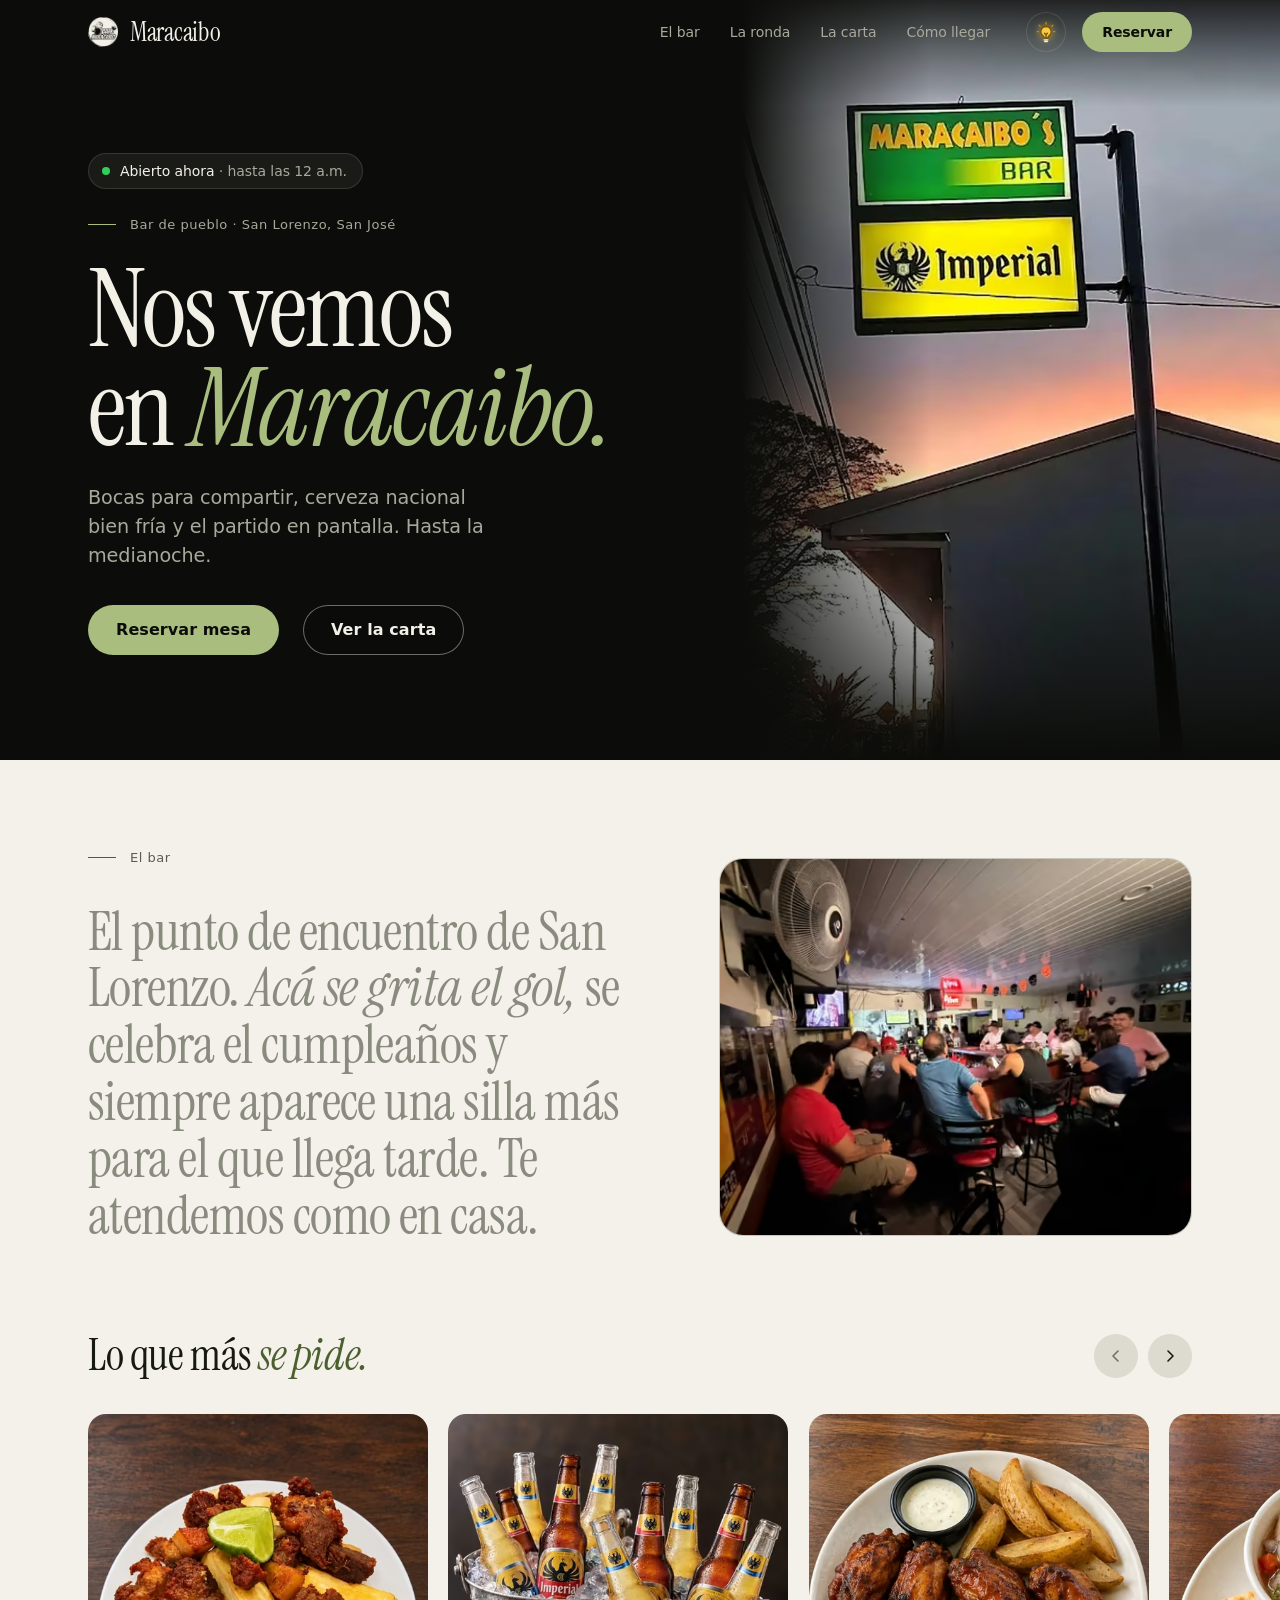
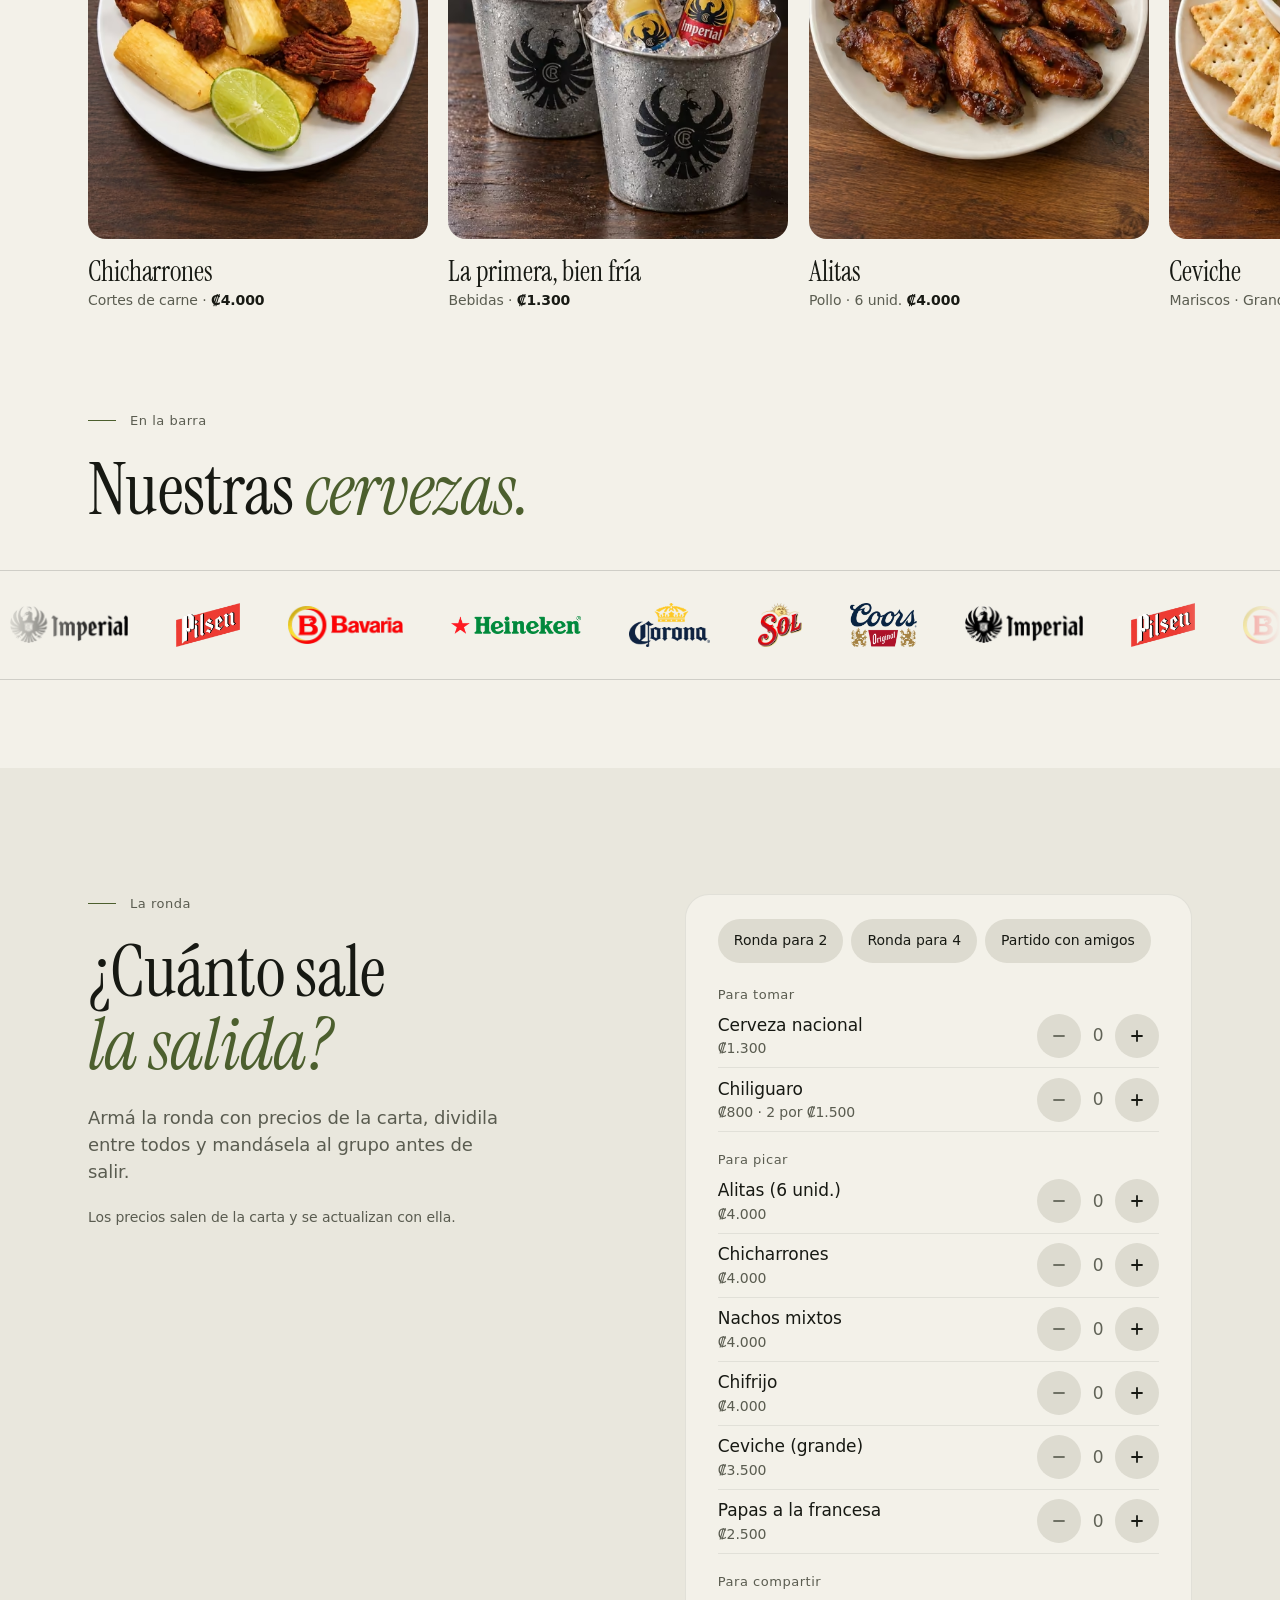
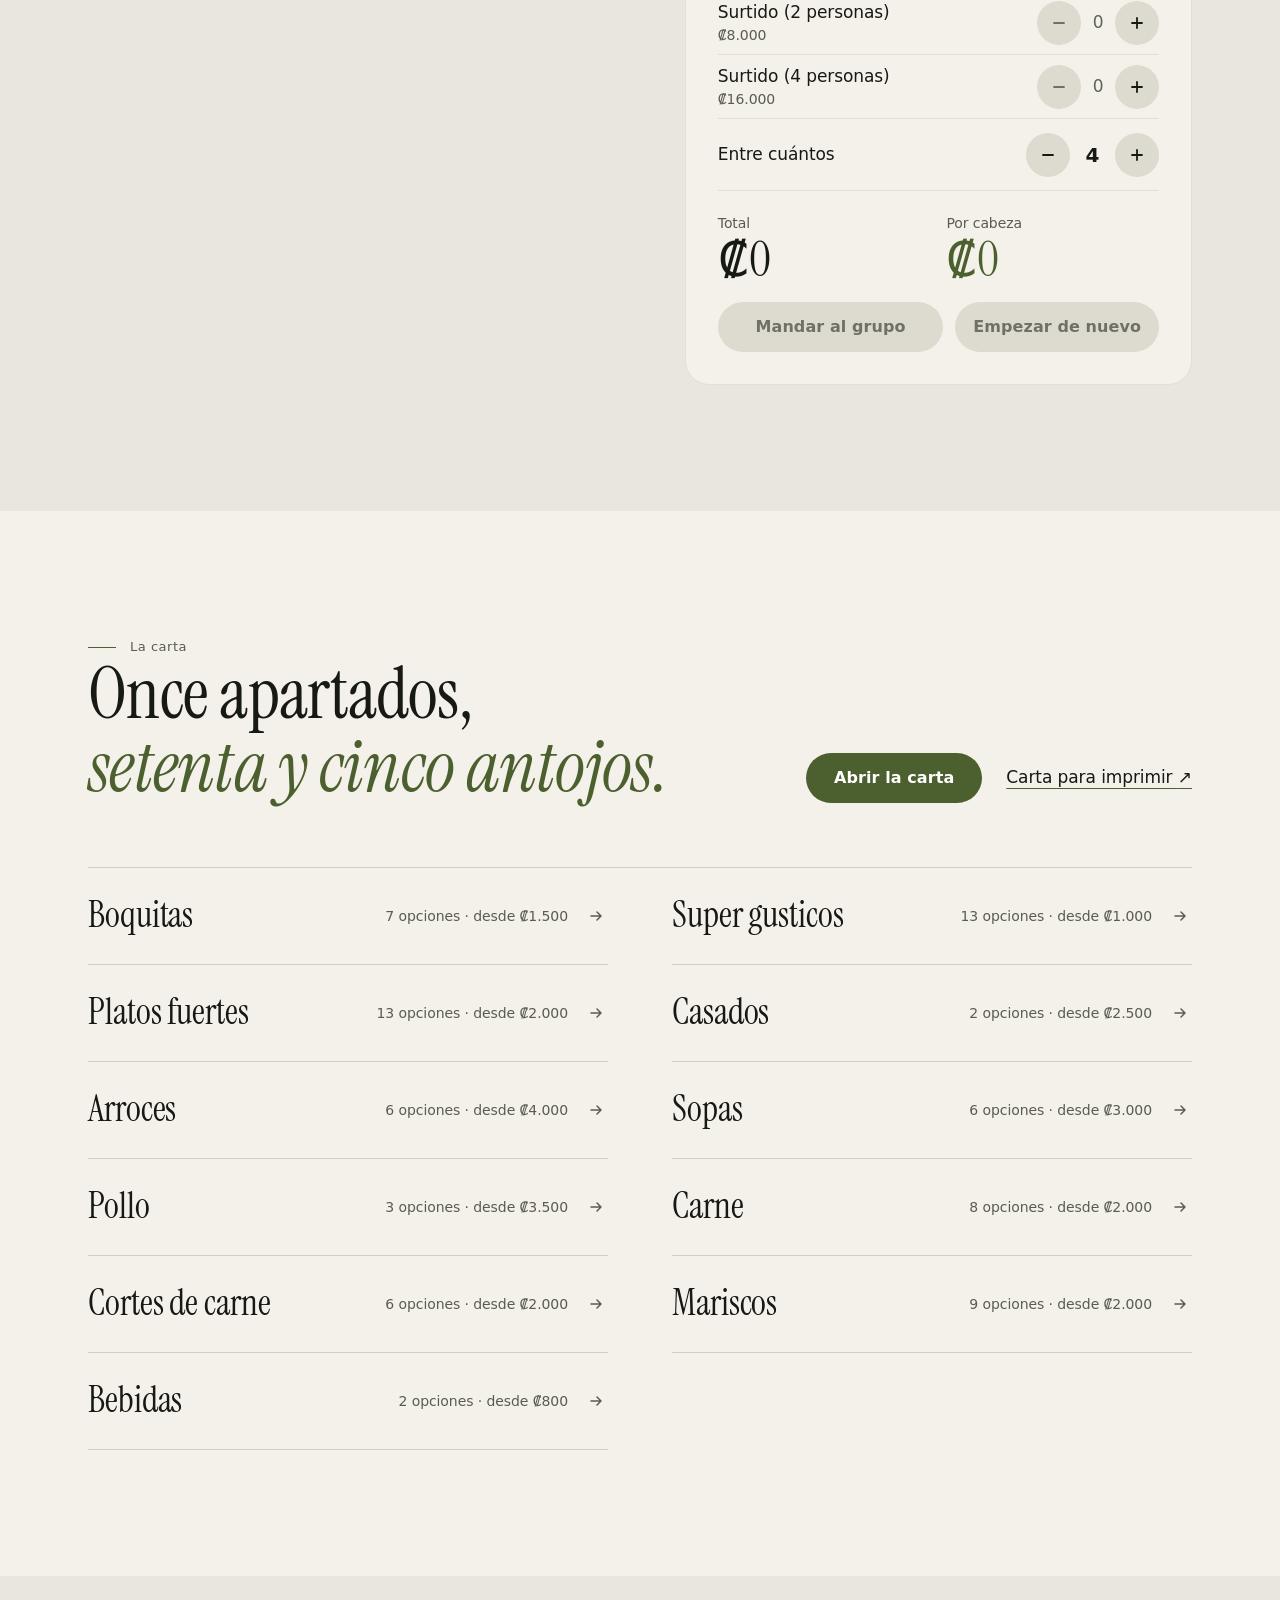
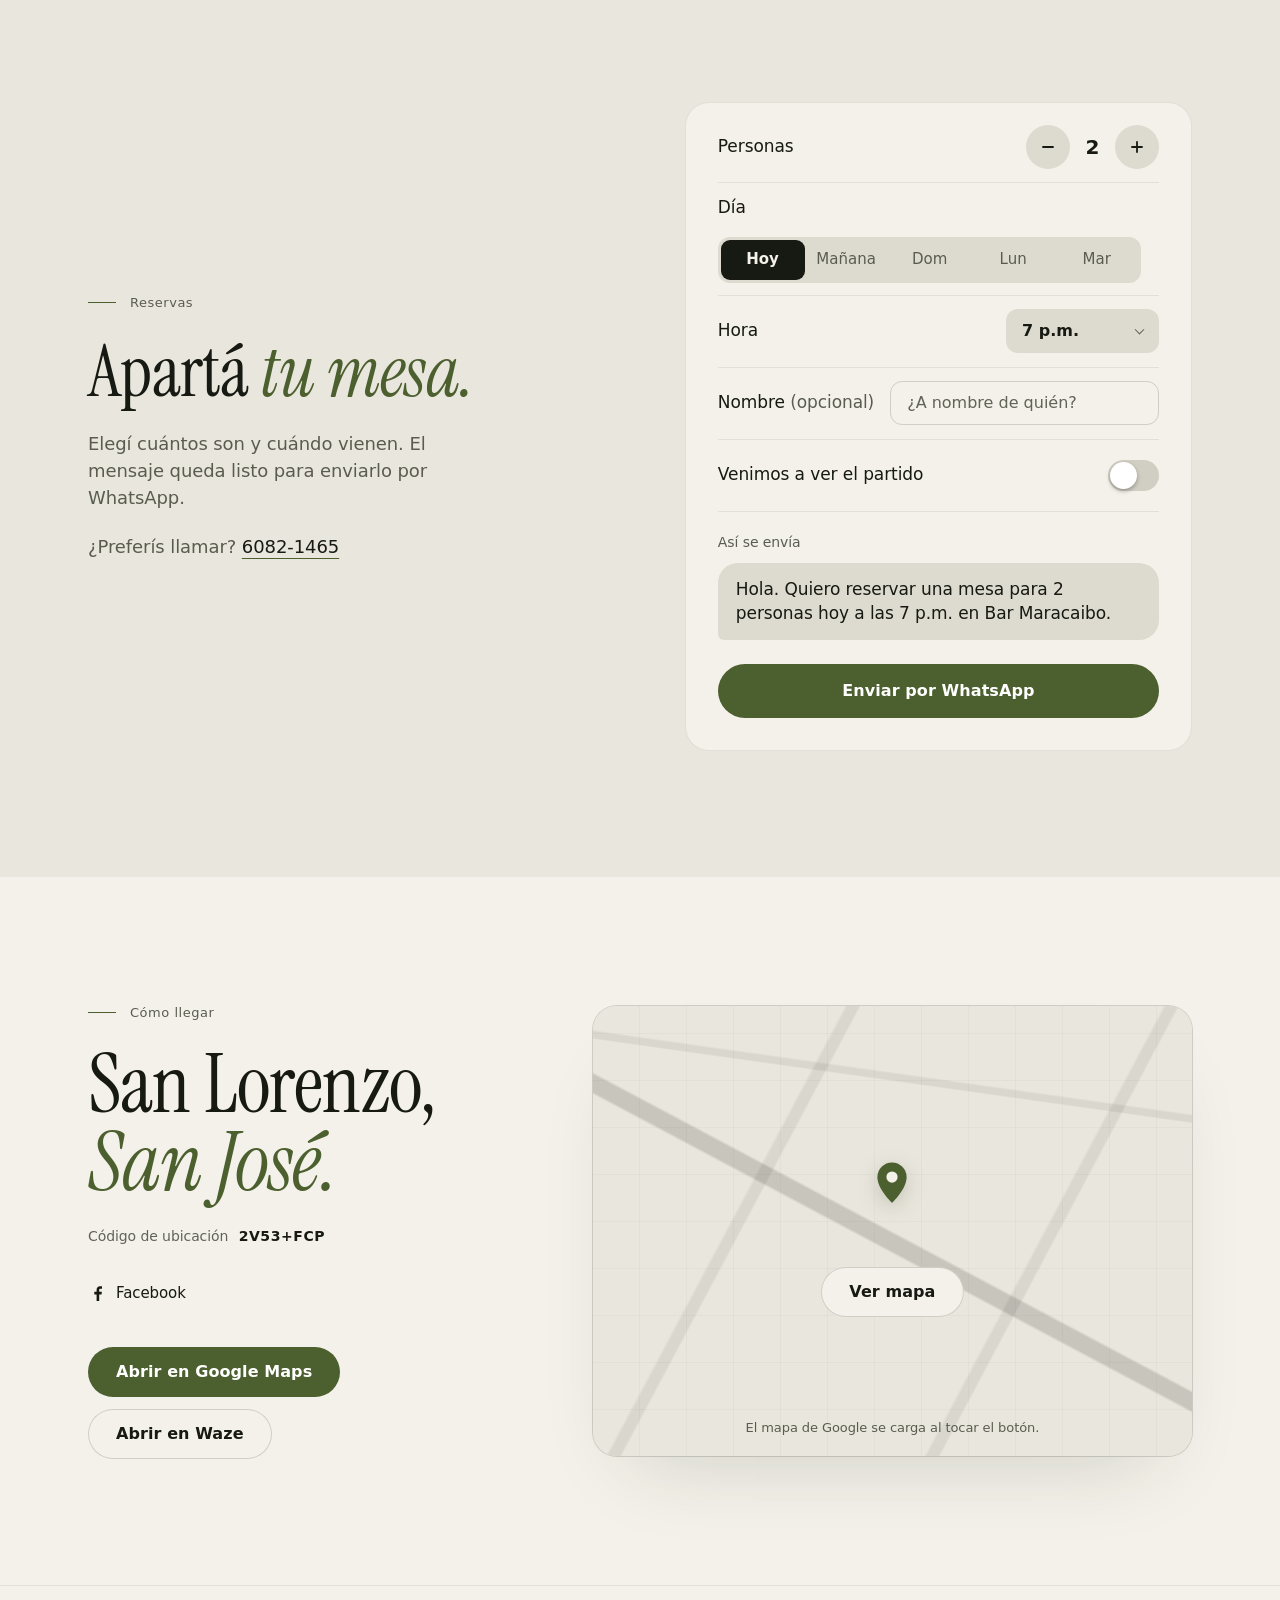
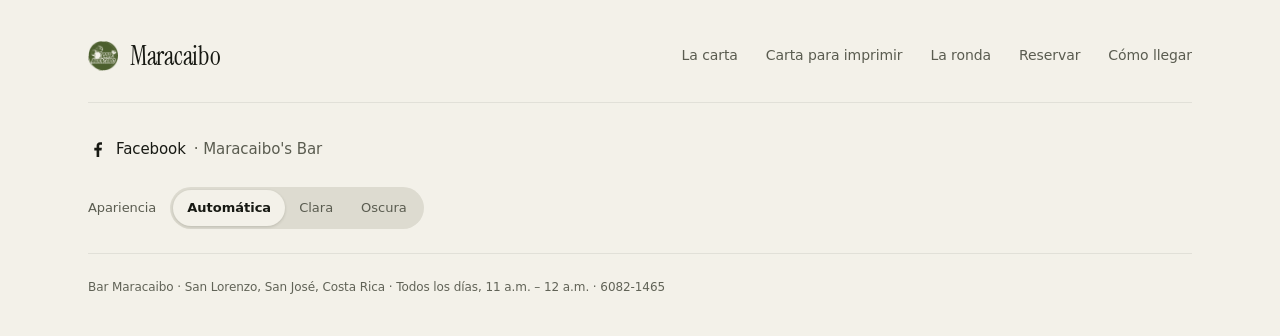
<file: index.html>
<!doctype html>
<html lang="es">
<head>
<meta charset="utf-8">
<meta name="viewport" content="width=device-width,initial-scale=1,viewport-fit=cover">
<title>Bar Maracaibo · San Lorenzo, San José</title>
<meta name="description" content="Bar de pueblo en San Lorenzo, San José. Bocas, cerveza nacional, partidos y buena compañía hasta la medianoche. Mirá la carta, armá la ronda y reservá por WhatsApp.">
<meta name="color-scheme" content="dark light">
<meta name="theme-color" content="#0c0d0a" media="(prefers-color-scheme: dark)">
<meta name="theme-color" content="#f3f1e9" media="(prefers-color-scheme: light)">
<meta property="og:type" content="website">
<meta property="og:locale" content="es_CR">
<meta property="og:url" content="https://bar-maracaibo.github.io/maracaibo/">
<meta property="og:title" content="Bar Maracaibo · San Lorenzo">
<meta property="og:description" content="Bocas, cerveza nacional y buena compañía hasta la medianoche.">
<meta property="og:image" content="https://bar-maracaibo.github.io/maracaibo/og-maracaibo.jpg">
<meta property="og:image:width" content="1200">
<meta property="og:image:height" content="630">
<meta property="og:image:alt" content="Bar Maracaibo: una surtida para compartir sobre una mesa de madera">
<link rel="canonical" href="https://bar-maracaibo.github.io/maracaibo/">
<meta name="twitter:card" content="summary_large_image">
<link rel="icon" type="image/png" sizes="48x48" href="favicon.png">
<link rel="apple-touch-icon" href="logo-maracaibo-web.png">
<link rel="manifest" href="manifest.webmanifest">
<meta name="mobile-web-app-capable" content="yes">
<meta name="apple-mobile-web-app-capable" content="yes">
<meta name="apple-mobile-web-app-title" content="Maracaibo">
<meta name="apple-mobile-web-app-status-bar-style" content="black-translucent">
<link rel="preload" href="fuentes/instrument-serif-latin.woff2" as="font" type="font/woff2" crossorigin>
<link rel="preload" as="image" type="image/avif" imagesrcset="img/portada-rotulo-480.avif 480w, img/portada-rotulo-732.avif 732w" imagesizes="(max-width: 640px) 100vw, min(42vw, 620px)">
<script>/* apariencia elegida antes de pintar, para que no parpadee ; .js también antes de pintar: reserva el lugar de lo que arma JavaScript */document.documentElement.classList.add('js');try{var t=localStorage.getItem('maracaibo-apariencia');if(t==='light'||t==='dark')document.documentElement.dataset.theme=t}catch(e){}</script>
<link rel="stylesheet" href="tokens.css">
<link rel="stylesheet" href="experiencia.css">
<script src="config.js" defer></script>
<script src="menu-datos.js" defer></script>
<script src="img/marcas/marcas.js" defer></script>
<script src="comun.js" defer></script>
<script src="experiencia.js" defer></script>
<!-- JSON-LD:inicio (lo genera herramientas/generar-seo.py; no editar a mano) -->
<script type="application/ld+json">{"@context":"https://schema.org","@type":"BarOrPub","@id":"https://bar-maracaibo.github.io/maracaibo/#bar","name":"Bar Maracaibo","url":"https://bar-maracaibo.github.io/maracaibo/","image":"https://bar-maracaibo.github.io/maracaibo/og-maracaibo.jpg","logo":"https://bar-maracaibo.github.io/maracaibo/icono-512.png","telephone":"+50660821465","address":{"@type":"PostalAddress","addressLocality":"San Lorenzo","addressRegion":"San José","addressCountry":"CR"},"geo":{"@type":"GeoCoordinates","latitude":10.0087064,"longitude":-84.1464181},"hasMap":"https://maps.app.goo.gl/iqMi91LyRhNMNFzu8","openingHoursSpecification":[{"@type":"OpeningHoursSpecification","dayOfWeek":["Monday","Tuesday","Wednesday","Thursday","Friday","Saturday","Sunday"],"opens":"11:00","closes":"23:59"}],"priceRange":"₡","servesCuisine":"Costarricense","acceptsReservations":true,"menu":"https://bar-maracaibo.github.io/maracaibo/menu.html","sameAs":["https://www.facebook.com/barmaracaibocr"],"hasMenu":{"@type":"Menu","name":"La carta","url":"https://bar-maracaibo.github.io/maracaibo/menu.html","inLanguage":"es-CR","hasMenuSection":[{"@type":"MenuSection","name":"Boquitas","hasMenuItem":[{"@type":"MenuItem","name":"Cazuela de frijol","offers":{"@type":"Offer","price":1500,"priceCurrency":"CRC"}},{"@type":"MenuItem","name":"Chorizo colombiano con arepa","offers":{"@type":"Offer","price":1500,"priceCurrency":"CRC"}},{"@type":"MenuItem","name":"Mini nuggets","description":"De pescado o de pollo","offers":{"@type":"Offer","price":1500,"priceCurrency":"CRC"}},{"@type":"MenuItem","name":"Mini nachos","description":"De carne o de pollo","offers":{"@type":"Offer","price":1500,"priceCurrency":"CRC"}},{"@type":"MenuItem","name":"Palitos de queso","description":"3 unidades","offers":{"@type":"Offer","price":1500,"priceCurrency":"CRC"}},{"@type":"MenuItem","name":"Patacones con frijoles molidos","offers":{"@type":"Offer","price":1500,"priceCurrency":"CRC"}},{"@type":"MenuItem","name":"Puntas de lomo","offers":{"@type":"Offer","price":1500,"priceCurrency":"CRC"}}]},{"@type":"MenuSection","name":"Super gusticos","hasMenuItem":[{"@type":"MenuItem","name":"Nachos de carne o pollo","offers":{"@type":"Offer","price":3500,"priceCurrency":"CRC"}},{"@type":"MenuItem","name":"Nachos mixtos","offers":{"@type":"Offer","price":4000,"priceCurrency":"CRC"}},{"@type":"MenuItem","name":"Papa nacho de carne o pollo","offers":{"@type":"Offer","price":4000,"priceCurrency":"CRC"}},{"@type":"MenuItem","name":"Papa nacho mixto","offers":{"@type":"Offer","price":4500,"priceCurrency":"CRC"}},{"@type":"MenuItem","name":"Papas a la francesa","offers":{"@type":"Offer","price":2500,"priceCurrency":"CRC"}},{"@type":"MenuItem","name":"Quesadilla de carne o pollo","offers":{"@type":"Offer","price":3500,"priceCurrency":"CRC"}},{"@type":"MenuItem","name":"Quesadilla mixta","offers":{"@type":"Offer","price":4000,"priceCurrency":"CRC"}},{"@type":"MenuItem","name":"Gallo de chorizo","offers":{"@type":"Offer","price":2000,"priceCurrency":"CRC"}},{"@type":"MenuItem","name":"Dados de queso","description":"6 unidades","offers":{"@type":"Offer","price":2500,"priceCurrency":"CRC"}},{"@type":"MenuItem","name":"Palitos de queso","offers":{"@type":"Offer","price":3000,"priceCurrency":"CRC"}},{"@type":"MenuItem","name":"Ensalada","offers":{"@type":"Offer","price":2000,"priceCurrency":"CRC"}},{"@type":"MenuItem","name":"Taquitos mexicanos","offers":{"@type":"Offer","price":2000,"priceCurrency":"CRC"}},{"@type":"MenuItem","name":"Torta de huevo","offers":{"@type":"Offer","price":1000,"priceCurrency":"CRC"}}]},{"@type":"MenuSection","name":"Platos fuertes","hasMenuItem":[{"@type":"MenuItem","name":"Empanadas colombianas","offers":[{"@type":"Offer","name":"5 unid.","price":5000,"priceCurrency":"CRC"},{"@type":"Offer","name":"10 unid.","price":10000,"priceCurrency":"CRC"}]},{"@type":"MenuItem","name":"Chifrijo","offers":{"@type":"Offer","price":4000,"priceCurrency":"CRC"}},{"@type":"MenuItem","name":"Chifrijolito","offers":{"@type":"Offer","price":2000,"priceCurrency":"CRC"}},{"@type":"MenuItem","name":"Fajitas de carne o pollo","offers":{"@type":"Offer","price":3500,"priceCurrency":"CRC"}},{"@type":"MenuItem","name":"Fajitas mixtas","offers":{"@type":"Offer","price":4000,"priceCurrency":"CRC"}},{"@type":"MenuItem","name":"Frijoles tiernos","offers":{"@type":"Offer","price":3000,"priceCurrency":"CRC"}},{"@type":"MenuItem","name":"Hamburguesa de carne o pollo","offers":{"@type":"Offer","price":3500,"priceCurrency":"CRC"}},{"@type":"MenuItem","name":"Patacones","offers":{"@type":"Offer","price":3000,"priceCurrency":"CRC"}},{"@type":"MenuItem","name":"Patacones con camarones y guacamole","offers":{"@type":"Offer","price":5000,"priceCurrency":"CRC"}},{"@type":"MenuItem","name":"Canasta de patacones pequeña","description":"3 unidades","offers":{"@type":"Offer","price":2000,"priceCurrency":"CRC"}},{"@type":"MenuItem","name":"Ravioles","offers":{"@type":"Offer","price":3000,"priceCurrency":"CRC"}},{"@type":"MenuItem","name":"Tacos","offers":{"@type":"Offer","price":3500,"priceCurrency":"CRC"}},{"@type":"MenuItem","name":"Yuca frita","offers":{"@type":"Offer","price":2500,"priceCurrency":"CRC"}}]},{"@type":"MenuSection","name":"Casados","hasMenuItem":[{"@type":"MenuItem","name":"Casado","offers":[{"@type":"Offer","name":"Pequeño","price":2500,"priceCurrency":"CRC"},{"@type":"Offer","name":"Grande","price":3500,"priceCurrency":"CRC"}]},{"@type":"MenuItem","name":"Bandeja paisa"}]},{"@type":"MenuSection","name":"Arroces","hasMenuItem":[{"@type":"MenuItem","name":"Arroz Maracaibo","offers":{"@type":"Offer","price":4500,"priceCurrency":"CRC"}},{"@type":"MenuItem","name":"Arroz con pollo","offers":{"@type":"Offer","price":4000,"priceCurrency":"CRC"}},{"@type":"MenuItem","name":"Arroz con cerdo","offers":{"@type":"Offer","price":4000,"priceCurrency":"CRC"}},{"@type":"MenuItem","name":"Arroz con carne de res","offers":{"@type":"Offer","price":4000,"priceCurrency":"CRC"}},{"@type":"MenuItem","name":"Arroz a la marinera","offers":{"@type":"Offer","price":4500,"priceCurrency":"CRC"}},{"@type":"MenuItem","name":"Arroz con camarones","offers":{"@type":"Offer","price":4500,"priceCurrency":"CRC"}}]},{"@type":"MenuSection","name":"Sopas","hasMenuItem":[{"@type":"MenuItem","name":"Sopa negra","offers":{"@type":"Offer","price":3000,"priceCurrency":"CRC"}},{"@type":"MenuItem","name":"Sopa de pollo","offers":{"@type":"Offer","price":3000,"priceCurrency":"CRC"}},{"@type":"MenuItem","name":"Sopa de carne","offers":{"@type":"Offer","price":3000,"priceCurrency":"CRC"}},{"@type":"MenuItem","name":"Sopa azteca","offers":{"@type":"Offer","price":3500,"priceCurrency":"CRC"}},{"@type":"MenuItem","name":"Sopa de mariscos en agua","offers":{"@type":"Offer","price":4000,"priceCurrency":"CRC"}},{"@type":"MenuItem","name":"Sopa de mariscos en leche","offers":{"@type":"Offer","price":4500,"priceCurrency":"CRC"}}]},{"@type":"MenuSection","name":"Pollo","hasMenuItem":[{"@type":"MenuItem","name":"Alitas","offers":[{"@type":"Offer","name":"6 unid.","price":4000,"priceCurrency":"CRC"},{"@type":"Offer","name":"12 unid.","price":8000,"priceCurrency":"CRC"}]},{"@type":"MenuItem","name":"Pechuga","offers":{"@type":"Offer","price":3500,"priceCurrency":"CRC"}},{"@type":"MenuItem","name":"Nuggets","offers":{"@type":"Offer","price":3500,"priceCurrency":"CRC"}}]},{"@type":"MenuSection","name":"Carne","hasMenuItem":[{"@type":"MenuItem","name":"Carne mexicana","offers":[{"@type":"Offer","name":"Pequeña","price":2000,"priceCurrency":"CRC"},{"@type":"Offer","name":"Grande","price":3500,"priceCurrency":"CRC"}]},{"@type":"MenuItem","name":"Bistec encebollado","offers":{"@type":"Offer","price":3500,"priceCurrency":"CRC"}},{"@type":"MenuItem","name":"Hígado encebollado","offers":{"@type":"Offer","price":3500,"priceCurrency":"CRC"}},{"@type":"MenuItem","name":"Chalupa de carne o pollo","offers":{"@type":"Offer","price":3500,"priceCurrency":"CRC"}},{"@type":"MenuItem","name":"Chalupa mixta","offers":{"@type":"Offer","price":4000,"priceCurrency":"CRC"}},{"@type":"MenuItem","name":"Burrito de carne o pollo","offers":{"@type":"Offer","price":3500,"priceCurrency":"CRC"}},{"@type":"MenuItem","name":"Burrito mixto","offers":{"@type":"Offer","price":4000,"priceCurrency":"CRC"}},{"@type":"MenuItem","name":"Surtido","description":"Para compartir","offers":[{"@type":"Offer","name":"2 personas","price":8000,"priceCurrency":"CRC"},{"@type":"Offer","name":"4 personas","price":16000,"priceCurrency":"CRC"}]}]},{"@type":"MenuSection","name":"Cortes de carne","hasMenuItem":[{"@type":"MenuItem","name":"Churrasco","offers":{"@type":"Offer","price":8000,"priceCurrency":"CRC"}},{"@type":"MenuItem","name":"Lomito","offers":{"@type":"Offer","price":8000,"priceCurrency":"CRC"}},{"@type":"MenuItem","name":"Cordon bleu","description":"De carne o de pollo","offers":{"@type":"Offer","price":7000,"priceCurrency":"CRC"}},{"@type":"MenuItem","name":"Chicharrones","offers":{"@type":"Offer","price":4000,"priceCurrency":"CRC"}},{"@type":"MenuItem","name":"Mini boca de chicharrón","offers":{"@type":"Offer","price":2000,"priceCurrency":"CRC"}},{"@type":"MenuItem","name":"Costilla de cerdo","offers":{"@type":"Offer","price":4000,"priceCurrency":"CRC"}}]},{"@type":"MenuSection","name":"Mariscos","hasMenuItem":[{"@type":"MenuItem","name":"Mariscada","offers":{"@type":"Offer","price":4500,"priceCurrency":"CRC"}},{"@type":"MenuItem","name":"Ceviche","offers":[{"@type":"Offer","name":"Pequeño","price":2000,"priceCurrency":"CRC"},{"@type":"Offer","name":"Grande","price":3500,"priceCurrency":"CRC"}]},{"@type":"MenuItem","name":"Ceviche mixto","offers":[{"@type":"Offer","name":"Pequeño","price":3000,"priceCurrency":"CRC"},{"@type":"Offer","name":"Grande","price":5000,"priceCurrency":"CRC"}]},{"@type":"MenuItem","name":"Ceviche salpicón","offers":[{"@type":"Offer","name":"Pequeño","price":3500,"priceCurrency":"CRC"},{"@type":"Offer","name":"Grande","price":5000,"priceCurrency":"CRC"}]},{"@type":"MenuItem","name":"Camarones","offers":{"@type":"Offer","price":5000,"priceCurrency":"CRC"}},{"@type":"MenuItem","name":"Filete de pescado","offers":{"@type":"Offer","price":4000,"priceCurrency":"CRC"}},{"@type":"MenuItem","name":"Nuggets de pescado","offers":{"@type":"Offer","price":3500,"priceCurrency":"CRC"}},{"@type":"MenuItem","name":"Torta de huevo con camarones","offers":{"@type":"Offer","price":5000,"priceCurrency":"CRC"}},{"@type":"MenuItem","name":"Espagueti en salsa blanca con camarones","offers":{"@type":"Offer","price":6000,"priceCurrency":"CRC"}}]},{"@type":"MenuSection","name":"Adicionales","hasMenuItem":[{"@type":"MenuItem","name":"Adicional","description":"Para cualquier plato","offers":{"@type":"Offer","price":500,"priceCurrency":"CRC"}},{"@type":"MenuItem","name":"Adicional de guacamole","offers":{"@type":"Offer","price":1000,"priceCurrency":"CRC"}}]},{"@type":"MenuSection","name":"Bebidas","hasMenuItem":[{"@type":"MenuItem","name":"Cerveza nacional","description":"Consultar variedades disponibles","offers":{"@type":"Offer","price":1300,"priceCurrency":"CRC"}},{"@type":"MenuItem","name":"Chiliguaro","description":"Promoción: 2 por ₡1.500","offers":{"@type":"Offer","price":800,"priceCurrency":"CRC"}}]}]}}</script>
<!-- JSON-LD:fin -->
</head>
<body>
<a class="skip" href="#contenido">Ir al contenido</a>

<header class="nav tema-noche" id="nav">
  <div class="nav-inner">
    <a class="brand" href="#inicio" aria-label="Bar Maracaibo, inicio">
      <span class="brand-logo" aria-hidden="true"></span>
      <span>Maracaibo</span>
    </a>
    <nav class="nav-links" aria-label="Secciones">
      <a href="#el-bar">El bar</a>
      <a href="#ronda">La ronda</a>
      <a href="#carta">La carta</a>
      <a href="#llegar">Cómo llegar</a>
    </nav>
    <button class="bulb" id="bulb" type="button" aria-label="Cambiar apariencia">
      <svg viewBox="0 0 24 24" aria-hidden="true">
        <g class="rays"><path d="M12 1.6v1.6M4.4 4.6l1.2 1.2M19.6 4.6l-1.2 1.2M2.2 11.6h1.6M20.2 11.6h1.6"/></g>
        <path class="glass" d="M12 6a5.6 5.6 0 0 0-3.3 10.1c.7.5 1.1 1.2 1.1 2V18.6h4.4v-.5c0-.8.4-1.5 1.1-2A5.6 5.6 0 0 0 12 6Z"/>
        <path class="filament" d="M10.4 13.4 12 15l1.6-1.6M12 15v3.4"/>
        <path d="M9.9 20.6h4.2M10.6 22.4h2.8"/>
      </svg>
    </button>
    <a class="nav-cta" href="#reservar">Reservar</a>
    <button class="nav-menu" id="menuBtn" type="button" aria-expanded="false" aria-controls="sheet" aria-label="Abrir menú">
      <span aria-hidden="true"></span>
    </button>
  </div>
</header>

<div class="sheet" id="sheet" hidden>
  <nav aria-label="Menú">
    <a href="#el-bar">El bar</a>
    <a href="#ronda">La ronda</a>
    <a href="menu.html">La carta</a>
    <a href="#reservar">Reservar</a>
    <a href="#llegar">Cómo llegar</a>
  </nav>
  <p class="status" data-status hidden><span class="status-dot" aria-hidden="true"></span><span data-status-text></span></p>
  <p>WhatsApp <a data-wa="" data-cfg="telefono" target="_blank" rel="noopener"></a><br><span data-cfg="direccion"></span><br><span data-cfg="horario"></span></p>
</div>

<main id="contenido">

  <!-- 1 · Portada -->
  <section class="hero tema-noche" id="inicio" aria-labelledby="hero-title">
    <figure class="hero-photo">
      <picture><source type="image/avif" srcset="img/portada-rotulo-480.avif 480w, img/portada-rotulo-732.avif 732w" sizes="(max-width: 640px) 100vw, min(42vw, 620px)"><source type="image/webp" srcset="img/portada-rotulo-480.webp 480w, img/portada-rotulo-732.webp 732w" sizes="(max-width: 640px) 100vw, min(42vw, 620px)"><img id="heroImg" src="img/portada-rotulo-732.jpg" srcset="img/portada-rotulo-480.jpg 480w, img/portada-rotulo-732.jpg 732w" sizes="(max-width: 640px) 100vw, min(42vw, 620px)" alt="El rótulo de Maracaibo&#39;s Bar encendido al atardecer" width="732" height="1568" fetchpriority="high"></picture>
    </figure>
    <div class="hero-inner frame">
      <div class="hero-copy">
        <p class="status" data-status hidden><span class="status-dot" aria-hidden="true"></span><span data-status-text></span></p>
        <p class="kicker">Bar de pueblo · San Lorenzo, San José</p>
        <h1 id="hero-title" class="display hero-title">Nos vemos<br>en <em>Maracaibo.</em></h1>
        <p class="hero-lede">Bocas para compartir, cerveza nacional bien fría y el partido en pantalla. Hasta la medianoche.</p>
        <div class="actions">
          <a class="btn btn-main" href="#reservar">Reservar mesa</a>
          <a class="btn btn-line" href="menu.html">Ver la carta</a>
        </div>
      </div>
    </div>
  </section>

  <!-- 2 · El bar: declaración y lo que más se pide -->
  <section class="statement" id="el-bar" aria-labelledby="statement-label">
    <div class="frame statement-grid">
      <div>
      <p class="kicker" id="statement-label">El bar</p>
      <!-- TODO-DUEÑO: confirmar este texto (punto de encuentro del barrio, partidos, atención). -->
      <p class="display statement-text" id="statement">El punto de encuentro de San Lorenzo. <em>Acá se grita el gol,</em> se celebra el cumpleaños y siempre aparece una silla más para el que llega tarde. <span class="soft">Te atendemos como en casa.</span></p>
      </div>
      <!-- TODO-DUEÑO: la foto tiene decoración de Halloween; cambiarla en noviembre. -->
      <figure class="statement-photo"><picture><source type="image/avif" srcset="img/bar-ambiente-ancho-480.avif 480w, img/bar-ambiente-ancho-800.avif 800w, img/bar-ambiente-ancho-1200.avif 1200w" sizes="(max-width: 900px) calc(100vw - 40px), 480px"><source type="image/webp" srcset="img/bar-ambiente-ancho-480.webp 480w, img/bar-ambiente-ancho-800.webp 800w, img/bar-ambiente-ancho-1200.webp 1200w" sizes="(max-width: 900px) calc(100vw - 40px), 480px"><img loading="lazy" decoding="async" src="img/bar-ambiente-ancho-800.jpg" srcset="img/bar-ambiente-ancho-480.jpg 480w, img/bar-ambiente-ancho-800.jpg 800w, img/bar-ambiente-ancho-1200.jpg 1200w" sizes="(max-width: 900px) calc(100vw - 40px), 480px" alt="Bar Maracaibo lleno, gente en la barra viendo el partido" width="1600" height="1200"></picture></figure>
    </div>

    <div class="favs">
      <div class="frame favs-head">
        <h2 class="display h3" id="favs-title">Lo que más <em>se pide.</em></h2>
        <div class="rail-nav" aria-hidden="true">
          <button type="button" class="round" id="railPrev" tabindex="-1"><svg viewBox="0 0 16 16"><path d="M10 3 5 8l5 5"/></svg></button>
          <button type="button" class="round" id="railNext" tabindex="-1"><svg viewBox="0 0 16 16"><path d="m6 3 5 5-5 5"/></svg></button>
        </div>
      </div>
      <ul class="rail" id="rail" aria-labelledby="favs-title">
        <li><a class="fav" href="menu.html#cortes" data-item="Chicharrones">
          <figure><picture><source type="image/avif" srcset="img/chicharrones_reales-480.avif 480w, img/chicharrones_reales-800.avif 800w, img/chicharrones_reales-1024.avif 1024w" sizes="(max-width: 640px) 62vw, 340px"><source type="image/webp" srcset="img/chicharrones_reales-480.webp 480w, img/chicharrones_reales-800.webp 800w, img/chicharrones_reales-1024.webp 1024w" sizes="(max-width: 640px) 62vw, 340px"><img src="img/chicharrones_reales-800.jpg" srcset="img/chicharrones_reales-480.jpg 480w, img/chicharrones_reales-800.jpg 800w, img/chicharrones_reales-1024.jpg 1024w" sizes="(max-width: 640px) 62vw, 340px" alt="Chicharrones con yuca y limón" width="1024" height="1536" loading="lazy"></picture></figure>
          <span class="fav-name">Chicharrones</span><span class="fav-meta">Cortes de carne</span></a></li>
        <li><a class="fav" href="menu.html#bebidas" data-item="Cerveza nacional">
          <figure><picture><source type="image/avif" srcset="img/imperial_real-480.avif 480w, img/imperial_real-800.avif 800w, img/imperial_real-1024.avif 1024w" sizes="(max-width: 640px) 62vw, 340px"><source type="image/webp" srcset="img/imperial_real-480.webp 480w, img/imperial_real-800.webp 800w, img/imperial_real-1024.webp 1024w" sizes="(max-width: 640px) 62vw, 340px"><img src="img/imperial_real-800.jpg" srcset="img/imperial_real-480.jpg 480w, img/imperial_real-800.jpg 800w, img/imperial_real-1024.jpg 1024w" sizes="(max-width: 640px) 62vw, 340px" alt="Cervezas Imperial bien frías en cubetas con hielo, sobre una mesa de madera" width="1024" height="1536" loading="lazy"></picture></figure>
          <span class="fav-name">La primera, bien fría</span><span class="fav-meta">Bebidas</span></a></li>
        <li><a class="fav" href="menu.html#pollo" data-item="Alitas (6 unid.)">
          <figure><picture><source type="image/avif" srcset="img/fb_alitas-480.avif 480w, img/fb_alitas-800.avif 800w, img/fb_alitas-1024.avif 1024w" sizes="(max-width: 640px) 62vw, 340px"><source type="image/webp" srcset="img/fb_alitas-480.webp 480w, img/fb_alitas-800.webp 800w, img/fb_alitas-1024.webp 1024w" sizes="(max-width: 640px) 62vw, 340px"><img src="img/fb_alitas-800.jpg" srcset="img/fb_alitas-480.jpg 480w, img/fb_alitas-800.jpg 800w, img/fb_alitas-1024.jpg 1024w" sizes="(max-width: 640px) 62vw, 340px" alt="Alitas de pollo con papas gajo" width="1024" height="1536" loading="lazy"></picture></figure>
          <span class="fav-name">Alitas</span><span class="fav-meta">Pollo</span></a></li>
        <li><a class="fav" href="menu.html#mariscos" data-item="Ceviche (grande)">
          <figure><picture><source type="image/avif" srcset="img/impreso_ceviche-480.avif 480w, img/impreso_ceviche-800.avif 800w, img/impreso_ceviche-1024.avif 1024w" sizes="(max-width: 640px) 62vw, 340px"><source type="image/webp" srcset="img/impreso_ceviche-480.webp 480w, img/impreso_ceviche-800.webp 800w, img/impreso_ceviche-1024.webp 1024w" sizes="(max-width: 640px) 62vw, 340px"><img src="img/impreso_ceviche-800.jpg" srcset="img/impreso_ceviche-480.jpg 480w, img/impreso_ceviche-800.jpg 800w, img/impreso_ceviche-1024.jpg 1024w" sizes="(max-width: 640px) 62vw, 340px" alt="Ceviche de pescado con galletas y limón" width="1024" height="1536" loading="lazy"></picture></figure>
          <span class="fav-name">Ceviche</span><span class="fav-meta">Mariscos</span></a></li>
        <li><a class="fav" href="menu.html#fuertes" data-item="Fajitas de carne o pollo">
          <figure><picture><source type="image/avif" srcset="img/impreso_fajitas-480.avif 480w, img/impreso_fajitas-800.avif 800w, img/impreso_fajitas-1024.avif 1024w" sizes="(max-width: 640px) 62vw, 340px"><source type="image/webp" srcset="img/impreso_fajitas-480.webp 480w, img/impreso_fajitas-800.webp 800w, img/impreso_fajitas-1024.webp 1024w" sizes="(max-width: 640px) 62vw, 340px"><img src="img/impreso_fajitas-800.jpg" srcset="img/impreso_fajitas-480.jpg 480w, img/impreso_fajitas-800.jpg 800w, img/impreso_fajitas-1024.jpg 1024w" sizes="(max-width: 640px) 62vw, 340px" alt="Fajitas de pollo con chile dulce y cebolla" width="1024" height="1536" loading="lazy"></picture></figure>
          <span class="fav-name">Fajitas</span><span class="fav-meta">Platos fuertes</span></a></li>
        <li><a class="fav" href="menu.html#fuertes" data-item="Tacos">
          <figure><picture><source type="image/avif" srcset="img/tacos-480.avif 480w, img/tacos-800.avif 800w, img/tacos-1024.avif 1024w" sizes="(max-width: 640px) 62vw, 340px"><source type="image/webp" srcset="img/tacos-480.webp 480w, img/tacos-800.webp 800w, img/tacos-1024.webp 1024w" sizes="(max-width: 640px) 62vw, 340px"><img src="img/tacos-800.jpg" srcset="img/tacos-480.jpg 480w, img/tacos-800.jpg 800w, img/tacos-1024.jpg 1024w" sizes="(max-width: 640px) 62vw, 340px" alt="Tacos dorados de carne deshebrada con cebolla morada, culantro y consomé" width="1024" height="1536" loading="lazy"></picture></figure>
          <span class="fav-name">Tacos</span><span class="fav-meta">Platos fuertes</span></a></li>
      </ul>
    </div>
  </section>

  <!-- 2b · Nuestras cervezas: logos de img/marcas/ según config.js ("cervezas"); [] = no aparece -->
  <!-- CERVEZAS:inicio (lo genera herramientas/generar-seo.py desde config.js; no editar a mano) -->
  <section class="cervezas" id="cervezas" aria-labelledby="cervezas-title" data-marcas="imperial,pilsen,bavaria,heineken,corona,sol,coors">
    <div class="frame">
      <header class="head">
        <p class="kicker">En la barra</p>
        <h2 id="cervezas-title" class="display h2">Nuestras <em>cervezas.</em></h2>
      </header>
    </div>
    <div class="marcas"><div class="marcas-view" tabindex="0" role="region" aria-label="Logos de las cervezas"><div class="marcas-track"><ul class="marcas-set"><li class="marca"><picture><source type="image/webp" srcset="img/marcas/imperial.webp"><img src="img/marcas/imperial.png" alt="Imperial" width="118" height="37" loading="lazy" decoding="async"></picture></li><li class="marca"><picture><source type="image/webp" srcset="img/marcas/pilsen.webp"><img src="img/marcas/pilsen.png" alt="Pilsen" width="64" height="44" loading="lazy" decoding="async"></picture></li><li class="marca"><picture><source type="image/webp" srcset="img/marcas/bavaria.webp"><img src="img/marcas/bavaria.png" alt="Bavaria" width="115" height="38" loading="lazy" decoding="async"></picture></li><li class="marca"><picture><source type="image/webp" srcset="img/marcas/heineken.webp"><img src="img/marcas/heineken.png" alt="Heineken" width="130" height="18" loading="lazy" decoding="async"></picture></li><li class="marca"><picture><source type="image/webp" srcset="img/marcas/corona.webp"><img src="img/marcas/corona.png" alt="Corona" width="81" height="44" loading="lazy" decoding="async"></picture></li><li class="marca"><picture><source type="image/webp" srcset="img/marcas/sol.webp"><img src="img/marcas/sol.png" alt="Sol" width="44" height="44" loading="lazy" decoding="async"></picture></li><li class="marca"><picture><source type="image/webp" srcset="img/marcas/coors.webp"><img src="img/marcas/coors.png" alt="Coors" width="67" height="44" loading="lazy" decoding="async"></picture></li></ul><ul class="marcas-set" aria-hidden="true"><li class="marca"><picture><source type="image/webp" srcset="img/marcas/imperial.webp"><img src="img/marcas/imperial.png" alt="" width="118" height="37" loading="lazy" decoding="async"></picture></li><li class="marca"><picture><source type="image/webp" srcset="img/marcas/pilsen.webp"><img src="img/marcas/pilsen.png" alt="" width="64" height="44" loading="lazy" decoding="async"></picture></li><li class="marca"><picture><source type="image/webp" srcset="img/marcas/bavaria.webp"><img src="img/marcas/bavaria.png" alt="" width="115" height="38" loading="lazy" decoding="async"></picture></li><li class="marca"><picture><source type="image/webp" srcset="img/marcas/heineken.webp"><img src="img/marcas/heineken.png" alt="" width="130" height="18" loading="lazy" decoding="async"></picture></li><li class="marca"><picture><source type="image/webp" srcset="img/marcas/corona.webp"><img src="img/marcas/corona.png" alt="" width="81" height="44" loading="lazy" decoding="async"></picture></li><li class="marca"><picture><source type="image/webp" srcset="img/marcas/sol.webp"><img src="img/marcas/sol.png" alt="" width="44" height="44" loading="lazy" decoding="async"></picture></li><li class="marca"><picture><source type="image/webp" srcset="img/marcas/coors.webp"><img src="img/marcas/coors.png" alt="" width="67" height="44" loading="lazy" decoding="async"></picture></li></ul></div></div></div>
  </section>
  <!-- CERVEZAS:fin -->

  <!-- 3 · Partidos de la semana: CONFIG.partidos o la hoja de Google; oculto si no hay -->
  <section class="matches" id="partidos" aria-labelledby="matches-title" hidden>
    <div class="frame">
      <header class="head head-row">
        <div>
          <p class="kicker">En la pantalla</p>
          <h2 id="matches-title" class="display h2">Partidos de <em>la semana.</em></h2>
        </div>
        <p class="body">Llegá temprano o apartá la mesa para el partido.</p>
      </header>
      <ul class="match-list" id="matchList"></ul>
    </div>
  </section>

  <!-- 4 · La ronda: calculadora para el grupo -->
  <section class="ronda" id="ronda" aria-labelledby="ronda-title">
    <div class="frame split">
      <div class="ronda-copy">
        <p class="kicker">La ronda</p>
        <h2 id="ronda-title" class="display h2">¿Cuánto sale <em>la salida?</em></h2>
        <p class="body">Armá la ronda con precios de la carta, dividila entre todos y mandásela al grupo antes de salir.</p>
        <p class="caption">Los precios salen de la carta y se actualizan con ella.</p>
      </div>
      <div class="card ronda-card">
        <div class="presets" role="group" aria-label="Atajos">
          <button type="button" class="chip" data-preset="dos">Ronda para 2</button>
          <button type="button" class="chip" data-preset="cuatro">Ronda para 4</button>
          <button type="button" class="chip" data-preset="partido">Partido con amigos</button>
        </div>
        <div id="rondaList" class="ronda-list"><noscript><p class="caption">Activá JavaScript para usar la calculadora, o mirá los precios en <a class="link" href="menu.html">la carta</a>.</p></noscript></div>
        <div class="row">
          <span class="row-label" id="splitLabel">Entre cuántos</span>
          <div class="stepper" role="group" aria-labelledby="splitLabel">
            <button type="button" id="splitMinus" aria-label="Una persona menos"><svg viewBox="0 0 14 14" aria-hidden="true"><path d="M2 7h10"/></svg></button>
            <output id="split">4</output>
            <button type="button" id="splitPlus" aria-label="Una persona más"><svg viewBox="0 0 14 14" aria-hidden="true"><path d="M7 2v10M2 7h10"/></svg></button>
          </div>
        </div>
        <div class="tally" aria-live="polite">
          <div><span class="caption">Total</span><strong id="total">₡0</strong></div>
          <div><span class="caption">Por cabeza</span><strong id="each" class="each">₡0</strong></div>
        </div>
        <div class="ronda-actions">
          <button type="button" class="btn btn-main" id="shareRonda" disabled>Mandar al grupo</button>
          <button type="button" class="btn btn-quiet" id="resetRonda" disabled>Empezar de nuevo</button>
        </div>
      </div>
    </div>
  </section>

  <!-- 4 · La carta -->
  <section class="carta" id="carta" aria-labelledby="carta-title">
    <div class="frame">
      <header class="head head-row">
        <div>
          <p class="kicker">La carta</p>
          <h2 id="carta-title" class="display h2">Toda la carta,<br><em>apartado por apartado.</em></h2>
        </div>
        <div class="actions">
          <a class="btn btn-main" href="menu.html">Abrir la carta</a>
          <a class="link" href="menu-impreso.pdf" target="_blank" rel="noopener">Carta para imprimir <span aria-hidden="true">↗</span></a>
        </div>
      </header>
      <ol class="index" id="index">
        <noscript><li><a href="menu.html">Ver todos los platos y precios</a></li></noscript>
      </ol>
    </div>
  </section>

  <!-- 5 · Reservar -->
  <section class="reserve" id="reservar" aria-labelledby="reserve-title">
    <div class="frame split">
      <div class="reserve-copy">
        <p class="kicker">Reservas</p>
        <h2 id="reserve-title" class="display h2">Apartá <em>tu mesa.</em></h2>
        <p class="body">Elegí cuántos son y cuándo vienen. El mensaje queda listo para enviarlo por WhatsApp.</p>
        <p class="body">¿Preferís llamar? <a class="link" data-tel data-cfg="telefono"></a></p>
      </div>
      <form class="card" id="reserveForm" aria-label="Armar mensaje de reserva">
        <div class="row">
          <span class="row-label" id="peopleLabel">Personas</span>
          <div class="stepper" role="group" aria-labelledby="peopleLabel">
            <button type="button" id="minus" aria-label="Una persona menos"><svg viewBox="0 0 14 14" aria-hidden="true"><path d="M2 7h10"/></svg></button>
            <output id="people" aria-live="polite">2</output>
            <button type="button" id="plus" aria-label="Una persona más"><svg viewBox="0 0 14 14" aria-hidden="true"><path d="M7 2v10M2 7h10"/></svg></button>
          </div>
        </div>
        <div class="row row-stack">
          <span class="row-label" id="whenLabel">Día</span>
          <div class="seg seg-days" role="radiogroup" aria-labelledby="whenLabel" id="when"></div>
        </div>
        <div class="row">
          <label class="row-label" for="hora">Hora</label>
          <div class="select"><select id="hora"></select></div>
        </div>
        <div class="row row-field">
          <label class="row-label" for="nombre">Nombre <span class="opt">(opcional)</span></label>
          <input id="nombre" type="text" autocomplete="given-name" autocapitalize="words" enterkeyhint="done" maxlength="40" placeholder="¿A nombre de quién?">
        </div>
        <label class="row" for="match">
          <span class="row-label" id="matchLabel">Venimos a ver el partido</span>
          <span class="switch"><input type="checkbox" id="match" role="switch"><span aria-hidden="true"></span></span>
        </label>
        <div class="preview">
          <span class="caption">Así se envía</span>
          <p class="bubble" id="bubble">Hola, quiero reservar una mesa para 2 personas hoy en Bar Maracaibo.</p>
        </div>
        <a class="btn btn-main btn-block" id="send" data-wa="Hola, quiero reservar una mesa en Bar Maracaibo." target="_blank" rel="noopener">Enviar por WhatsApp</a>
      </form>
    </div>
  </section>

  <!-- 6 · Cómo llegar -->
  <section class="visit" id="llegar" aria-labelledby="visit-title">
    <div class="frame visit-grid">
      <div class="visit-copy">
        <p class="kicker">Cómo llegar</p>
        <h2 id="visit-title" class="display visit-title">San Lorenzo, <em>San José.</em></h2>
        <p class="plus">Código de ubicación <strong data-cfg="codigoUbicacion"></strong></p>
        <p class="social"><a class="social-link" data-cfg-href="facebook" target="_blank" rel="noopener"><svg viewBox="0 0 20 20" aria-hidden="true"><path d="M11.2 18v-6.6h2.3l.4-2.7h-2.7V7c0-.8.3-1.3 1.4-1.3H14V3.3c-.3 0-1.1-.1-2-.1-2 0-3.4 1.2-3.4 3.5v2H6.3v2.7h2.3V18"/></svg>Facebook</a><a class="social-link" data-cfg-href="instagram" target="_blank" rel="noopener"><svg viewBox="0 0 20 20" aria-hidden="true"><rect x="3" y="3" width="14" height="14" rx="4"/><circle cx="10" cy="10" r="3.2"/><circle cx="14.3" cy="5.7" r=".6"/></svg>Instagram</a><a class="rating" data-rating target="_blank" rel="noopener" hidden></a></p>
        <div class="actions">
          <a class="btn btn-main" href="https://maps.app.goo.gl/iqMi91LyRhNMNFzu8" target="_blank" rel="noopener">Abrir en Google Maps</a>
          <a class="btn btn-line" href="https://waze.com/ul?ll=10.0087064%2C-84.1464181&amp;navigate=yes" target="_blank" rel="noopener">Abrir en Waze</a>
        </div>
      </div>
      <div class="map" id="map" data-src="https://www.google.com/maps/embed?pb=!1m18!1m12!1m3!1d1200!2d-84.1464181!3d10.0087064!2m3!1f0!2f0!3f0!3m2!1i1024!2i768!4f13.1!3m3!1m2!1s0x8fa0fa60f5cc3085%3A0x789d5083611dd5b0!2sBar%20Maracaibo!5e0!3m2!1ses!2scr!4v1760800000000!5m2!1ses!2scr">
        <div class="map-still" aria-hidden="true">
          <svg class="map-pin" viewBox="0 0 32 40"><path d="M16 39s13-12.2 13-23A13 13 0 0 0 3 16c0 10.8 13 23 13 23Z"/><circle cx="16" cy="16" r="5"/></svg>
        </div>
        <button type="button" class="btn btn-line map-btn" id="mapBtn">Ver mapa</button>
        <p class="map-note">El mapa de Google se carga al tocar el botón.</p>
      </div>
    </div>
  </section>
</main>

<footer class="footer">
  <div class="frame footer-inner">
    <a class="brand" href="#inicio"><span class="brand-logo" aria-hidden="true"></span><span>Maracaibo</span></a>
    <nav aria-label="Pie de página">
      <a href="menu.html">La carta</a>
      <a href="menu-impreso.pdf" target="_blank" rel="noopener">Carta para imprimir</a>
      <a href="#ronda">La ronda</a>
      <a href="#reservar">Reservar</a>
      <a href="#llegar">Cómo llegar</a>
    </nav>
    <p class="social"><a class="social-link" data-cfg-href="facebook" target="_blank" rel="noopener"><svg viewBox="0 0 20 20" aria-hidden="true"><path d="M11.2 18v-6.6h2.3l.4-2.7h-2.7V7c0-.8.3-1.3 1.4-1.3H14V3.3c-.3 0-1.1-.1-2-.1-2 0-3.4 1.2-3.4 3.5v2H6.3v2.7h2.3V18"/></svg>Facebook <span class="social-name" data-cfg="facebookNombre"></span></a><a class="social-link" data-cfg-href="instagram" target="_blank" rel="noopener"><svg viewBox="0 0 20 20" aria-hidden="true"><rect x="3" y="3" width="14" height="14" rx="4"/><circle cx="10" cy="10" r="3.2"/><circle cx="14.3" cy="5.7" r=".6"/></svg>Instagram</a><a class="rating" data-rating target="_blank" rel="noopener" hidden></a></p>
    <div class="look">
      <span id="lookLabel">Apariencia</span>
      <div class="look-seg" role="radiogroup" aria-labelledby="lookLabel" id="look">
        <button type="button" role="radio" aria-checked="true" data-look="auto">Automática</button>
        <button type="button" role="radio" aria-checked="false" data-look="light">Clara</button>
        <button type="button" role="radio" aria-checked="false" data-look="dark">Oscura</button>
      </div>
    </div>
    <p><span>Bar Maracaibo</span> · <span data-cfg="direccion"></span> · <span data-cfg="horario"></span> · <span data-cfg="telefono"></span></p>
    <noscript><p>Bar Maracaibo · San Lorenzo, San José · Todos los días, 11 a.m. – 12 a.m. · WhatsApp 6082-1465</p></noscript>
  </div>
</footer>

<nav class="dock" id="dock" aria-label="Accesos rápidos">
  <a href="menu.html">Carta</a>
  <a href="#llegar">Llegar</a>
  <a class="dock-main" href="#reservar">Reservar</a>
</nav>
<div class="toast" id="toast" role="status" aria-live="polite"></div>
</body>
</html>
</file>
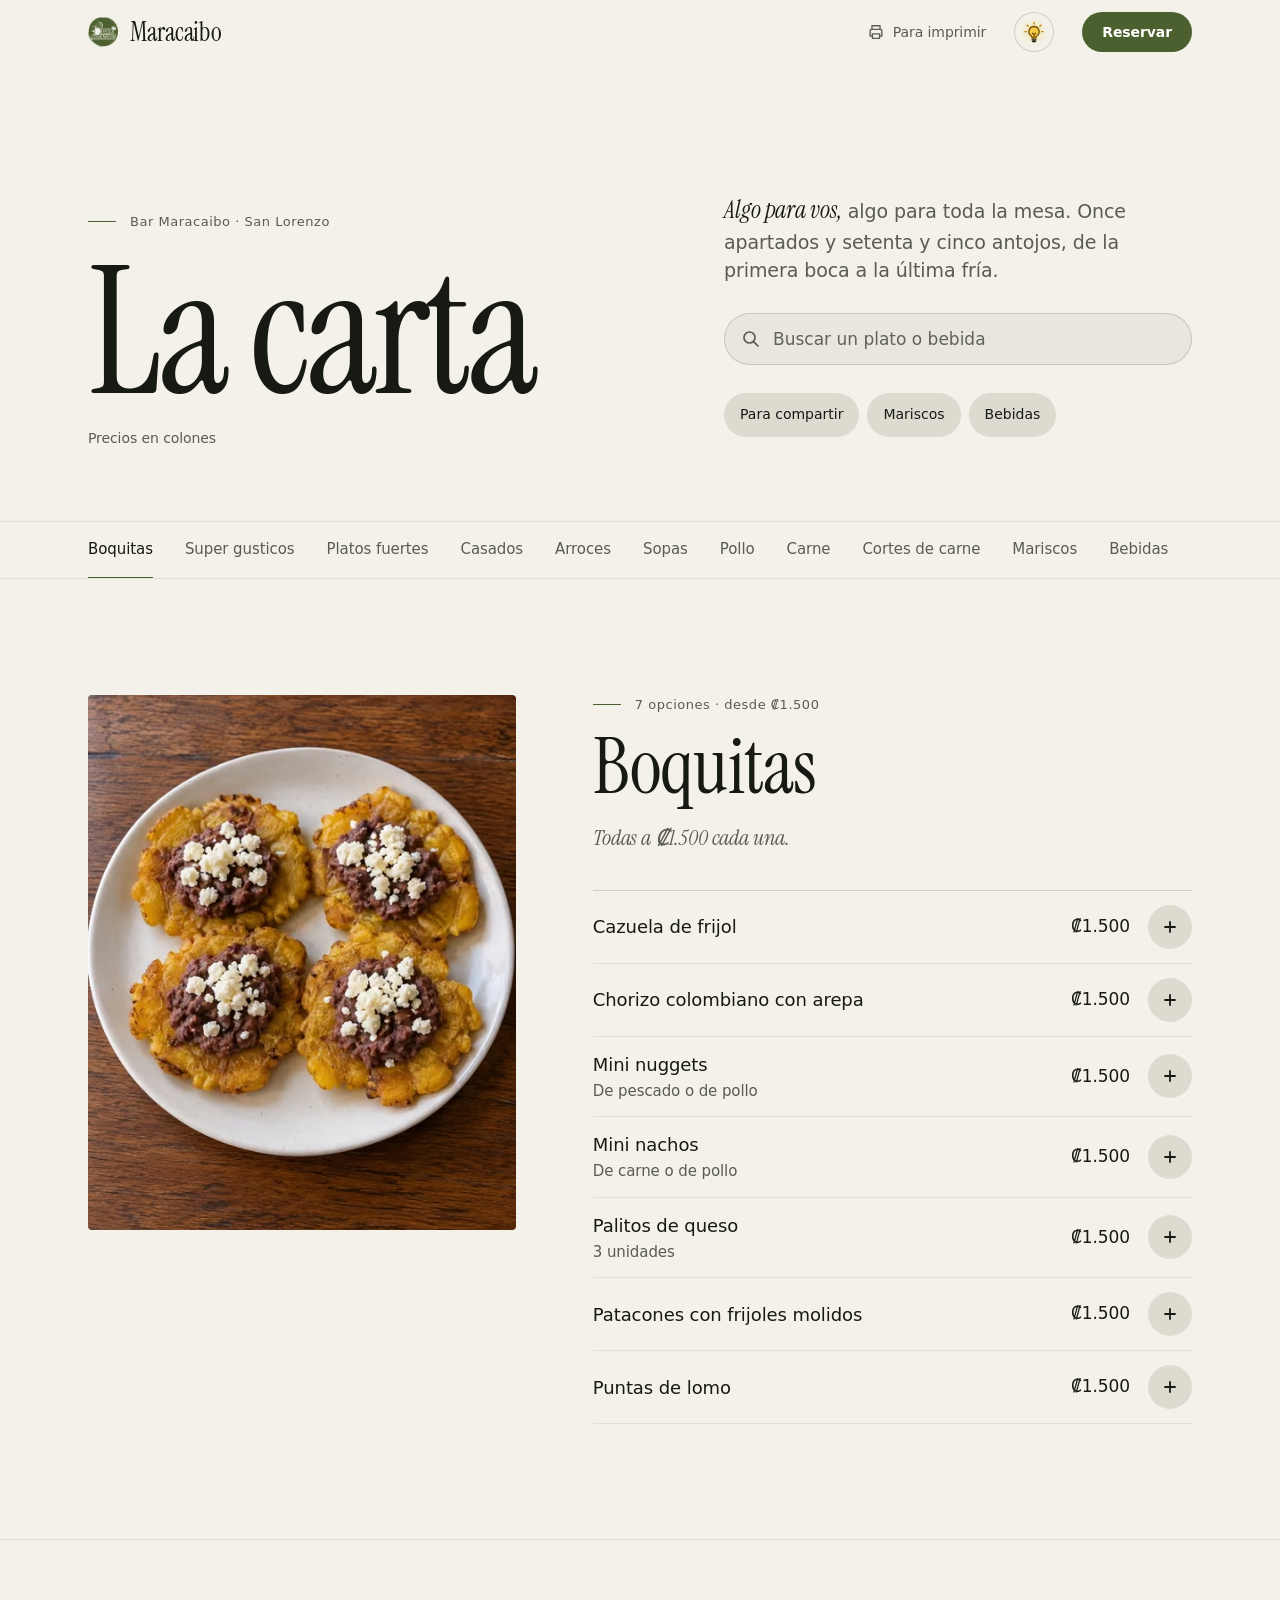
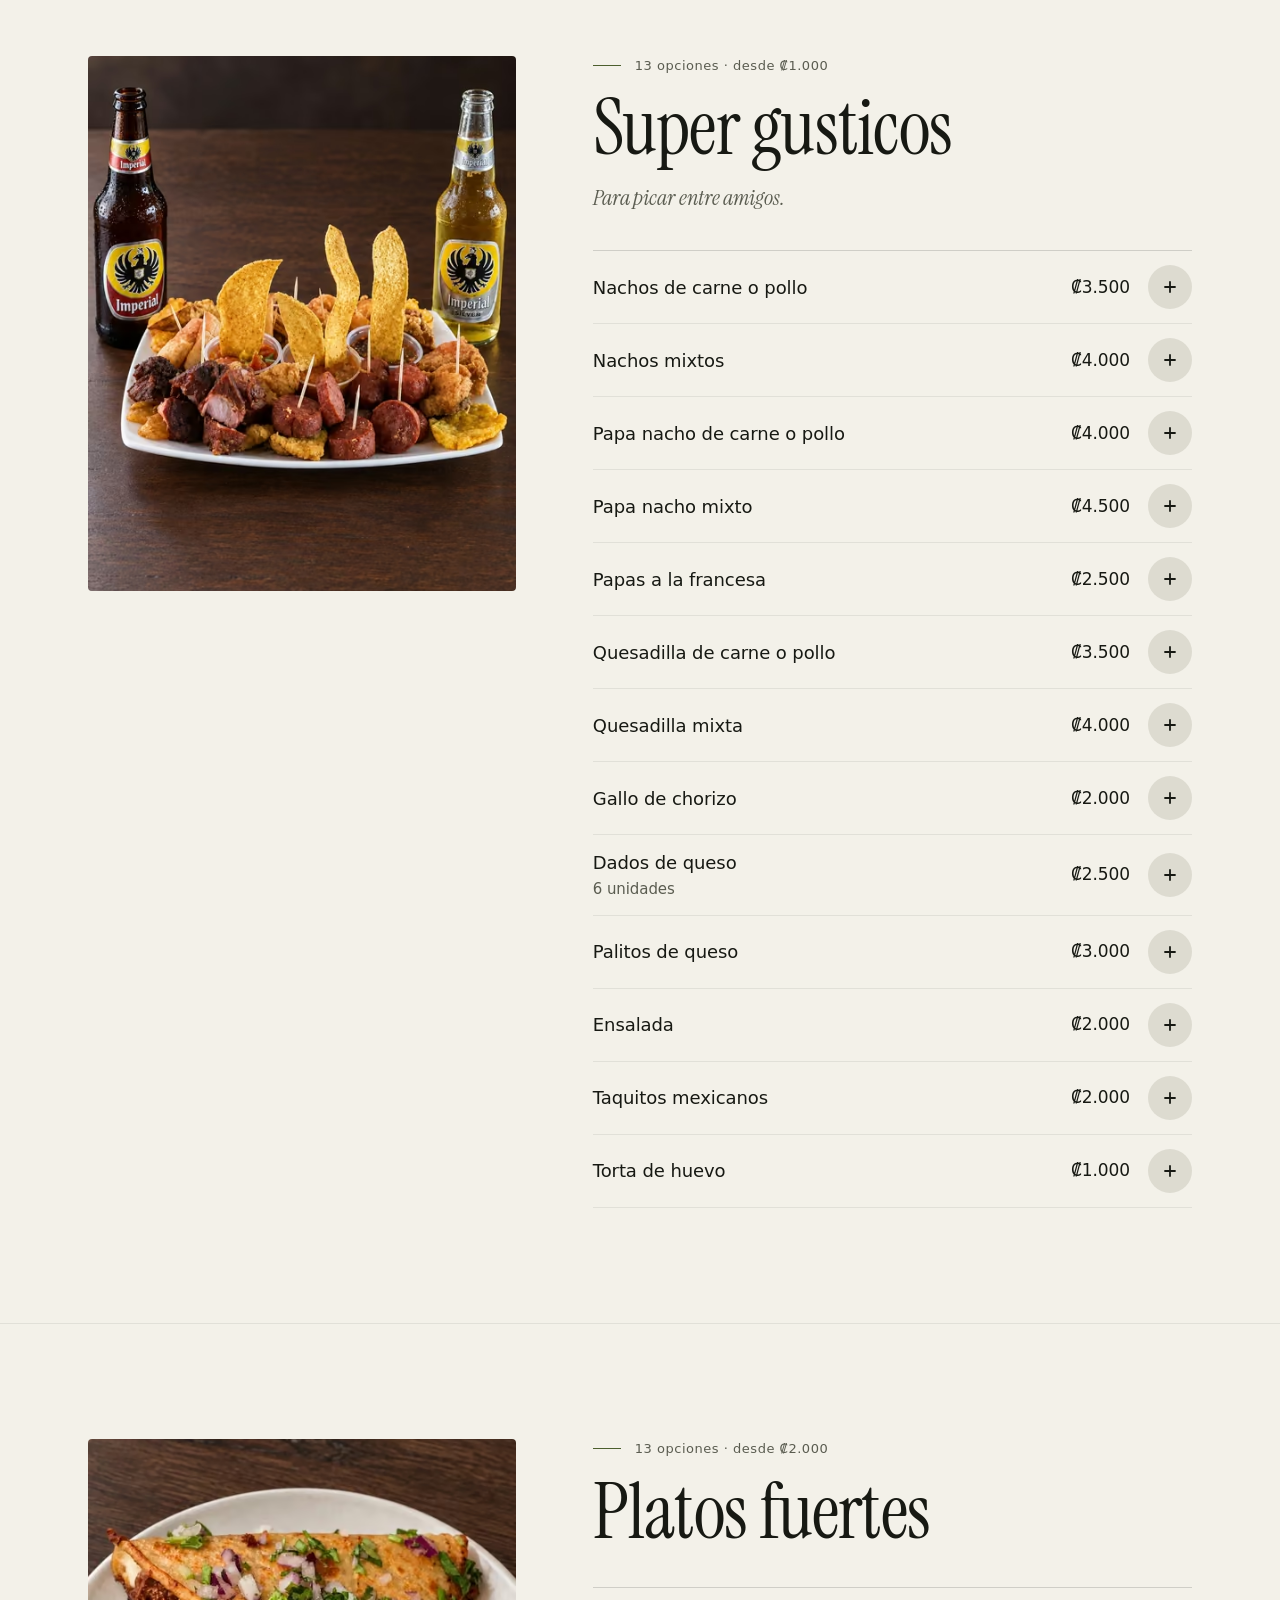
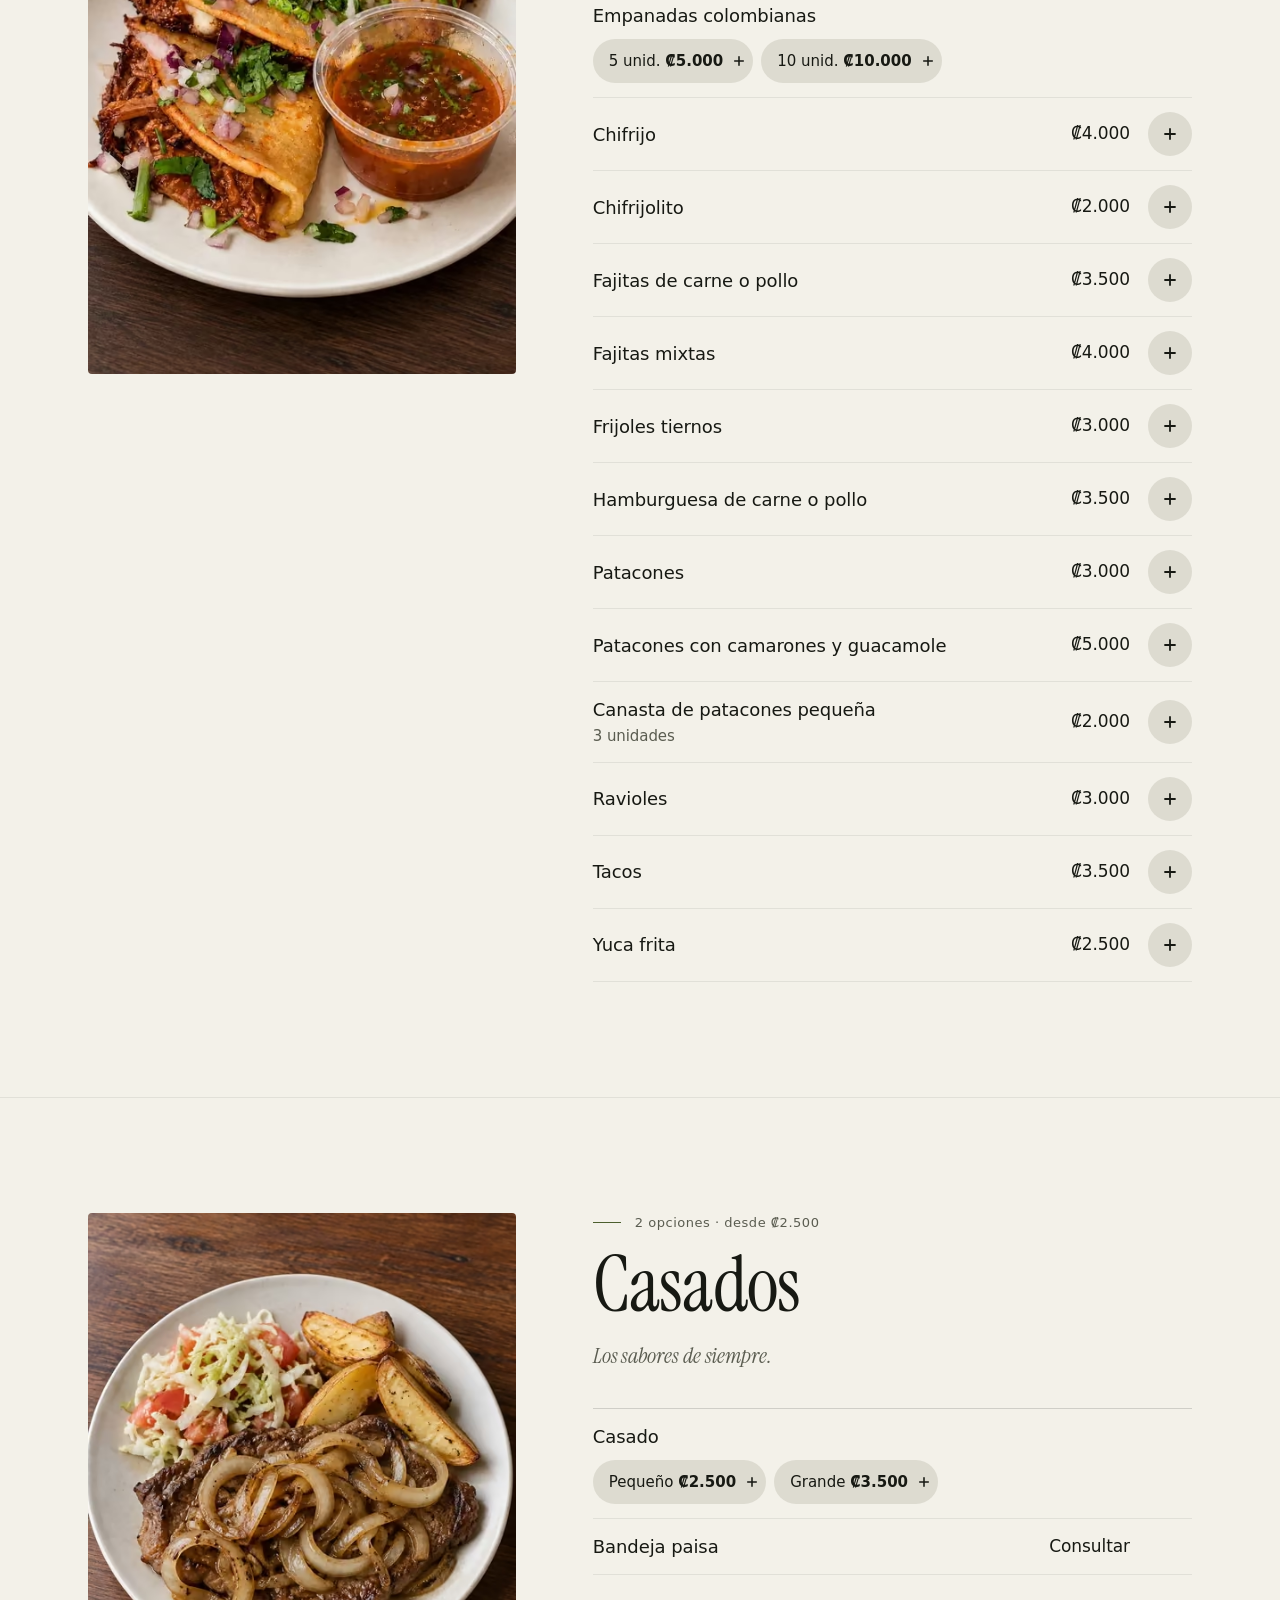
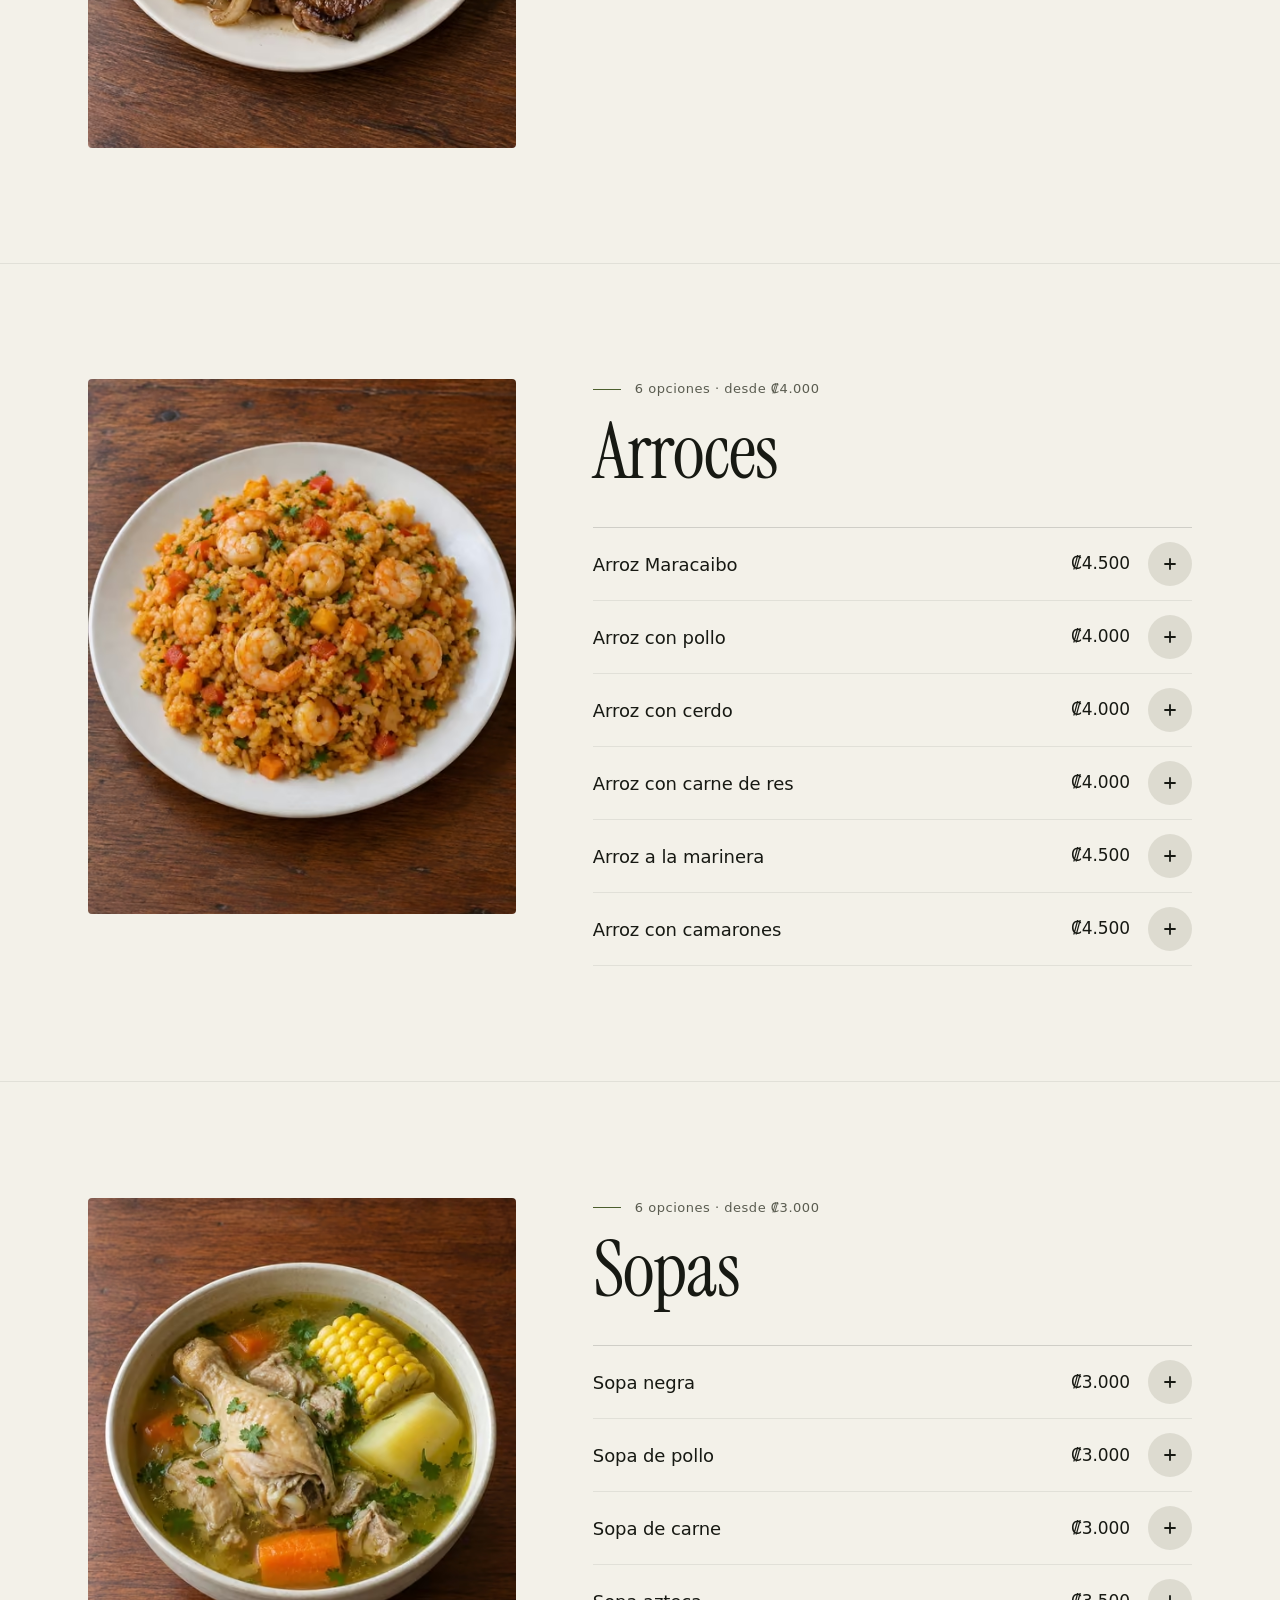
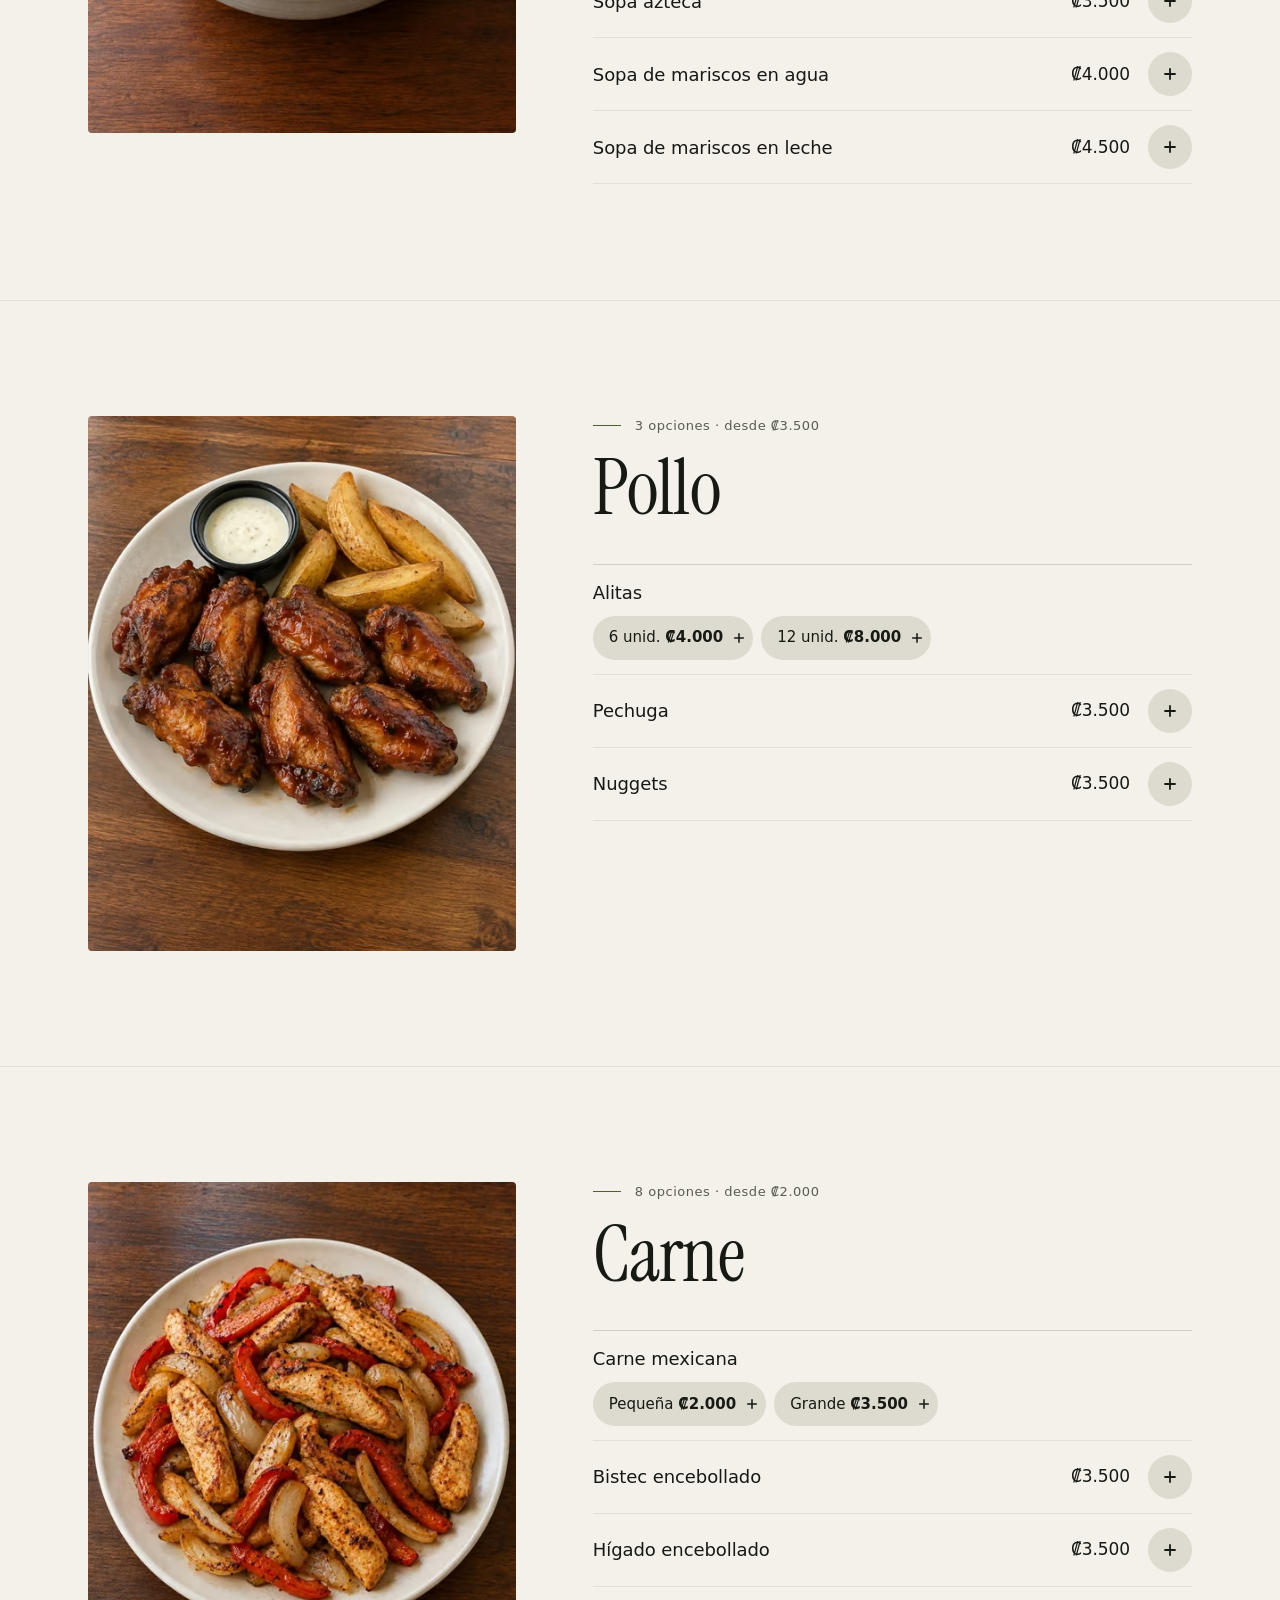
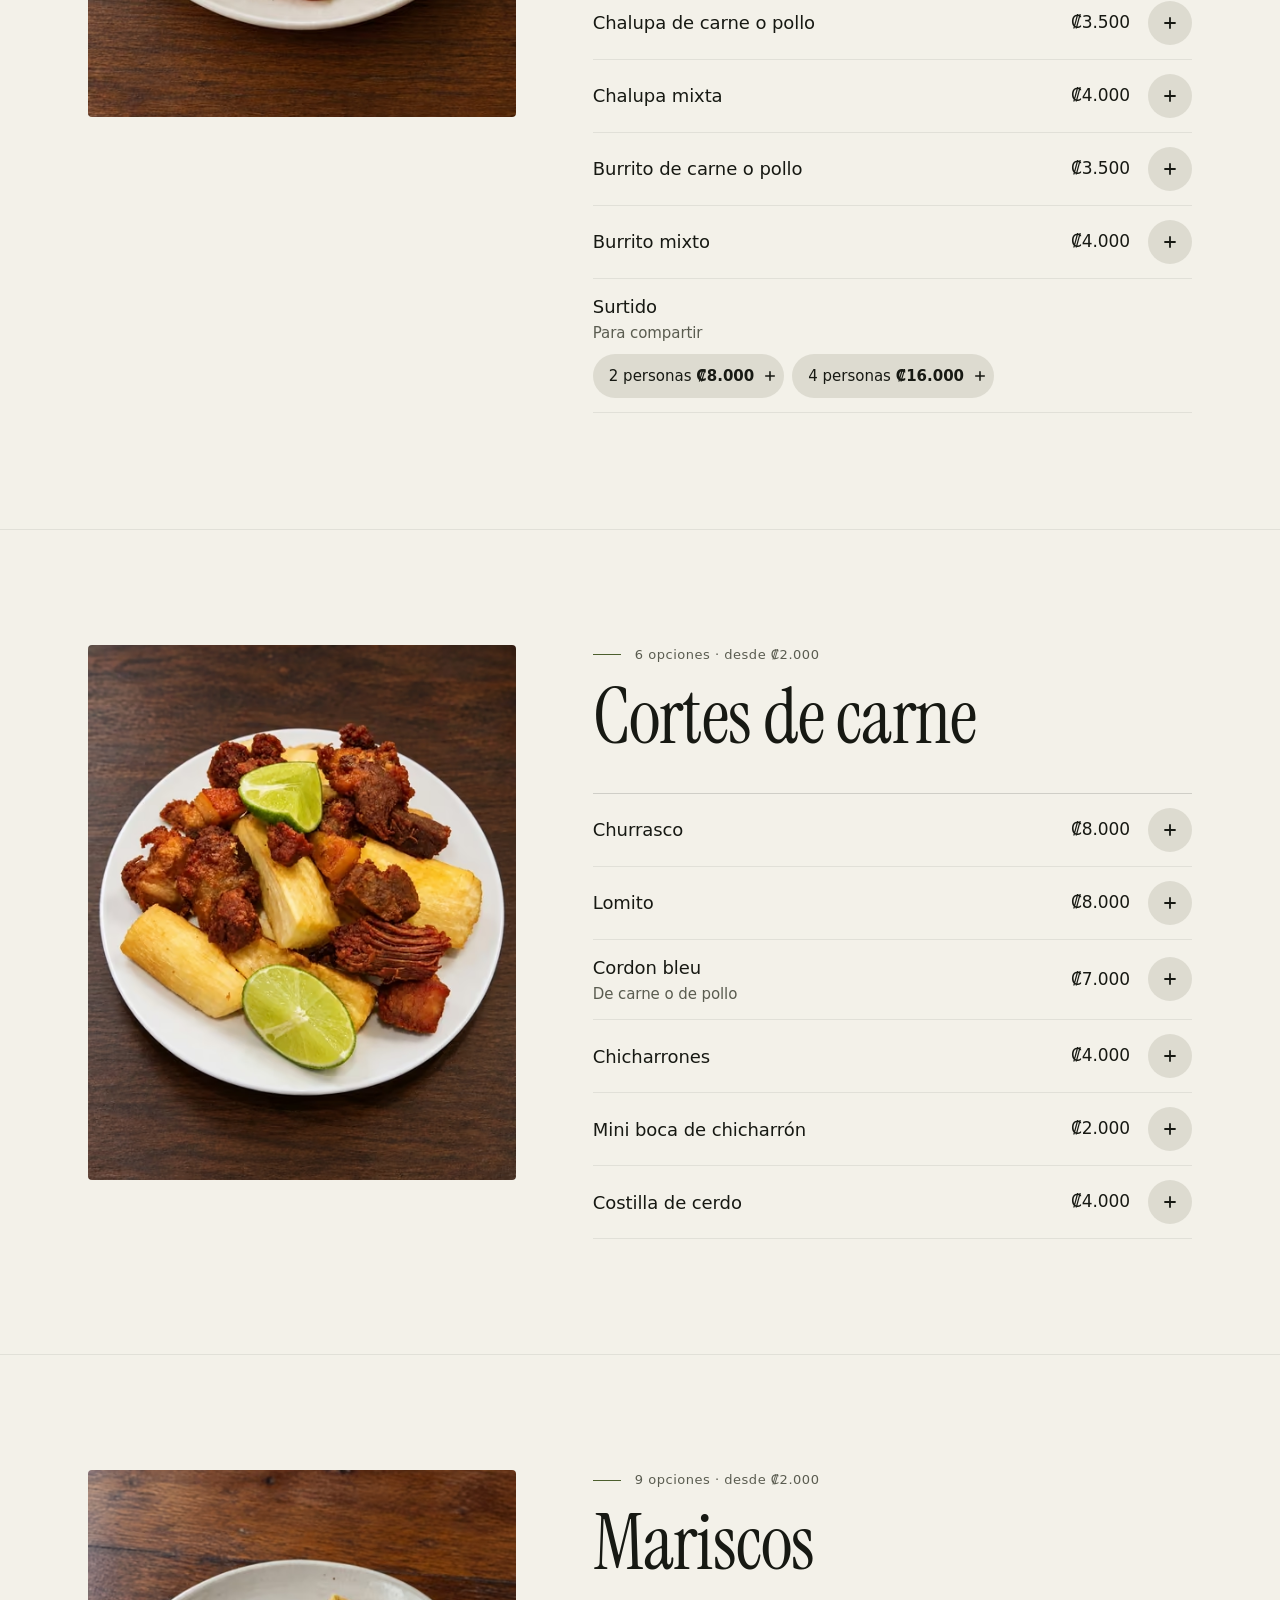
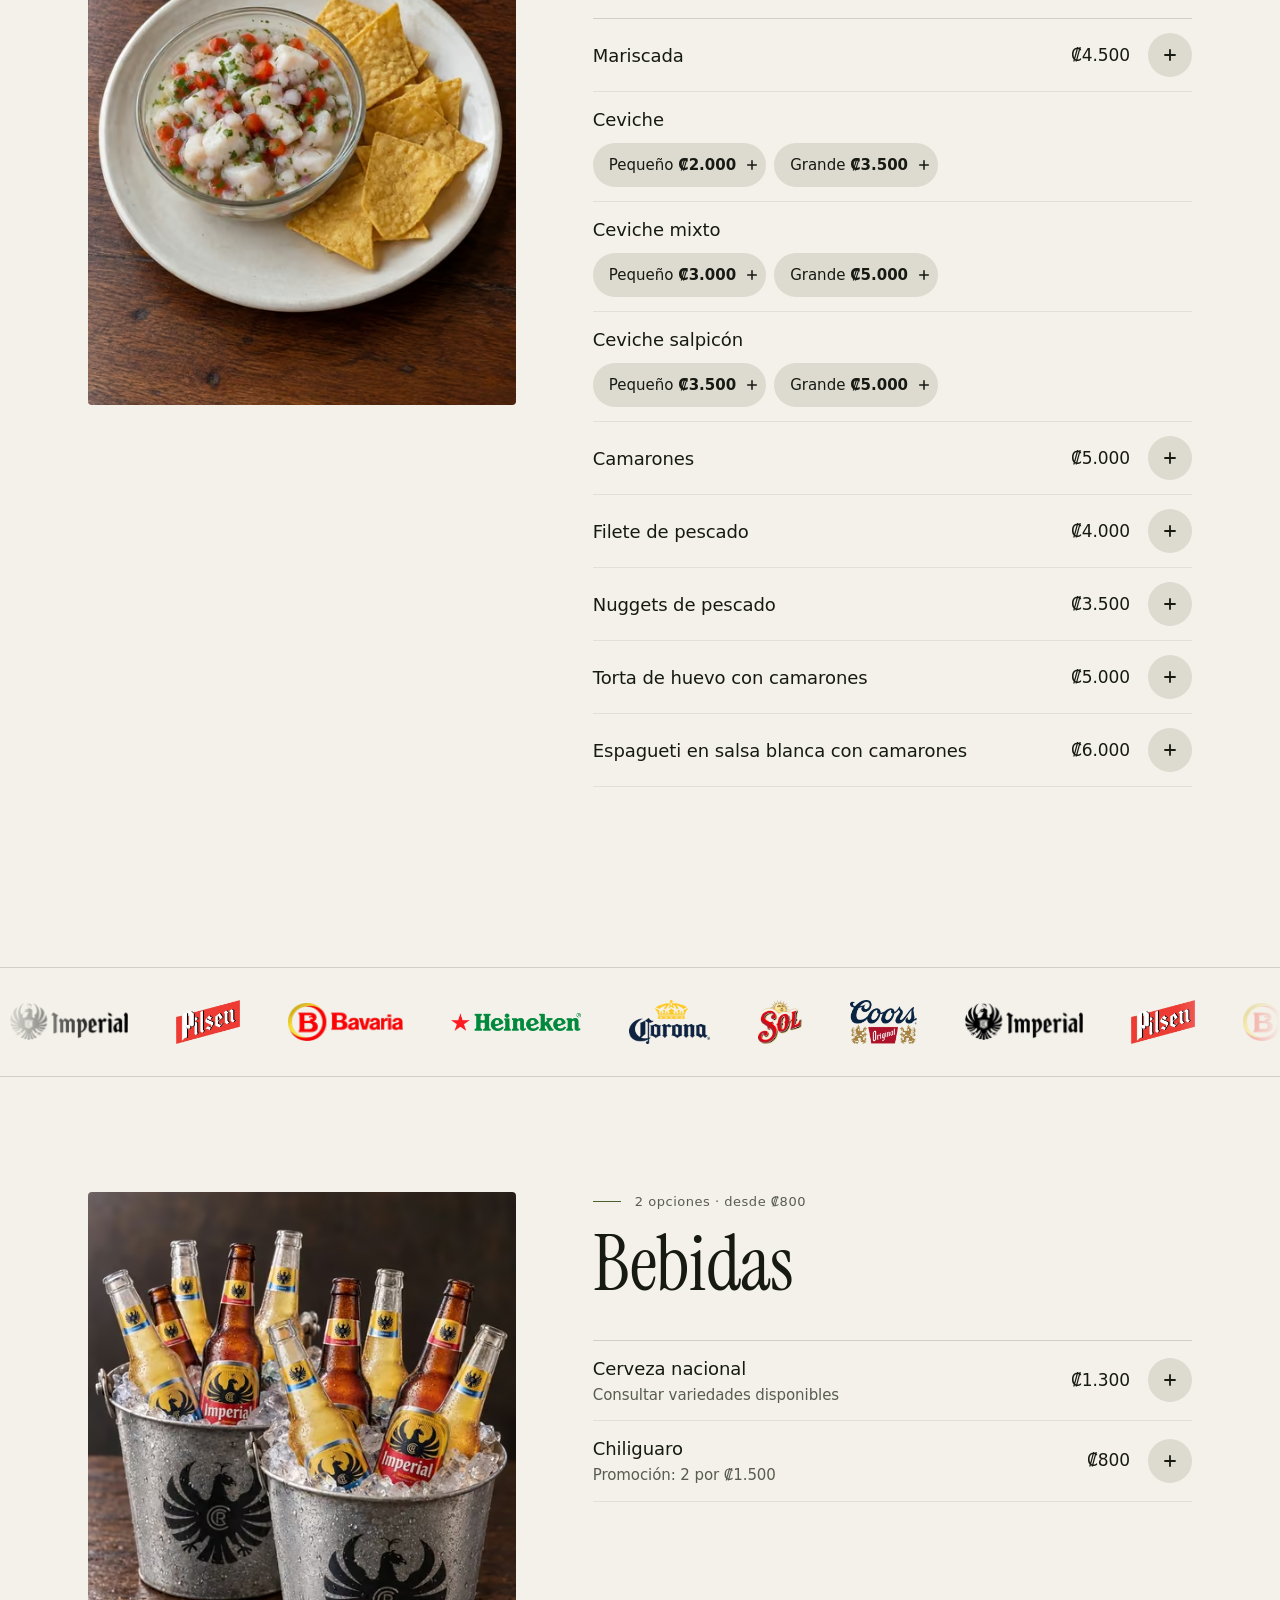
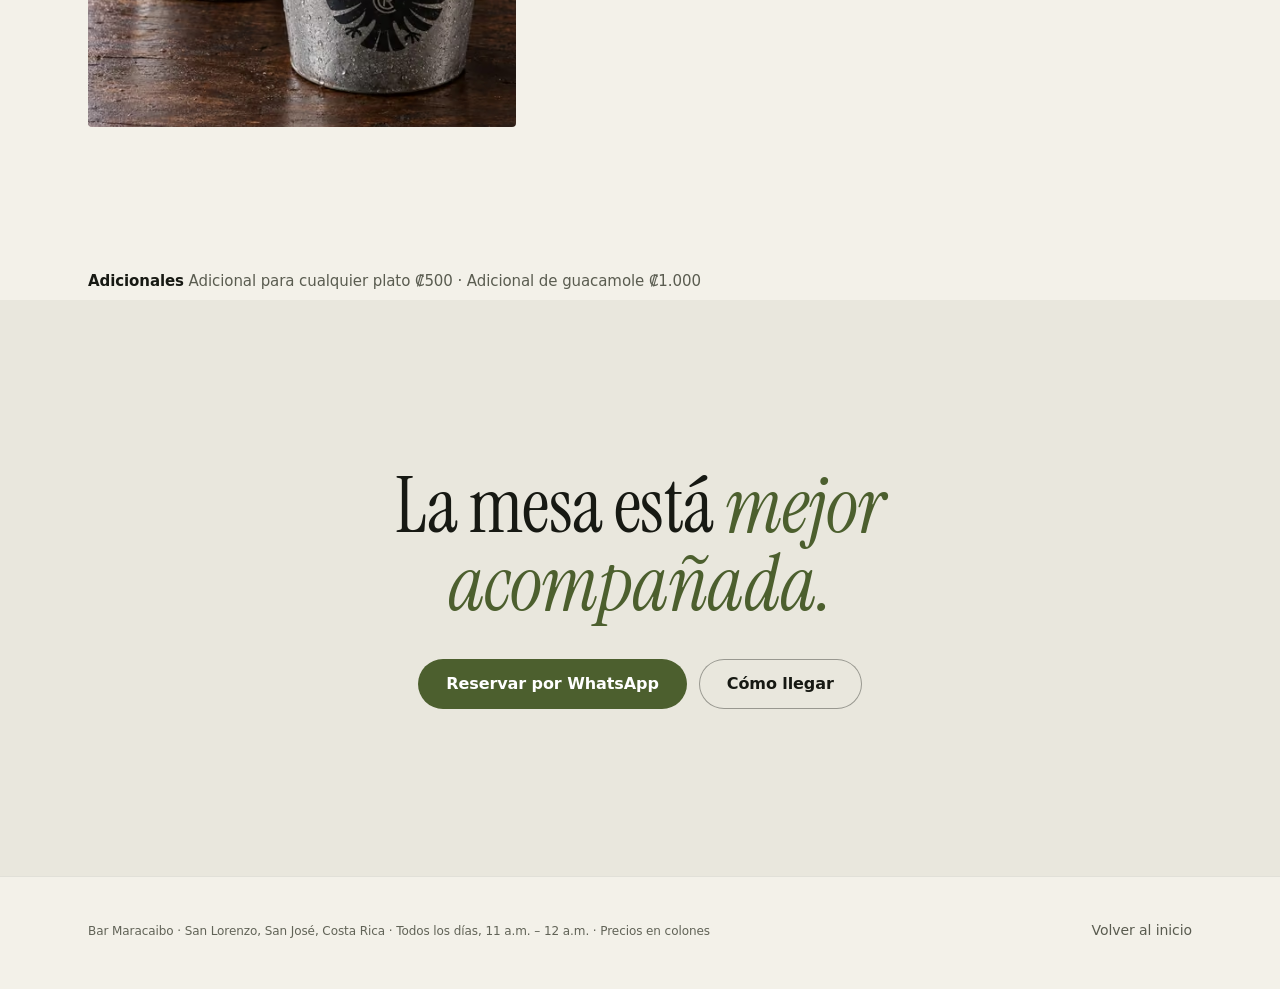
<file: menu.html>
<!doctype html>
<html lang="es">
<head>
<meta charset="utf-8">
<meta name="viewport" content="width=device-width,initial-scale=1,viewport-fit=cover">
<title>La carta · Bar Maracaibo</title>
<meta name="description" content="La carta de Bar Maracaibo en San Lorenzo, San José: boquitas, super gusticos, platos fuertes, casados, mariscos y bebidas, con precios. Buscá tu antojo, armá tu pedido y reservá por WhatsApp.">
<meta name="color-scheme" content="dark light">
<meta name="theme-color" content="#0c0d0a" media="(prefers-color-scheme: dark)">
<meta name="theme-color" content="#f3f1e9" media="(prefers-color-scheme: light)">
<link rel="icon" type="image/png" sizes="48x48" href="favicon.png">
<link rel="apple-touch-icon" href="logo-maracaibo-web.png">
<link rel="manifest" href="manifest.webmanifest">
<meta name="mobile-web-app-capable" content="yes">
<meta name="apple-mobile-web-app-capable" content="yes">
<meta name="apple-mobile-web-app-title" content="Maracaibo">
<meta name="apple-mobile-web-app-status-bar-style" content="black-translucent">
<link rel="canonical" href="https://bar-maracaibo.github.io/maracaibo/menu.html">
<meta property="og:type" content="website">
<meta property="og:locale" content="es_CR">
<meta property="og:url" content="https://bar-maracaibo.github.io/maracaibo/menu.html">
<meta property="og:title" content="La carta · Bar Maracaibo">
<meta property="og:description" content="Boquitas, super gusticos, platos fuertes, mariscos y bebidas, con precios. Armá tu pedido y reservá por WhatsApp.">
<meta property="og:image" content="https://bar-maracaibo.github.io/maracaibo/og-maracaibo.jpg">
<meta property="og:image:width" content="1200">
<meta property="og:image:height" content="630">
<meta name="twitter:card" content="summary_large_image">
<link rel="preload" href="fuentes/instrument-serif-latin.woff2" as="font" type="font/woff2" crossorigin>
<script>/* apariencia elegida antes de pintar ; .js también antes de pintar: reserva el lugar de lo que arma JavaScript */document.documentElement.classList.add('js');try{var t=localStorage.getItem('maracaibo-apariencia');if(t==='light'||t==='dark')document.documentElement.dataset.theme=t}catch(e){}</script>
<link rel="stylesheet" href="tokens.css">
<link rel="stylesheet" href="carta.css">
<script src="config.js" defer></script>
<script src="menu-datos.js" defer></script>
<script src="img/marcas/marcas.js" defer></script>
<script src="img/imagenes.js" defer></script>
<script src="comun.js" defer></script>
<script src="carta.js" defer></script>
<!-- JSON-LD:inicio (lo genera herramientas/generar-seo.py; no editar a mano) -->
<script type="application/ld+json">{"@context":"https://schema.org","@type":"Menu","name":"La carta","url":"https://bar-maracaibo.github.io/maracaibo/menu.html","inLanguage":"es-CR","hasMenuSection":[{"@type":"MenuSection","name":"Boquitas","hasMenuItem":[{"@type":"MenuItem","name":"Cazuela de frijol","offers":{"@type":"Offer","price":1500,"priceCurrency":"CRC"}},{"@type":"MenuItem","name":"Chorizo colombiano con arepa","offers":{"@type":"Offer","price":1500,"priceCurrency":"CRC"}},{"@type":"MenuItem","name":"Mini nuggets","description":"De pescado o de pollo","offers":{"@type":"Offer","price":1500,"priceCurrency":"CRC"}},{"@type":"MenuItem","name":"Mini nachos","description":"De carne o de pollo","offers":{"@type":"Offer","price":1500,"priceCurrency":"CRC"}},{"@type":"MenuItem","name":"Palitos de queso","description":"3 unidades","offers":{"@type":"Offer","price":1500,"priceCurrency":"CRC"}},{"@type":"MenuItem","name":"Patacones con frijoles molidos","offers":{"@type":"Offer","price":1500,"priceCurrency":"CRC"}},{"@type":"MenuItem","name":"Puntas de lomo","offers":{"@type":"Offer","price":1500,"priceCurrency":"CRC"}}]},{"@type":"MenuSection","name":"Super gusticos","hasMenuItem":[{"@type":"MenuItem","name":"Nachos de carne o pollo","offers":{"@type":"Offer","price":3500,"priceCurrency":"CRC"}},{"@type":"MenuItem","name":"Nachos mixtos","offers":{"@type":"Offer","price":4000,"priceCurrency":"CRC"}},{"@type":"MenuItem","name":"Papa nacho de carne o pollo","offers":{"@type":"Offer","price":4000,"priceCurrency":"CRC"}},{"@type":"MenuItem","name":"Papa nacho mixto","offers":{"@type":"Offer","price":4500,"priceCurrency":"CRC"}},{"@type":"MenuItem","name":"Papas a la francesa","offers":{"@type":"Offer","price":2500,"priceCurrency":"CRC"}},{"@type":"MenuItem","name":"Quesadilla de carne o pollo","offers":{"@type":"Offer","price":3500,"priceCurrency":"CRC"}},{"@type":"MenuItem","name":"Quesadilla mixta","offers":{"@type":"Offer","price":4000,"priceCurrency":"CRC"}},{"@type":"MenuItem","name":"Gallo de chorizo","offers":{"@type":"Offer","price":2000,"priceCurrency":"CRC"}},{"@type":"MenuItem","name":"Dados de queso","description":"6 unidades","offers":{"@type":"Offer","price":2500,"priceCurrency":"CRC"}},{"@type":"MenuItem","name":"Palitos de queso","offers":{"@type":"Offer","price":3000,"priceCurrency":"CRC"}},{"@type":"MenuItem","name":"Ensalada","offers":{"@type":"Offer","price":2000,"priceCurrency":"CRC"}},{"@type":"MenuItem","name":"Taquitos mexicanos","offers":{"@type":"Offer","price":2000,"priceCurrency":"CRC"}},{"@type":"MenuItem","name":"Torta de huevo","offers":{"@type":"Offer","price":1000,"priceCurrency":"CRC"}}]},{"@type":"MenuSection","name":"Platos fuertes","hasMenuItem":[{"@type":"MenuItem","name":"Empanadas colombianas","offers":[{"@type":"Offer","name":"5 unid.","price":5000,"priceCurrency":"CRC"},{"@type":"Offer","name":"10 unid.","price":10000,"priceCurrency":"CRC"}]},{"@type":"MenuItem","name":"Chifrijo","offers":{"@type":"Offer","price":4000,"priceCurrency":"CRC"}},{"@type":"MenuItem","name":"Chifrijolito","offers":{"@type":"Offer","price":2000,"priceCurrency":"CRC"}},{"@type":"MenuItem","name":"Fajitas de carne o pollo","offers":{"@type":"Offer","price":3500,"priceCurrency":"CRC"}},{"@type":"MenuItem","name":"Fajitas mixtas","offers":{"@type":"Offer","price":4000,"priceCurrency":"CRC"}},{"@type":"MenuItem","name":"Frijoles tiernos","offers":{"@type":"Offer","price":3000,"priceCurrency":"CRC"}},{"@type":"MenuItem","name":"Hamburguesa de carne o pollo","offers":{"@type":"Offer","price":3500,"priceCurrency":"CRC"}},{"@type":"MenuItem","name":"Patacones","offers":{"@type":"Offer","price":3000,"priceCurrency":"CRC"}},{"@type":"MenuItem","name":"Patacones con camarones y guacamole","offers":{"@type":"Offer","price":5000,"priceCurrency":"CRC"}},{"@type":"MenuItem","name":"Canasta de patacones pequeña","description":"3 unidades","offers":{"@type":"Offer","price":2000,"priceCurrency":"CRC"}},{"@type":"MenuItem","name":"Ravioles","offers":{"@type":"Offer","price":3000,"priceCurrency":"CRC"}},{"@type":"MenuItem","name":"Tacos","offers":{"@type":"Offer","price":3500,"priceCurrency":"CRC"}},{"@type":"MenuItem","name":"Yuca frita","offers":{"@type":"Offer","price":2500,"priceCurrency":"CRC"}}]},{"@type":"MenuSection","name":"Casados","hasMenuItem":[{"@type":"MenuItem","name":"Casado","offers":[{"@type":"Offer","name":"Pequeño","price":2500,"priceCurrency":"CRC"},{"@type":"Offer","name":"Grande","price":3500,"priceCurrency":"CRC"}]},{"@type":"MenuItem","name":"Bandeja paisa"}]},{"@type":"MenuSection","name":"Arroces","hasMenuItem":[{"@type":"MenuItem","name":"Arroz Maracaibo","offers":{"@type":"Offer","price":4500,"priceCurrency":"CRC"}},{"@type":"MenuItem","name":"Arroz con pollo","offers":{"@type":"Offer","price":4000,"priceCurrency":"CRC"}},{"@type":"MenuItem","name":"Arroz con cerdo","offers":{"@type":"Offer","price":4000,"priceCurrency":"CRC"}},{"@type":"MenuItem","name":"Arroz con carne de res","offers":{"@type":"Offer","price":4000,"priceCurrency":"CRC"}},{"@type":"MenuItem","name":"Arroz a la marinera","offers":{"@type":"Offer","price":4500,"priceCurrency":"CRC"}},{"@type":"MenuItem","name":"Arroz con camarones","offers":{"@type":"Offer","price":4500,"priceCurrency":"CRC"}}]},{"@type":"MenuSection","name":"Sopas","hasMenuItem":[{"@type":"MenuItem","name":"Sopa negra","offers":{"@type":"Offer","price":3000,"priceCurrency":"CRC"}},{"@type":"MenuItem","name":"Sopa de pollo","offers":{"@type":"Offer","price":3000,"priceCurrency":"CRC"}},{"@type":"MenuItem","name":"Sopa de carne","offers":{"@type":"Offer","price":3000,"priceCurrency":"CRC"}},{"@type":"MenuItem","name":"Sopa azteca","offers":{"@type":"Offer","price":3500,"priceCurrency":"CRC"}},{"@type":"MenuItem","name":"Sopa de mariscos en agua","offers":{"@type":"Offer","price":4000,"priceCurrency":"CRC"}},{"@type":"MenuItem","name":"Sopa de mariscos en leche","offers":{"@type":"Offer","price":4500,"priceCurrency":"CRC"}}]},{"@type":"MenuSection","name":"Pollo","hasMenuItem":[{"@type":"MenuItem","name":"Alitas","offers":[{"@type":"Offer","name":"6 unid.","price":4000,"priceCurrency":"CRC"},{"@type":"Offer","name":"12 unid.","price":8000,"priceCurrency":"CRC"}]},{"@type":"MenuItem","name":"Pechuga","offers":{"@type":"Offer","price":3500,"priceCurrency":"CRC"}},{"@type":"MenuItem","name":"Nuggets","offers":{"@type":"Offer","price":3500,"priceCurrency":"CRC"}}]},{"@type":"MenuSection","name":"Carne","hasMenuItem":[{"@type":"MenuItem","name":"Carne mexicana","offers":[{"@type":"Offer","name":"Pequeña","price":2000,"priceCurrency":"CRC"},{"@type":"Offer","name":"Grande","price":3500,"priceCurrency":"CRC"}]},{"@type":"MenuItem","name":"Bistec encebollado","offers":{"@type":"Offer","price":3500,"priceCurrency":"CRC"}},{"@type":"MenuItem","name":"Hígado encebollado","offers":{"@type":"Offer","price":3500,"priceCurrency":"CRC"}},{"@type":"MenuItem","name":"Chalupa de carne o pollo","offers":{"@type":"Offer","price":3500,"priceCurrency":"CRC"}},{"@type":"MenuItem","name":"Chalupa mixta","offers":{"@type":"Offer","price":4000,"priceCurrency":"CRC"}},{"@type":"MenuItem","name":"Burrito de carne o pollo","offers":{"@type":"Offer","price":3500,"priceCurrency":"CRC"}},{"@type":"MenuItem","name":"Burrito mixto","offers":{"@type":"Offer","price":4000,"priceCurrency":"CRC"}},{"@type":"MenuItem","name":"Surtido","description":"Para compartir","offers":[{"@type":"Offer","name":"2 personas","price":8000,"priceCurrency":"CRC"},{"@type":"Offer","name":"4 personas","price":16000,"priceCurrency":"CRC"}]}]},{"@type":"MenuSection","name":"Cortes de carne","hasMenuItem":[{"@type":"MenuItem","name":"Churrasco","offers":{"@type":"Offer","price":8000,"priceCurrency":"CRC"}},{"@type":"MenuItem","name":"Lomito","offers":{"@type":"Offer","price":8000,"priceCurrency":"CRC"}},{"@type":"MenuItem","name":"Cordon bleu","description":"De carne o de pollo","offers":{"@type":"Offer","price":7000,"priceCurrency":"CRC"}},{"@type":"MenuItem","name":"Chicharrones","offers":{"@type":"Offer","price":4000,"priceCurrency":"CRC"}},{"@type":"MenuItem","name":"Mini boca de chicharrón","offers":{"@type":"Offer","price":2000,"priceCurrency":"CRC"}},{"@type":"MenuItem","name":"Costilla de cerdo","offers":{"@type":"Offer","price":4000,"priceCurrency":"CRC"}}]},{"@type":"MenuSection","name":"Mariscos","hasMenuItem":[{"@type":"MenuItem","name":"Mariscada","offers":{"@type":"Offer","price":4500,"priceCurrency":"CRC"}},{"@type":"MenuItem","name":"Ceviche","offers":[{"@type":"Offer","name":"Pequeño","price":2000,"priceCurrency":"CRC"},{"@type":"Offer","name":"Grande","price":3500,"priceCurrency":"CRC"}]},{"@type":"MenuItem","name":"Ceviche mixto","offers":[{"@type":"Offer","name":"Pequeño","price":3000,"priceCurrency":"CRC"},{"@type":"Offer","name":"Grande","price":5000,"priceCurrency":"CRC"}]},{"@type":"MenuItem","name":"Ceviche salpicón","offers":[{"@type":"Offer","name":"Pequeño","price":3500,"priceCurrency":"CRC"},{"@type":"Offer","name":"Grande","price":5000,"priceCurrency":"CRC"}]},{"@type":"MenuItem","name":"Camarones","offers":{"@type":"Offer","price":5000,"priceCurrency":"CRC"}},{"@type":"MenuItem","name":"Filete de pescado","offers":{"@type":"Offer","price":4000,"priceCurrency":"CRC"}},{"@type":"MenuItem","name":"Nuggets de pescado","offers":{"@type":"Offer","price":3500,"priceCurrency":"CRC"}},{"@type":"MenuItem","name":"Torta de huevo con camarones","offers":{"@type":"Offer","price":5000,"priceCurrency":"CRC"}},{"@type":"MenuItem","name":"Espagueti en salsa blanca con camarones","offers":{"@type":"Offer","price":6000,"priceCurrency":"CRC"}}]},{"@type":"MenuSection","name":"Adicionales","hasMenuItem":[{"@type":"MenuItem","name":"Adicional","description":"Para cualquier plato","offers":{"@type":"Offer","price":500,"priceCurrency":"CRC"}},{"@type":"MenuItem","name":"Adicional de guacamole","offers":{"@type":"Offer","price":1000,"priceCurrency":"CRC"}}]},{"@type":"MenuSection","name":"Bebidas","hasMenuItem":[{"@type":"MenuItem","name":"Cerveza nacional","description":"Consultar variedades disponibles","offers":{"@type":"Offer","price":1300,"priceCurrency":"CRC"}},{"@type":"MenuItem","name":"Chiliguaro","description":"Promoción: 2 por ₡1.500","offers":{"@type":"Offer","price":800,"priceCurrency":"CRC"}}]}],"isPartOf":{"@id":"https://bar-maracaibo.github.io/maracaibo/#bar"}}</script>
<!-- JSON-LD:fin -->
</head>
<body>
<a class="skip" href="#carta">Ir a los platos</a>

<header class="nav">
  <div class="nav-inner">
    <a class="brand" href="index.html" aria-label="Bar Maracaibo, volver al inicio">
      <span class="brand-logo" aria-hidden="true"></span>
      <span>Maracaibo</span>
    </a>
    <a class="nav-link" href="menu-impreso.pdf" target="_blank" rel="noopener" aria-label="Para imprimir la carta (PDF)"><svg viewBox="0 0 20 20" aria-hidden="true"><path d="M5.5 7V3h9v4M5.5 14.5h-2v-6a1.5 1.5 0 0 1 1.5-1.5h10a1.5 1.5 0 0 1 1.5 1.5v6h-2M6 12h8v5H6z"/></svg><span class="nl-text">Para imprimir</span></a>
    <button class="bulb" id="bulb" type="button" aria-label="Cambiar apariencia">
      <svg viewBox="0 0 24 24" aria-hidden="true">
        <g class="rays"><path d="M12 1.6v1.6M4.4 4.6l1.2 1.2M19.6 4.6l-1.2 1.2M2.2 11.6h1.6M20.2 11.6h1.6"/></g>
        <path class="glass" d="M12 6a5.6 5.6 0 0 0-3.3 10.1c.7.5 1.1 1.2 1.1 2V18.6h4.4v-.5c0-.8.4-1.5 1.1-2A5.6 5.6 0 0 0 12 6Z"/>
        <path class="filament" d="M10.4 13.4 12 15l1.6-1.6M12 15v3.4"/>
        <path d="M9.9 20.6h4.2M10.6 22.4h2.8"/>
      </svg>
    </button>
    <a class="nav-cta" data-wa="Hola, quiero reservar una mesa en Bar Maracaibo." target="_blank" rel="noopener">Reservar</a>
  </div>
</header>

<main>
  <section class="intro" aria-labelledby="titulo">
    <div class="frame intro-grid">
      <div>
        <p class="kicker">Bar Maracaibo · San Lorenzo</p>
        <h1 id="titulo" class="display">La carta</h1>
        <p class="price-note" data-cfg="notaPrecios">Precios en colones</p>
      </div>
      <div class="intro-side">
        <p class="lede"><em>Algo para vos,</em> algo para toda la mesa. <span id="conteo">Once apartados y setenta y cinco antojos</span>, de la primera boca a la última fría.</p>
        <div class="search">
          <label class="sr" for="search">Buscar en la carta</label>
          <svg viewBox="0 0 18 18" aria-hidden="true"><circle cx="7.5" cy="7.5" r="5.5"/><path d="M11.6 11.6 16 16"/></svg>
          <input id="search" type="search" placeholder="Buscar un plato o bebida" autocomplete="off" enterkeyhint="search">
          <button id="clearSearch" type="button" hidden aria-label="Borrar búsqueda"><svg viewBox="0 0 12 12" aria-hidden="true"><path d="M3 3l6 6M9 3l-6 6"/></svg></button>
        </div>
        <div class="filters" id="filters" role="group" aria-label="Filtros rápidos"></div>
      </div>
    </div>
  </section>

  <nav class="tabs" id="tabs" aria-label="Apartados de la carta">
    <div class="tabs-track" id="tabsTrack"></div>
  </nav>

  <div id="carta" class="carta">
    <p class="status frame" id="status" role="status" aria-live="polite"></p>
    <div id="sections"></div>
    <p class="extras frame" id="extras" hidden></p>
    <div class="empty frame" id="empty" hidden>
      <p class="display">Nada con ese nombre.</p>
      <p>Probá con otra palabra, por ejemplo «arroz» o «ceviche», o quitá el filtro. <button type="button" class="link" id="resetAll">Ver toda la carta</button></p>
    </div>
    <noscript><p class="frame status">Consultá todos los platos y precios en la <a href="menu-impreso.pdf">carta en PDF</a>.</p></noscript>
  </div>

  <section class="closing" aria-labelledby="cierre">
    <div class="frame closing-inner">
      <h2 id="cierre" class="display">La mesa está <em>mejor acompañada.</em></h2>
      <div class="actions">
        <a class="btn btn-main" data-wa="Hola, quiero reservar una mesa en Bar Maracaibo." target="_blank" rel="noopener">Reservar por WhatsApp</a>
        <a class="btn btn-line" href="index.html#llegar">Cómo llegar</a>
      </div>
    </div>
  </section>
</main>

<footer class="footer">
  <div class="frame footer-inner">
    <p>Bar Maracaibo · <span data-cfg="direccion"></span> · <span data-cfg="horario"></span> · <span data-cfg="notaPrecios"></span></p>
    <a href="index.html">Volver al inicio</a>
  </div>
</footer>

<!-- Mi pedido: barra inferior, hoja y vista para el salonero -->
<div class="order-bar" id="orderBar" hidden>
  <button type="button" id="orderOpen" aria-haspopup="dialog">
    <span class="ob-label">Mi pedido</span><span class="ob-count" id="orderCount"></span><span class="ob-total" id="orderTotal"></span>
  </button>
</div>
<dialog class="order-sheet" id="orderSheet" aria-labelledby="sheetTitle">
  <div class="os-head">
    <div><h2 id="sheetTitle" class="display">Mi pedido</h2><p class="os-mesa" id="sheetMesa" hidden></p></div>
    <button type="button" class="os-close" id="sheetClose" aria-label="Cerrar"><svg viewBox="0 0 12 12" aria-hidden="true"><path d="M3 3l6 6M9 3l-6 6"/></svg></button>
  </div>
  <ul class="os-list" id="orderList"></ul>
  <div class="os-foot">
    <p class="os-total"><span>Total</span><strong id="sheetTotal">₡0</strong></p>
    <p class="os-note"><span data-cfg="notaPrecios"></span> · Es una lista para vos: el pedido se hace con el salonero o por WhatsApp.</p>
    <div class="os-actions" id="sheetActions">
      <button type="button" class="btn btn-main" id="orderShow">Mostrar al salonero</button>
      <button type="button" class="btn btn-line" id="orderWa">Enviar por WhatsApp</button>
      <button type="button" class="btn btn-quiet" id="orderClear">Vaciar pedido</button>
    </div>
  </div>
</dialog>
<dialog class="waiter" id="waiter" aria-labelledby="waiterMesa">
  <p class="waiter-mesa display" id="waiterMesa"></p>
  <ul class="waiter-list" id="waiterList"></ul>
  <p class="waiter-total" id="waiterTotal"></p>
  <button type="button" class="btn btn-line" id="waiterClose">Volver al pedido</button>
</dialog>
<div class="toast" id="toast" role="status" aria-live="polite"></div>
</body>
</html>
</file>
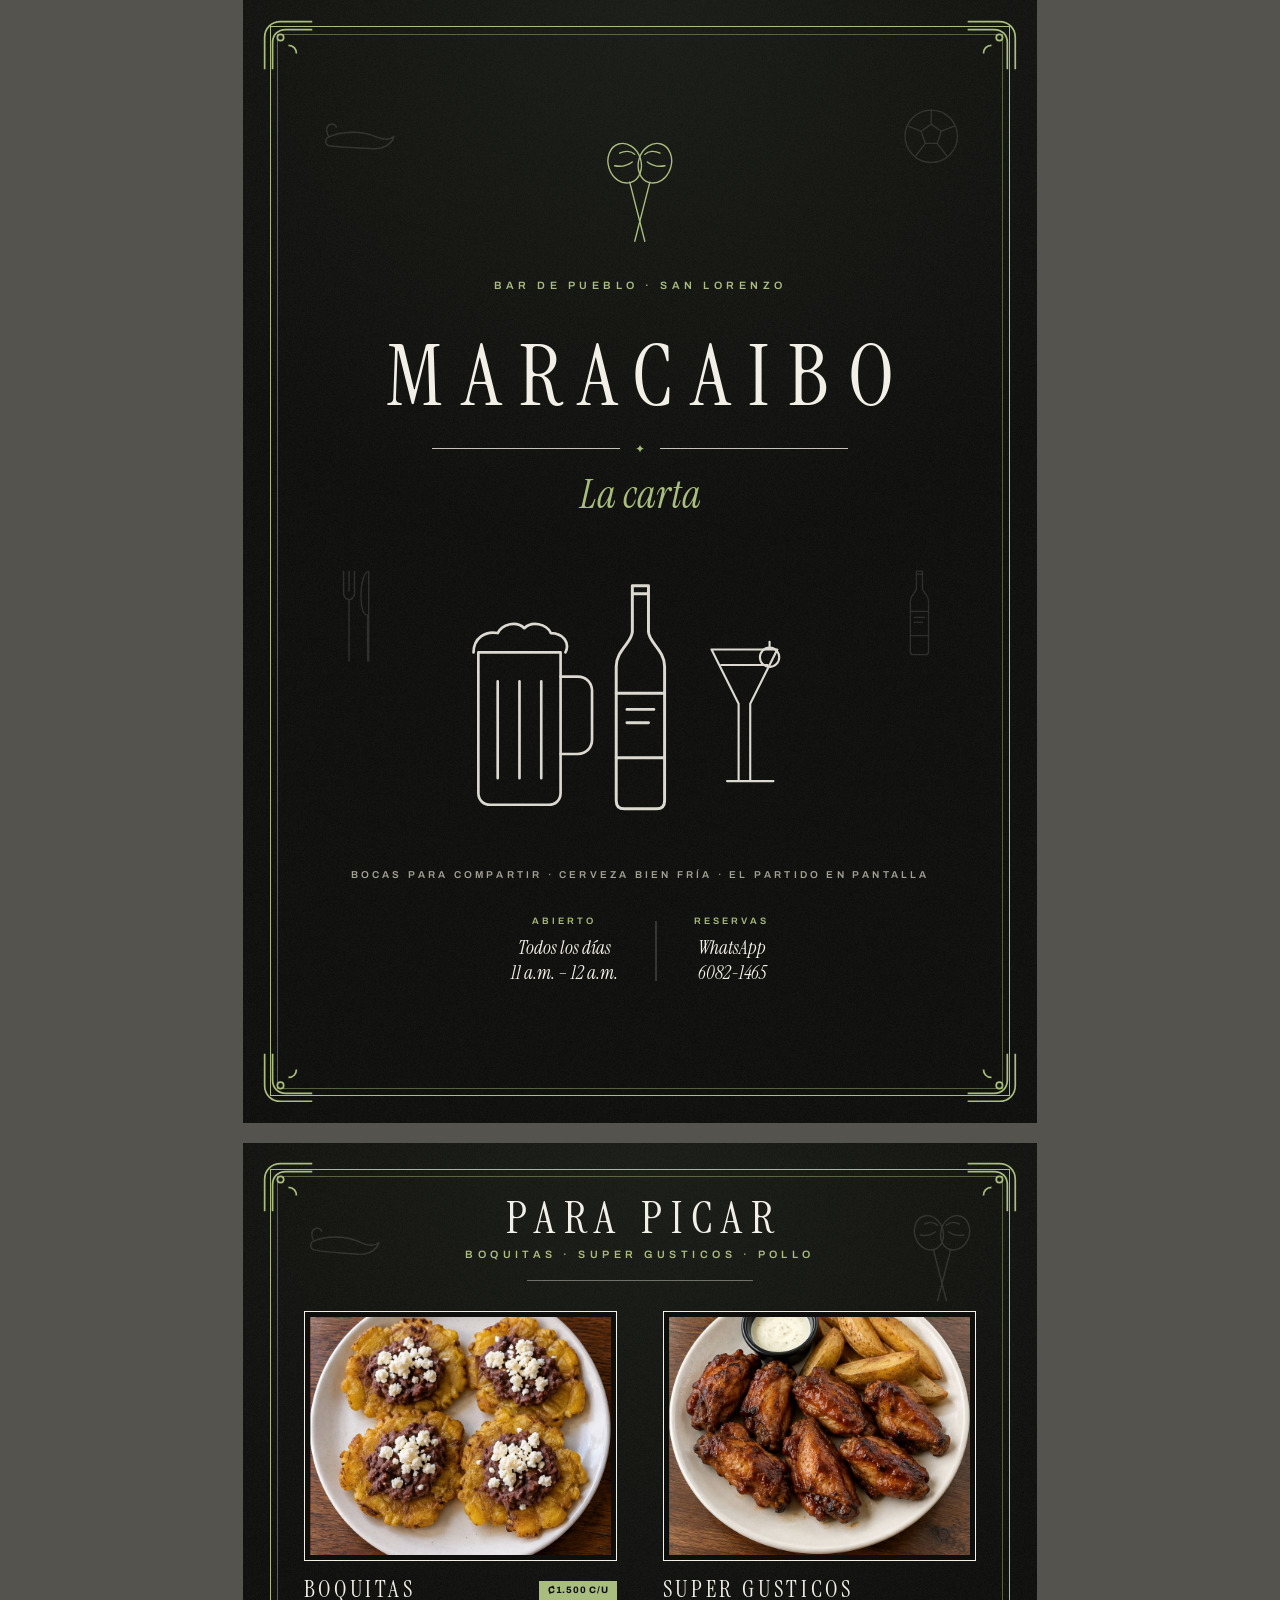
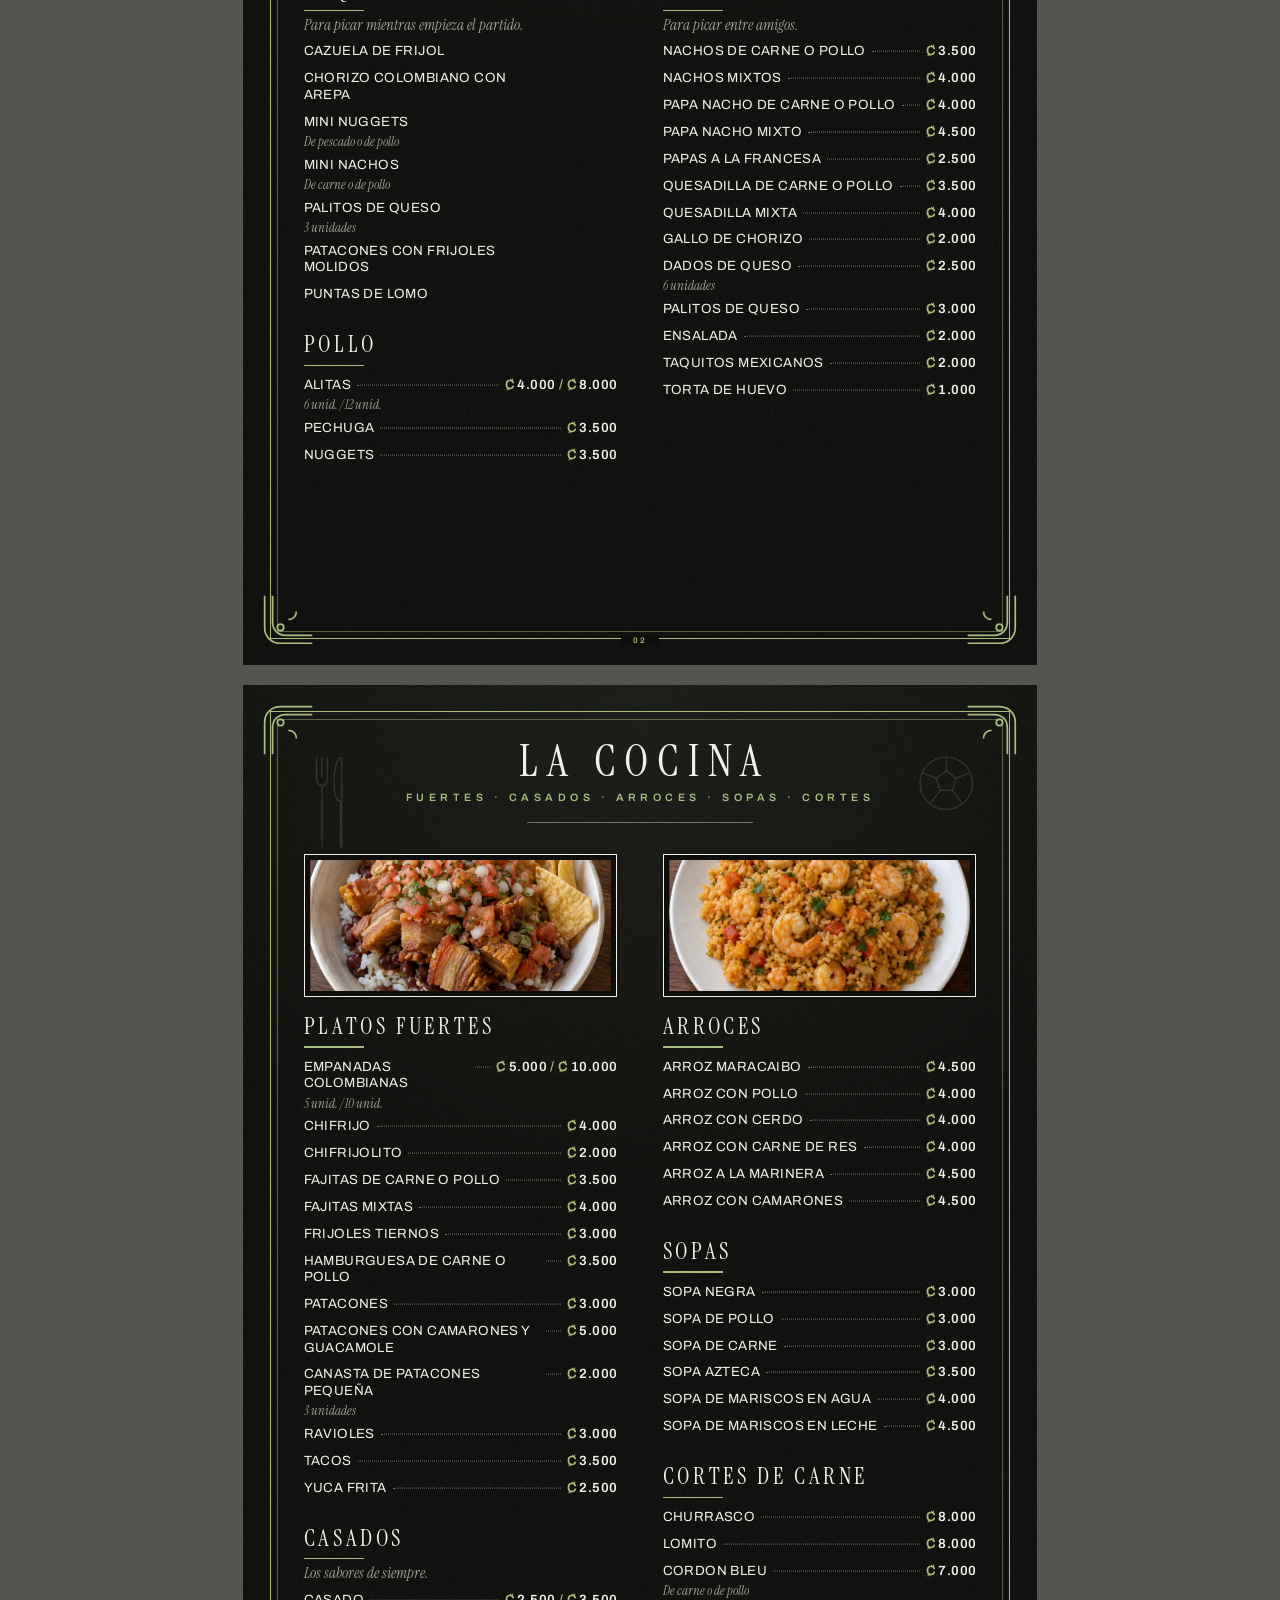
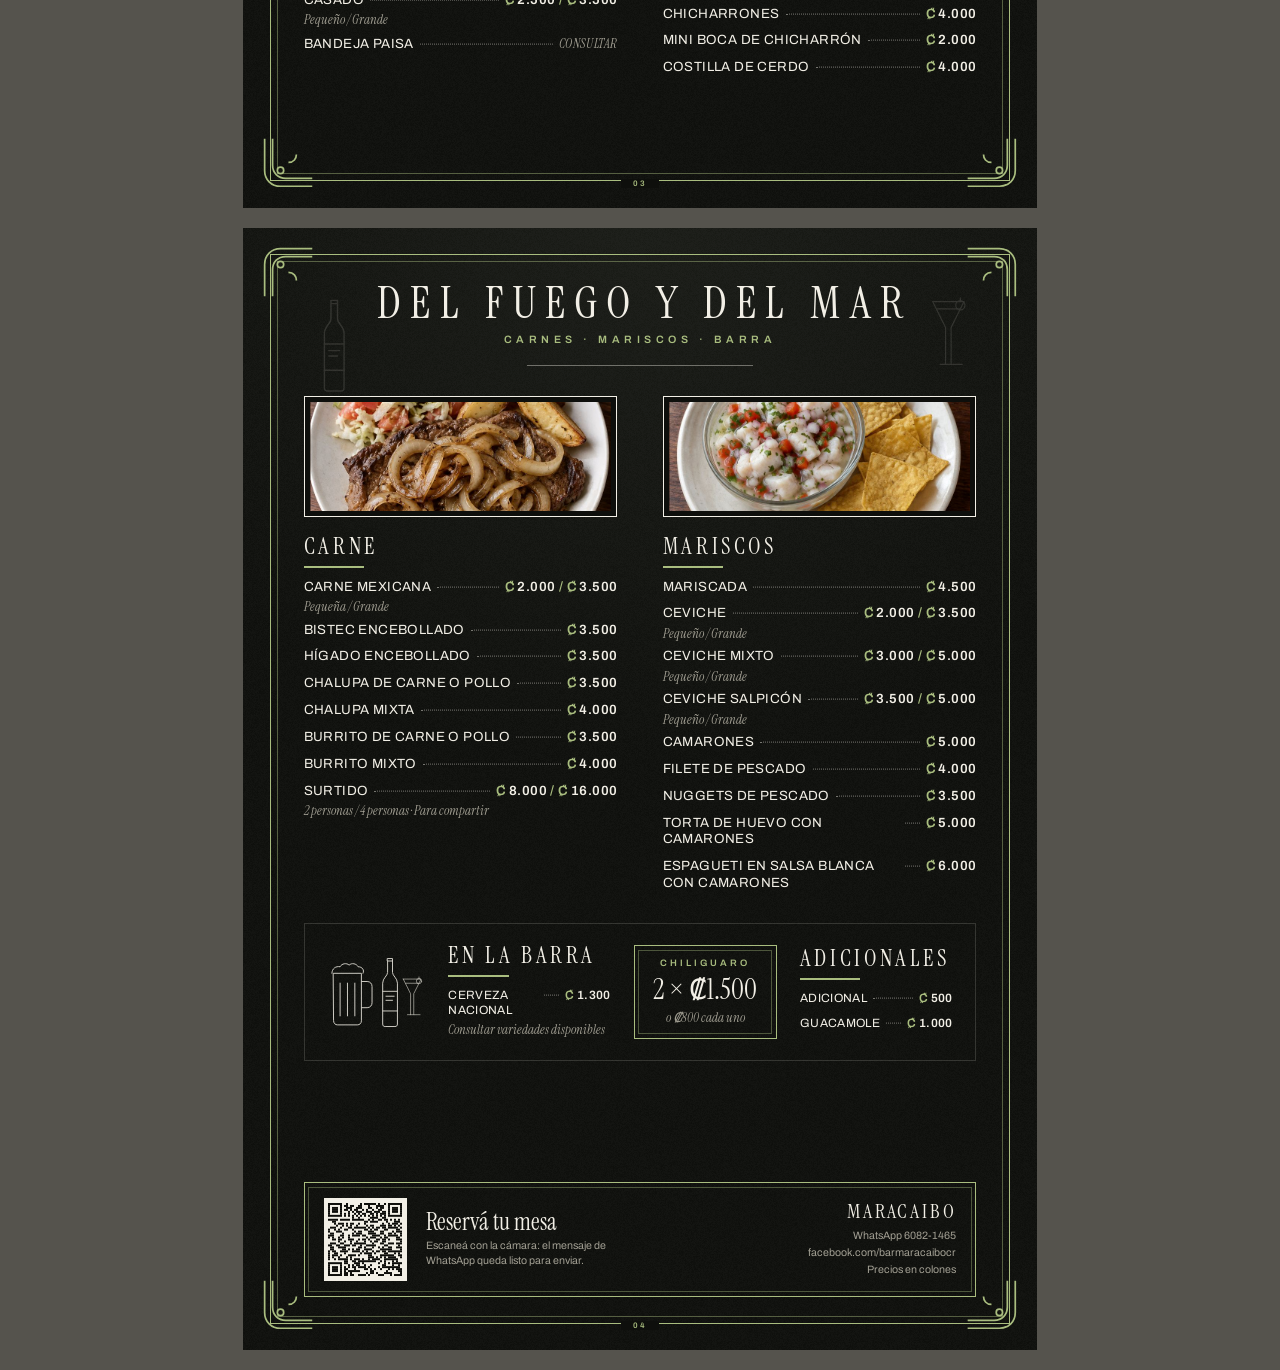
<file: herramientas/plantilla-impreso.html>
<!doctype html>
<html lang="es"><head><meta charset="utf-8"><title>Bar Maracaibo ? Carta impresa</title>
<script src="../menu-datos.js"></script>
<style>
@font-face{font-family:Arch;font-weight:300;src:url(fuentes-pdf/Archivo-Light.ttf)}
@font-face{font-family:Arch;font-weight:400;src:url(fuentes-pdf/Archivo-Regular.ttf)}
@font-face{font-family:Arch;font-weight:400;font-style:italic;src:url(fuentes-pdf/Archivo-Italic.ttf)}
@font-face{font-family:Arch;font-weight:500 600;src:url(fuentes-pdf/Archivo-SemiBold.ttf)}
@font-face{font-family:Arch;font-weight:700 900;src:url(fuentes-pdf/Archivo-Bold.ttf)}
@font-face{font-family:ISerif;src:url(../fuentes/instrument-serif-latin.woff2) format("woff2")}
@font-face{font-family:ISerif;src:url(../fuentes/instrument-serif-latin-ext.woff2) format("woff2");unicode-range:U+0100-02BA,U+02BD-02C5,U+02C7-02CC,U+02CE-02D7,U+02DD-02FF,U+1E00-1E9F,U+20A0-20AB,U+20AD-20C4,U+2113,U+2C60-2C7F,U+A720-A7FF}
@font-face{font-family:ISerif;font-style:italic;src:url(../fuentes/instrument-serif-italic-latin.woff2) format("woff2")}
@font-face{font-family:ISerif;font-style:italic;src:url(../fuentes/instrument-serif-italic-latin-ext.woff2) format("woff2");unicode-range:U+0100-02BA,U+02BD-02C5,U+02C7-02CC,U+02CE-02D7,U+02DD-02FF,U+1E00-1E9F,U+20A0-20AB,U+20AD-20C4,U+2113,U+2C60-2C7F,U+A720-A7FF}
@page{size:A4;margin:0}
*{box-sizing:border-box;margin:0;padding:0}
:root{--noche:#0e0f0c;--hueso:#f2efe6;--gris:#a29f93;--musgo:#a9bd7f;--musgo-o:#4c5f2e;--linea:rgba(242,239,230,.16)}
body{background:#55534d;font-family:Arch,sans-serif;color:var(--hueso)}
.page{width:210mm;height:297mm;position:relative;overflow:hidden;margin:0 auto 20px;page-break-after:always;
 background:radial-gradient(120% 80% at 50% 0%,#1a1c17 0%,var(--noche) 60%);}
/* textura de pizarra */
.page:before{content:"";position:absolute;inset:0;opacity:.35;mix-blend-mode:screen;pointer-events:none;
 background-image:url(textura-pizarra.png)}
@media print{body{background:none}.page{margin:0}}
/* marco doble */
.frame{position:absolute;inset:7mm;border:.25mm solid var(--musgo)}
.frame:after{content:"";position:absolute;inset:1.6mm;border:.2mm solid rgba(169,189,127,.45)}
.corner{position:absolute;width:14mm;height:14mm;color:var(--musgo)}
.corner svg{width:100%;height:100%;fill:none;stroke:currentColor;stroke-width:1.3}
.c1{top:5mm;left:5mm}.c2{top:5mm;right:5mm;transform:scaleX(-1)}.c3{bottom:5mm;left:5mm;transform:scaleY(-1)}.c4{bottom:5mm;right:5mm;transform:scale(-1,-1)}
.inner{position:absolute;inset:14mm 16mm;display:flex;flex-direction:column}
/* dibujos de línea */
.doodle{position:absolute;color:var(--hueso);opacity:.13;pointer-events:none}
.doodle svg{width:100%;height:100%;fill:none;stroke:currentColor;stroke-width:1.3;stroke-linecap:round;stroke-linejoin:round}
/* cabecera */
.head{text-align:center;position:relative}
.head .tools{display:flex;justify-content:center;align-items:center;gap:7mm}
.head .tools .ic{width:13mm;height:20mm;color:var(--musgo)}
.head .tools .ic svg{width:100%;height:100%;fill:none;stroke:currentColor;stroke-width:1.4;stroke-linecap:round;stroke-linejoin:round}
.head h1{font:400 50pt/1 ISerif;letter-spacing:.2em;padding-left:.2em;text-transform:uppercase}
.head h1 .dot{color:var(--musgo);font-size:.5em;vertical-align:.35em;margin:0 .15em;letter-spacing:0}
.head .sub{font:600 8.5pt/1 Arch;letter-spacing:.42em;text-transform:uppercase;color:var(--musgo);margin-top:2mm}
.head .meta{font:italic 400 11pt/1 ISerif;color:var(--gris);margin-top:3mm}
.rule{height:.3mm;background:var(--hueso);opacity:.85;width:118mm;margin:5mm auto 0}
.rule.s{width:60mm;opacity:.4}
/* secciones */
.cols{display:grid;grid-template-columns:1fr 1fr;gap:0 10mm;margin-top:6mm}
.sec{break-inside:avoid;margin-bottom:5.5mm}
.sec-h{display:flex;align-items:center;gap:3mm}
.sec-h h2{font:400 15pt/1 ISerif;letter-spacing:.16em;text-transform:uppercase}
.sec-h .tag{margin-left:auto;font:700 7pt/1 Arch;letter-spacing:.08em;color:var(--noche);background:var(--musgo);padding:1.3mm 2.4mm}
.sec-u{width:16mm;height:.35mm;background:var(--musgo);margin:2mm 0 1.6mm}
.sec-n{font:italic 400 10pt/1.2 ISerif;color:var(--gris);margin-bottom:1mm}
.it{display:flex;align-items:baseline;gap:1.6mm;font-size:8.9pt;line-height:1.25;padding:.9mm 0;text-transform:uppercase;letter-spacing:.03em}
.it .nm{max-width:64mm}
.it .nm.wrap{white-space:normal}
.it .ld{flex:1;border-bottom:.35mm dotted rgba(242,239,230,.45);transform:translateY(-.9mm);min-width:4mm}
.it .p{font-variant-numeric:tabular-nums;font-weight:500;white-space:nowrap}
.it .p .c{color:var(--musgo);margin-right:.6mm}
.d{display:block;font:italic 400 9pt/1.15 ISerif;color:var(--gris);text-transform:none;letter-spacing:0;margin:-0.4mm 0 .6mm}
.sz{color:var(--musgo)}
/* fotos enmarcadas */
.ph{position:relative;border:.3mm solid var(--hueso);padding:1.3mm;background:var(--noche)}
.ph i{display:block;height:100%;background:center/cover;filter:saturate(.9) contrast(1.04)}
.ph figcaption{position:absolute;left:50%;bottom:-3.2mm;transform:translateX(-50%);background:var(--noche);padding:.8mm 3mm;font:600 6.8pt/1 Arch;letter-spacing:.24em;text-transform:uppercase;white-space:nowrap;color:var(--musgo)}
.favs{display:grid;grid-template-columns:repeat(3,1fr);gap:7mm;padding-top:4mm;margin-bottom:3mm}
.favs .ph{height:31mm}
.favs-h{text-align:center;font:600 7.5pt/1 Arch;letter-spacing:.4em;text-transform:uppercase;color:var(--gris);display:flex;align-items:center;gap:4mm;margin-top:auto}
.favs-h:before,.favs-h:after{content:"";flex:1;height:.2mm;background:var(--linea)}
.sidephoto{height:30mm;margin:1mm 0 6mm}
/* barra */
.bar{display:grid;grid-template-columns:44mm 1fr 1fr;gap:7mm;align-items:center;border-top:.3mm solid var(--linea);border-bottom:.3mm solid var(--linea);padding:5mm 0;margin-top:auto}
.bar .art{height:40mm;color:var(--hueso)}
.bar .art svg{width:100%;height:100%;fill:none;stroke:currentColor;stroke-width:1.2;stroke-linecap:round;stroke-linejoin:round}
.promo{border:.3mm solid var(--musgo);padding:3.5mm;text-align:center;position:relative}
.promo:after{content:"";position:absolute;inset:1mm;border:.2mm solid rgba(169,189,127,.4)}
.promo .k{font:600 7pt/1 Arch;letter-spacing:.32em;color:var(--musgo)}
.promo b{display:block;font:400 26pt/1 ISerif;margin:2mm 0 1mm}
.promo span{font:italic 400 10pt/1 ISerif;color:var(--gris)}
.foot{display:flex;align-items:center;gap:5mm;padding-top:5mm;margin-top:auto;border-top:.3mm solid var(--linea)}
.barbox{border:.3mm solid var(--linea);padding:4mm 5mm 2mm;margin-top:1mm}
.barbox .art{height:20mm;color:var(--hueso);opacity:.85;margin-bottom:4mm}
.barbox .art svg{width:100%;height:100%;fill:none;stroke:currentColor;stroke-width:1.2;stroke-linecap:round;stroke-linejoin:round}
.barbox .promo{margin-top:4mm}
.qr{display:flex;align-items:center;gap:3mm}
.qr img{width:19mm;height:19mm;background:var(--hueso);padding:1.2mm}
.qr b{display:block;font:400 12pt/1.05 ISerif;max-width:28mm}
.qr span{display:block;font-size:7pt;color:var(--gris);margin-top:1.2mm;line-height:1.35;max-width:27mm}
.foot .end{margin-left:auto;text-align:right}
.foot .end b{font:400 15pt/1 ISerif;letter-spacing:.14em;text-transform:uppercase}
.foot .end span{display:block;font-size:7pt;color:var(--gris);margin-top:1.6mm;line-height:1.5;white-space:nowrap}
.pg{position:absolute;left:0;right:0;bottom:9.4mm;text-align:center;font:600 6pt/1 Arch;letter-spacing:.3em;color:var(--gris);text-transform:uppercase}
.pg span{background:var(--noche);padding:0 3mm}
</style><style>
.it{font-size:10pt;padding:1.35mm 0}
.d{font-size:10pt}
.sec-h h2{font-size:17pt}
.sec{margin-bottom:7mm}
.sec-n{font-size:11pt}
.cols{gap:0 12mm;margin-top:8mm}
.ph-sec{height:38mm;margin:0 0 5mm}
/* portada */
.cover .inner{align-items:center;text-align:center}
.cover .shot{width:132mm;height:165mm;margin-top:7mm}
.cover h1{font:400 64pt/1 ISerif;letter-spacing:.22em;padding-left:.22em;text-transform:uppercase;margin-top:11mm}
.cover .sub{font:600 9pt/1 Arch;letter-spacing:.42em;text-transform:uppercase;color:var(--musgo);margin-top:3mm}
.cover .rule{width:60mm;margin:6mm auto 0}
.cover .info{display:flex;gap:14mm;justify-content:center;margin-top:8mm;font:italic 400 13pt/1.3 ISerif;color:var(--gris)}
.cover .info b{display:block;font:600 7pt/1 Arch;letter-spacing:.3em;text-transform:uppercase;color:var(--musgo);font-style:normal;margin-bottom:2mm}
.cover .tools{position:absolute;top:20mm;left:0;right:0;display:flex;justify-content:space-between;padding:0 4mm}
.pghead{text-align:center}
.pghead h1{font:400 34pt/1 ISerif;letter-spacing:.2em;padding-left:.2em;text-transform:uppercase}
.pghead .sub{font:600 8pt/1 Arch;letter-spacing:.42em;text-transform:uppercase;color:var(--musgo);margin-top:2.5mm}
.pghead .rule{width:60mm;opacity:.4;margin-top:5mm}
.pgnum{position:absolute;left:0;right:0;bottom:5.2mm;text-align:center;font:600 6pt/1 Arch;letter-spacing:.3em;color:var(--musgo)}
.pgnum span{background:var(--noche);padding:0 3mm}
.favs .ph{height:52mm}
.reserve{display:flex;align-items:center;gap:5mm;border:.3mm solid var(--musgo);padding:4mm 5mm;margin-top:auto;position:relative}
.reserve:after{content:"";position:absolute;inset:1mm;border:.2mm solid rgba(169,189,127,.4);pointer-events:none}
.reserve img{width:22mm;height:22mm;background:var(--hueso);padding:1.3mm}
.reserve b{display:block;font:400 18pt/1 ISerif}
.reserve span{display:block;font-size:8pt;color:var(--gris);margin-top:1.5mm;line-height:1.4}
.reserve .end{margin-left:auto;text-align:right;font-size:8pt;color:var(--gris);line-height:1.6}
.reserve .end strong{display:block;font:400 15pt/1 ISerif;letter-spacing:.14em;color:var(--hueso);margin-bottom:1.5mm}
.barrow{display:grid;grid-template-columns:28mm 1fr 40mm 1.15fr;gap:6mm;align-items:center;padding:5mm 6mm;margin:0 0 6mm}
.barrow .art{height:26mm;margin:0}
.barrow .promo{margin:0}
.barrow .promo b{font-size:21pt;white-space:nowrap}
.barrow .it{font-size:9pt}
.barrow{grid-template-columns:26mm 1.15fr 38mm 1fr!important}
.barrow .sec{margin:0!important}
.cover .inner{justify-content:center;align-items:center;text-align:center}
.cv-top{width:20mm;height:30mm;color:var(--musgo)}
.cv-top svg,.cv-art svg{width:100%;height:100%;fill:none;stroke:currentColor;stroke-width:1.1;stroke-linecap:round;stroke-linejoin:round}
.cv-k{font:600 8pt/1 Arch;letter-spacing:.42em;text-transform:uppercase;color:var(--musgo);margin-top:8mm}
.cv-t{font:400 66pt/1 ISerif;letter-spacing:.2em;padding-left:.2em;text-transform:uppercase;margin-top:6mm}
.cv-rule{display:flex;align-items:center;gap:4mm;width:110mm;margin-top:6mm;color:var(--musgo)}
.cv-rule span{flex:1;height:.3mm;background:var(--hueso);opacity:.8}
.cv-rule i{font-style:normal;font-size:9pt}
.cv-s{font:italic 400 30pt/1 ISerif;color:var(--musgo);margin-top:5mm}
.cv-art{width:96mm;height:64mm;color:var(--hueso);margin-top:16mm;opacity:.9}
.cv-tag{font:600 7.5pt/1 Arch;letter-spacing:.32em;text-transform:uppercase;color:var(--gris);margin-top:14mm}
.cv-info{display:flex;gap:10mm;align-items:center;margin-top:10mm;font:italic 400 14pt/1.3 ISerif;color:var(--hueso)}
.cv-info b{display:block;font:600 7pt/1 Arch;letter-spacing:.32em;text-transform:uppercase;color:var(--musgo);font-style:normal;margin-bottom:2.5mm}
.cv-sep{width:.3mm;height:16mm;background:var(--linea)}
</style><style>.trim{position:absolute;top:0;left:0;width:210mm;height:297mm}.modo-imprenta .page{width:216mm;height:303mm}
.modo-imprenta .trim{top:3mm;left:3mm}
.sheet{position:relative;width:426mm;height:303mm;display:flex;overflow:hidden;margin:0 auto 20px;page-break-after:always}
.sheet .page{width:213mm;height:303mm;margin:0;flex:none;page-break-after:auto}
.sheet .trim{top:3mm}
.sheet .page.l .trim{left:3mm}
.sheet .page.r .trim{left:0}
.marks{position:absolute;inset:0;width:100%;height:100%;pointer-events:none;z-index:9}

@media print{.sheet{margin:0}}</style></head><body>

<!-- biblioteca de dibujos -->
<svg width="0" height="0" style="position:absolute">
 <symbol id="maracas" viewBox="0 0 60 90"><ellipse cx="18" cy="20" rx="13" ry="16" transform="rotate(-18 18 20)"/><path d="M22 35 L34 82"/><path d="M14 12c4-2 9-2 12 1M10 22c5 1 10 0 14-3"/><ellipse cx="42" cy="20" rx="13" ry="16" transform="rotate(18 42 20)"/><path d="M38 35 L26 82"/><path d="M34 13c3-3 8-3 12-1M36 19c4 3 9 4 14 3"/></symbol>
 <symbol id="botella" viewBox="0 0 30 90"><path d="M12 4h6v3h-6zM12 7v14c0 4-6 7-6 13v50c0 2 1 3 3 3h12c2 0 3-1 3-3V34c0-6-6-9-6-13V7"/><path d="M6 44h18M6 68h18"/><path d="M10 50h10M10 55h8"/></symbol>
 <symbol id="jarra" viewBox="0 0 60 80"><path d="M8 14h34v58c0 3-2 5-5 5H13c-3 0-5-2-5-5z"/><path d="M42 24h7c4 0 6 3 6 6v20c0 3-2 6-6 6h-7"/><path d="M6 14c0-6 5-9 10-8 2-4 8-5 11-2 3-3 9-2 11 2 5 0 8 4 6 8"/><path d="M16 26v40M25 26v40M34 26v40"/></symbol>
 <symbol id="cubiertos" viewBox="0 0 40 90"><path d="M8 4v20c0 4 3 6 5 6v56M13 4v18M18 4v20c0 4-3 6-5 6"/><path d="M30 86V44c-5 0-6-8-6-18 0-12 3-22 7-22v82"/></symbol>
 <symbol id="copa" viewBox="0 0 50 90"><path d="M8 6h34L28 34v40h12M28 74H16M22 74V34L8 6"/><path d="M13 14h24"/><circle cx="38" cy="10" r="5"/><path d="M38 5v-3"/></symbol>
 <symbol id="chile" viewBox="0 0 70 40"><path d="M10 14c12-2 30 2 42 12 6 5 12 6 16 4-4 7-14 9-24 5C30 30 16 26 8 22c-4-2-2-8 2-8z"/><path d="M10 14c-2-6 0-10 4-11M14 3c3 0 5 2 5 4"/></symbol>
 <symbol id="balon" viewBox="0 0 60 60"><circle cx="30" cy="30" r="26"/><path d="M30 18l10 7-4 12H24l-4-12z"/><path d="M30 18V4M40 25l13-5M36 37l9 12M24 37l-9 12M20 25L7 20"/></symbol>
 <symbol id="esquina" viewBox="0 0 40 40"><path d="M2 38V14C2 7 7 2 14 2h24"/><path d="M8 38V18c0-6 4-10 10-10h20"/><circle cx="14" cy="14" r="2.4"/><path d="M20 20c4 0 6 3 6 6"/></symbol>
</svg>


<!-- 1 · PORTADA -->
<section class="page cover">
 <div class="frame"></div>
 <div class="corner c1"><svg><use href="#esquina"/></svg></div><div class="corner c2"><svg><use href="#esquina"/></svg></div>
 <div class="corner c3"><svg><use href="#esquina"/></svg></div><div class="corner c4"><svg><use href="#esquina"/></svg></div>
 <div class="doodle" style="left:20mm;top:30mm;width:20mm;height:12mm;transform:rotate(-16deg)"><svg><use href="#chile"/></svg></div>
 <div class="doodle" style="right:20mm;top:28mm;width:16mm;height:16mm"><svg><use href="#balon"/></svg></div>
 <div class="doodle" style="left:24mm;top:150mm;width:12mm;height:26mm"><svg><use href="#cubiertos"/></svg></div>
 <div class="doodle" style="right:24mm;top:150mm;width:14mm;height:24mm"><svg><use href="#botella"/></svg></div>
 <div class="inner">
  <div class="cv-top"><svg viewBox="0 0 60 90"><use href="#maracas"/></svg></div>
  <div class="cv-k">Bar de pueblo · San Lorenzo</div>
  <h1 class="cv-t">Maracaibo</h1>
  <div class="cv-rule"><span></span><i>✦</i><span></span></div>
  <div class="cv-s">La carta</div>
  <div class="cv-art"><svg viewBox="0 0 150 100"><use href="#jarra" x="0" y="18" width="60" height="80"/><use href="#botella" x="58" y="0" width="34" height="100"/><use href="#copa" x="98" y="26" width="40" height="72"/></svg></div>
  <div class="cv-tag">Bocas para compartir · Cerveza bien fría · El partido en pantalla</div>
  <div class="cv-info"><div><b>Abierto</b>Todos los días<br>11 a.m. – 12 a.m.</div><div class="cv-sep"></div><div><b>Reservas</b>WhatsApp<br>6082-1465</div></div>
 </div>
</section>

<!-- 2 · PARA PICAR -->
<section class="page">
 <div class="frame"></div>
 <div class="corner c1"><svg><use href="#esquina"/></svg></div><div class="corner c2"><svg><use href="#esquina"/></svg></div>
 <div class="corner c3"><svg><use href="#esquina"/></svg></div><div class="corner c4"><svg><use href="#esquina"/></svg></div>
 <div class="doodle" style="right:16mm;top:18mm;width:18mm;height:26mm"><svg><use href="#maracas"/></svg></div>
 <div class="doodle" style="left:16mm;top:20mm;width:20mm;height:12mm;transform:rotate(-14deg)"><svg><use href="#chile"/></svg></div>
 <div class="inner">
  <header class="pghead"><h1>Para picar</h1><div class="sub">Boquitas · Super gusticos · Pollo</div><div class="rule"></div></header>
  <div class="cols"><div id="p2a"></div><div id="p2b"></div></div>
 </div>
 <div class="pgnum"><span>02</span></div>
</section>

<!-- 3 · LA COCINA -->
<section class="page">
 <div class="frame"></div>
 <div class="corner c1"><svg><use href="#esquina"/></svg></div><div class="corner c2"><svg><use href="#esquina"/></svg></div>
 <div class="corner c3"><svg><use href="#esquina"/></svg></div><div class="corner c4"><svg><use href="#esquina"/></svg></div>
 <div class="doodle" style="left:17mm;top:18mm;width:12mm;height:26mm"><svg><use href="#cubiertos"/></svg></div>
 <div class="doodle" style="right:16mm;top:18mm;width:16mm;height:16mm"><svg><use href="#balon"/></svg></div>
 <div class="inner">
  <header class="pghead"><h1>La cocina</h1><div class="sub">Fuertes · Casados · Arroces · Sopas · Cortes</div><div class="rule"></div></header>
  <div class="cols"><div id="p3a"></div><div id="p3b"></div></div>
 </div>
 <div class="pgnum"><span>03</span></div>
</section>

<!-- 4 · CARNES, MARISCOS Y BARRA -->
<section class="page">
 <div class="frame"></div>
 <div class="corner c1"><svg><use href="#esquina"/></svg></div><div class="corner c2"><svg><use href="#esquina"/></svg></div>
 <div class="corner c3"><svg><use href="#esquina"/></svg></div><div class="corner c4"><svg><use href="#esquina"/></svg></div>
 <div class="doodle" style="right:16mm;top:18mm;width:15mm;height:22mm"><svg><use href="#copa"/></svg></div>
 <div class="doodle" style="left:16mm;top:18mm;width:16mm;height:26mm"><svg><use href="#botella"/></svg></div>
 <div class="inner">
  <header class="pghead"><h1>Del fuego y del mar</h1><div class="sub">Carnes · Mariscos · Barra</div><div class="rule"></div></header>
  <div class="cols"><div id="p4a"></div><div id="p4b"></div></div>
  <div id="p4bar"></div>
  <div class="reserve"><img src="qr-reservas.svg" alt=""><div><b>Reservá tu mesa</b><span>Escaneá con la cámara: el mensaje de<br>WhatsApp queda listo para enviar.</span></div>
   <div class="end"><strong>MARACAIBO</strong>WhatsApp 6082-1465<br>facebook.com/barmaracaibocr<br>Precios en colones</div></div>
 </div>
 <div class="pgnum"><span>04</span></div>
</section>
<script>
const M=Object.fromEntries(MENU.map(c=>[c.id,c]));
const n=v=>String(v).replace(/\B(?=(\d{3})+(?!\d))/g,'.');
const esc=s=>String(s).replace(/[&<>]/g,c=>({'&':'&amp;','<':'&lt;','>':'&gt;'}[c]));
const price=p=>`<span class="p"><span class="c">₡</span>${n(p)}</span>`;
function rows(it,noPrice){
  if(it.sizes) return `<div class="it"><span class="nm">${esc(it.n)}</span><span class="ld"></span><span class="p">${it.sizes.map(s=>`<span class="c">₡</span>${n(s.p)}`).join(' <span class="sz">/</span> ')}</span></div><span class="d">${it.sizes.map(s=>esc(s.l)).join(' / ')}${it.d?' · '+esc(it.d):''}</span>`;
  const p=it.p==null?'<span class="p" style="font:italic 400 10pt ISerif;color:var(--gris)">Consultar</span>':(noPrice?'':price(it.p));
  return `<div class="it"><span class="nm">${esc(it.n)}</span>${noPrice&&it.p!=null?'':'<span class="ld"></span>'}${p}</div>${it.d?`<span class="d">${esc(it.d)}</span>`:''}`;
}
function sec(id,{tag,noPrice,note,photo}={}){
  const c=M[id];const nt=note??c.note;
  return `${photo?`<figure class="ph sidephoto"><i style="background-image:url(../img/${photo}-800.jpg)"></i></figure>`:''}<div class="sec"><div class="sec-h"><h2>${esc(c.title)}</h2>${tag?`<span class="tag">${tag}</span>`:''}</div><div class="sec-u"></div>${nt?`<div class="sec-n">${esc(nt)}</div>`:''}${c.items.map(i=>rows(i,noPrice)).join('')}</div>`;
}
const photo=(img,h)=>`<figure class="ph ph-sec" ${h?`style="height:${h}mm"`:''}><i style="background-image:url(../img/${img}-800.jpg)"></i></figure>`;
p2a.innerHTML=photo('patacones_frijol',66)+sec('boquitas',{tag:'₡1.500 C/U',noPrice:true,note:'Para picar mientras empieza el partido.'})+sec('pollo');
p2b.innerHTML=photo('fb_alitas',66)+sec('gusticos');
p3a.innerHTML=photo('chifrijo')+sec('fuertes')+sec('casados');
p3b.innerHTML=photo('arroz_camarones')+sec('arroces')+sec('sopas')+sec('cortes');
p4a.innerHTML=photo('bistec_encebollado',32)+sec('carne');
p4b.innerHTML=photo('ceviche',32)+sec('mariscos');
document.getElementById('p4bar').innerHTML=`<div class="barbox barrow"><div class="art"><svg viewBox="0 0 120 90"><use href="#jarra" x="0" y="8" width="60" height="80"/><use href="#botella" x="62" y="0" width="30" height="90"/><use href="#copa" x="88" y="20" width="32" height="68"/></svg></div><div class="sec" style="margin:0"><div class="sec-h"><h2>En la barra</h2></div><div class="sec-u"></div>${rows(M.bebidas.items[0])}</div><div class="promo"><div class="k">CHILIGUARO</div><b>2 × ₡1.500</b><span>o ₡800 cada uno</span></div><div class="sec" style="margin:4mm 0 0"><div class="sec-h"><h2>Adicionales</h2></div><div class="sec-u"></div><div class="it"><span class="nm">Adicional</span><span class="ld"></span><span class="p"><span class="c">₡</span>500</span></div><div class="it"><span class="nm">Guacamole</span><span class="ld"></span><span class="p"><span class="c">₡</span>1.000</span></div></div></div>`;

/* ---------- modo: a4, imprenta o a3 ---------- */
const modo=new URLSearchParams(location.search).get('modo')||'a4';
const pages=[...document.querySelectorAll('.page')];
pages.forEach(p=>{const t=document.createElement('div');t.className='trim';t.append(...p.childNodes);p.append(t);});
// marcas de corte: prolongan las líneas de corte dentro del sangrado (blanco debajo para verlas sobre el negro)
const marks=(w,h,x0,y0,x1,y1,folds=[])=>{
  const L=[];
  for(const [x,sx] of [[x0,-1],[x1,1]])for(const [y,sy] of [[y0,-1],[y1,1]])
    L.push(`M${x+sx*.6} ${y}H${x+sx*3}`,`M${x} ${y+sy*.6}V${y+sy*3}`);
  const F=folds.map(x=>`M${x} 0V2.4M${x} ${h-2.4}V${h}`).join('');
  return `<svg class="marks" viewBox="0 0 ${w} ${h}" preserveAspectRatio="none"><g fill="none"><path d="${L.join('')}" stroke="#fff" stroke-width=".45"/><path d="${L.join('')}" stroke="#000" stroke-width=".12"/><path d="${F}" stroke="#fff" stroke-width=".45"/><path d="${F}" stroke="#000" stroke-width=".12" stroke-dasharray=".8 .5"/></g></svg>`;
};
const size=document.createElement('style');document.head.append(size);
if(modo==='imprenta'){
  document.body.classList.add('modo-imprenta');
  size.textContent='@page{size:216mm 303mm;margin:0}';
  pages.forEach(p=>p.insertAdjacentHTML('beforeend',marks(216,303,3,3,213,300)));
}else if(modo==='a3'){
  // pliego 1 (cara exterior): página 4 | página 1 · pliego 2 (cara interior): página 2 | página 3
  size.textContent='@page{size:426mm 303mm;margin:0}';
  for(const [a,b] of [[3,0],[1,2]]){
    const s=document.createElement('div');s.className='sheet';
    pages[a].classList.add('l');pages[b].classList.add('r');
    s.append(pages[a],pages[b]);s.insertAdjacentHTML('beforeend',marks(426,303,3,3,423,300,[213]));
    document.body.append(s);
  }
}

/* ---------- validación: cuántas páginas y si algo se sale del marco ---------- */
document.fonts.ready.then(()=>{
  const out=[];
  pages.forEach((p,k)=>{
    const inner=p.querySelector('.inner'),R=inner.getBoundingClientRect(),kids=[...inner.children];
    kids.forEach((c,j)=>{
      const next=kids.slice(j+1).find(x=>x.getBoundingClientRect().height>0);
      // se revisan los platos y los bloques (no cada letra): así el aviso dice qué plato o qué foto no entra
      for(const el of [c,...c.querySelectorAll('.it,.d,.sec-h,.sec-n,figure,.promo,.reserve,.barbox,.favs-h,h1,.sub,.info')]){
        const b=el.getBoundingClientRect();if(!b.width&&!b.height)continue;
        const name=(el.querySelector&&el.querySelector('.nm,h2,figcaption')||el).textContent.trim().slice(0,40)||el.className;
        if(b.left<R.left-1||b.right>R.right+1||b.top<R.top-1||b.bottom>R.bottom+1)out.push(`página ${k+1}: se sale del marco «${name}»`);
        else if(next&&b.bottom>next.getBoundingClientRect().top+1)out.push(`página ${k+1}: se monta sobre lo de abajo «${name}»`);
        if(el.classList&&el.classList.contains('it')&&el.scrollWidth>el.clientWidth+1)out.push(`página ${k+1}: no cabe a lo ancho «${name}»`);
      }
    });
  });
  const hojas=modo==='a3'?document.querySelectorAll('.sheet').length:pages.length;
  document.documentElement.dataset.check=JSON.stringify({modo,hojas,paginas:pages.length,problemas:[...new Set(out)]});
});

</script>
</body></html>
</file>
<file: tokens.css>
/* ==========================================================================
   Bar Maracaibo · tokens del sistema de diseño
   Una sola fuente para colores, letras, espacios, radios y curvas de la
   página principal (experiencia.css) y la carta (carta.css). Los mismos
   colores están en herramientas/tokens.json para el PDF.
   Oscura por defecto; clara según el sistema o con data-theme="light".
   ========================================================================== */
@font-face{font-family:'Instrument Serif';font-style:normal;font-weight:400;font-display:swap;src:url(fuentes/instrument-serif-latin.woff2) format('woff2');unicode-range:U+0000-00FF,U+0131,U+0152-0153,U+02BB-02BC,U+02C6,U+02DA,U+02DC,U+0304,U+0308,U+0329,U+2000-206F,U+20AC,U+2122,U+2191,U+2193,U+2212,U+2215,U+FEFF,U+FFFD}
@font-face{font-family:'Instrument Serif';font-style:normal;font-weight:400;font-display:swap;src:url(fuentes/instrument-serif-latin-ext.woff2) format('woff2');unicode-range:U+0100-02BA,U+02BD-02C5,U+02C7-02CC,U+02CE-02D7,U+02DD-02FF,U+1E00-1E9F,U+20A0-20AB,U+20AD-20C4,U+2113,U+2C60-2C7F,U+A720-A7FF}
@font-face{font-family:'Instrument Serif';font-style:italic;font-weight:400;font-display:swap;src:url(fuentes/instrument-serif-italic-latin.woff2) format('woff2');unicode-range:U+0000-00FF,U+0131,U+0152-0153,U+02BB-02BC,U+02C6,U+02DA,U+02DC,U+0304,U+0308,U+0329,U+2000-206F,U+20AC,U+2122,U+2191,U+2193,U+2212,U+2215,U+FEFF,U+FFFD}
@font-face{font-family:'Instrument Serif';font-style:italic;font-weight:400;font-display:swap;src:url(fuentes/instrument-serif-italic-latin-ext.woff2) format('woff2');unicode-range:U+0100-02BA,U+02BD-02C5,U+02C7-02CC,U+02CE-02D7,U+02DD-02FF,U+1E00-1E9F,U+20A0-20AB,U+20AD-20C4,U+2113,U+2C60-2C7F,U+A720-A7FF}

/* Respaldo con las mismas medidas que Instrument Serif (Georgia ajustada): mientras carga la fuente
   los titulares ocupan lo mismo y nada salta al cambiar (CLS 0). */
@font-face{font-family:'Instrument Serif Fallback';font-style:normal;src:local('Georgia');size-adjust:76.25%;ascent-override:129.8%;descent-override:40.7%;line-gap-override:0%}
@font-face{font-family:'Instrument Serif Fallback';font-style:italic;src:local('Georgia Italic'),local('Georgia-Italic');size-adjust:78.6%;ascent-override:126%;descent-override:39.4%;line-gap-override:0%}

/* ---------- Colores: oscura (predeterminada) ----------
   Contrastes medidos sobre --fondo. */
:root{
  --fondo:#0c0d0a;          /* noche, negro con un dejo verde */
  --sup:#151712;            /* superficie elevada */
  --ctrl:#20231c;           /* controles */
  --ctrl-2:#2b2f26;         /* controles al pasar */
  --tinta:#f2f0e7;          /* texto · 17:1 */
  --gris:#a8a99b;           /* texto secundario · 8.2:1 */
  --gris-2:#8f9083;         /* texto terciario · 6.0:1 */
  --apagado:#5e6054;        /* palabras sin encender · 3:1 */
  --linea:rgba(242,240,231,.13);
  --linea-2:rgba(242,240,231,.07);
  --musgo:#a9bd7f;          /* verde del rótulo, aclarado · 9.5:1 */
  --sobre-musgo:#0c0d0a;    /* texto sobre el botón musgo · 9.5:1 */
  --musgo-hover:#bccd96;
  --abierto:#30d158;
  --cerrado:#ff453a;
  --sombra:rgba(0,0,0,.55);
  --mapa:invert(.9) hue-rotate(180deg) saturate(.45) brightness(.95) contrast(.92);
  --luz:#f7c948;--luz-borde:#7a5600;--luz-rayo:#b57c00;--luz-brillo:rgba(247,201,72,.75); /* bombillo encendido */
  --logo:var(--tinta);      /* logo monocromo: hueso en oscuro */
  --off-tinta:#7d7f72;      /* texto de controles deshabilitados · 3.6:1 sobre --ctrl */
  /* logos de cerveza: color original y fondo transparente; un borde hueso finito para que se vean los negros y azules */
  --marca-halo:drop-shadow(0 0 .6px rgba(242,240,231,.95)) drop-shadow(0 0 .6px rgba(242,240,231,.95)) drop-shadow(0 0 5px rgba(242,240,231,.28));
  color-scheme:dark;
}
/* ---------- Colores: clara ---------- */
@media (prefers-color-scheme:light){
  :root:not([data-theme=dark]){
    --fondo:#f3f1e9;--sup:#e9e7dd;--ctrl:#dddbd0;--ctrl-2:#d1cfc3;
    --tinta:#171913;          /* 15.7:1 */
    --gris:#5a5c50;           /* 6.0:1 */
    --gris-2:#616357;         /* 5.4:1 */
    --apagado:#8a8b7f;        /* 3:1 */
    --linea:rgba(23,25,19,.16);--linea-2:rgba(23,25,19,.08);
    --musgo:#4c5f2e;          /* 6.2:1 */
    --sobre-musgo:#ffffff;    /* 7.0:1 */
    --musgo-hover:#3f5025;
    --abierto:#248a3d;--cerrado:#d70015;
    --sombra:rgba(40,38,30,.18);
    --mapa:saturate(.6) contrast(.95);
    --logo:var(--musgo);
    --off-tinta:#6f7165;
    --marca-halo:none;
    color-scheme:light;
  }
}
:root[data-theme=light]{
  --fondo:#f3f1e9;--sup:#e9e7dd;--ctrl:#dddbd0;--ctrl-2:#d1cfc3;
  --tinta:#171913;--gris:#5a5c50;--gris-2:#616357;--apagado:#8a8b7f;
  --linea:rgba(23,25,19,.16);--linea-2:rgba(23,25,19,.08);
  --musgo:#4c5f2e;--sobre-musgo:#ffffff;--musgo-hover:#3f5025;
  --abierto:#248a3d;--cerrado:#d70015;
  --sombra:rgba(40,38,30,.18);
  --mapa:saturate(.6) contrast(.95);
  --logo:var(--musgo);--off-tinta:#6f7165;
  --marca-halo:none;
  color-scheme:light;
}

/* ---------- Siempre de noche ----------
   La portada (.hero) y la barra de navegación mientras está sobre ella usan los colores oscuros
   aunque la página esté en clara: la foto del rótulo es de noche. Los mismos valores de arriba. */
.tema-noche{
  --fondo:#0c0d0a;--sup:#151712;--ctrl:#20231c;--ctrl-2:#2b2f26;
  --tinta:#f2f0e7;--gris:#a8a99b;--gris-2:#8f9083;--apagado:#5e6054;
  --linea:rgba(242,240,231,.13);--linea-2:rgba(242,240,231,.07);
  --musgo:#a9bd7f;--sobre-musgo:#0c0d0a;--musgo-hover:#bccd96;
  --abierto:#30d158;--cerrado:#ff453a;
  --sombra:rgba(0,0,0,.55);
  --mapa:invert(.9) hue-rotate(180deg) saturate(.45) brightness(.95) contrast(.92);
  --logo:var(--tinta);--off-tinta:#7d7f72;
  color-scheme:dark;
  color:var(--tinta);
}

:root{
  --serif:'Instrument Serif','Instrument Serif Fallback','Iowan Old Style','Palatino Linotype',Georgia,serif;
  --texto:-apple-system,BlinkMacSystemFont,'SF Pro Text','Segoe UI',system-ui,sans-serif;
  --frame:1200px;
  --gutter:clamp(20px,4vw,48px);
  --ease:cubic-bezier(.25,.1,.25,1);      /* cambios de color */
  --ease-out:cubic-bezier(.23,1,.32,1);   /* entradas y respuesta al toque */
  --ease-drawer:cubic-bezier(.32,.72,0,1);/* barras que entran y salen, como en iOS */
  /* espacios: el aire entre secciones */
  --sec:clamp(84px,10vw,126px);
  --sec-sm:clamp(56px,7vw,88px);
  --s1:4px;--s2:8px;--s3:12px;--s4:16px;--s5:24px;--s6:32px;--s7:48px;--s8:64px;
  /* radios */
  --r-sm:12px;--r:20px;--r-lg:24px;--r-pill:999px;
}

/* ---------- Carrusel «Nuestras cervezas» (index.html y menu.html) ----------
   Franja de borde a borde; los logos pasan solos en vuelta infinita solo con CSS: dos juegos iguales y
   translateX(-50%) = exactamente un juego. Se pausa al pasar el mouse o con el foco adentro.
   Los logos van siempre con sus colores originales, sin modificar (así lo piden las marcas) y sin fondo; en oscuro,
   con un borde hueso finito (--marca-halo) para que se vean los negros y azules. La franja se enfoca con el teclado
   (y así se detiene).
   Con «reducir movimiento»: quieta, centrada y se desliza con el dedo. */
.marcas{border-block:1px solid var(--linea);padding-block:14px}
.marcas-view{--px:10px;overflow:hidden;padding-block:10px;
  -webkit-mask-image:linear-gradient(90deg,transparent,#000 8%,#000 92%,transparent);mask-image:linear-gradient(90deg,transparent,#000 8%,#000 92%,transparent)}
.marcas-track{display:flex;width:max-content;animation:marcas 30s linear infinite}
.marcas-view:hover .marcas-track,.marcas-view:focus-within .marcas-track{animation-play-state:paused}
@keyframes marcas{to{transform:translateX(-50%)}}
/* 48 px entre logos: el hueco del flex más el relleno de la placa de cada lado */
.marcas-set{display:flex;align-items:center;gap:calc(48px - 2 * var(--px));margin:0;padding:0 calc(48px - 2 * var(--px)) 0 0;list-style:none}
.marca{display:flex;align-items:center;justify-content:center;height:60px;padding:0 var(--px)}
.marca img{display:block;max-width:none;filter:var(--marca-halo)}
.marcas-view:focus-visible{outline-offset:-2px}
@media (prefers-reduced-motion:reduce){
  .marcas-view{overflow-x:auto;overscroll-behavior-x:contain;scrollbar-width:none;
    -webkit-mask-image:linear-gradient(90deg,transparent,#000 16px,#000 calc(100% - 16px),transparent);mask-image:linear-gradient(90deg,transparent,#000 16px,#000 calc(100% - 16px),transparent)}
  .marcas-view::-webkit-scrollbar{display:none}
  .marcas-track{animation:none;margin-inline:auto}
  .marcas-set{padding-inline:var(--gutter)}
  .marcas-set[aria-hidden]{display:none}
}
</file>
<file: experiencia.css>
/* ==========================================================================
   Bar Maracaibo · página principal
   Dirección: bar de noche, premium y sobrio. Un solo color de marca, el verde
   musgo que sale del rótulo del bar, usado con mesura: acciones principales,
   la cursiva de los titulares y detalles. Apariencia clara y oscura según el
   sistema (o la que se elija en el pie). Instrument Serif para titulares y la
   fuente del sistema para leer. Un solo momento animado: la declaración que se
   enciende al leer.
   ========================================================================== */
*,*::before,*::after{box-sizing:border-box}
[hidden]{display:none!important}
html{scroll-behavior:smooth;scroll-padding-top:64px;-webkit-text-size-adjust:100%;-webkit-tap-highlight-color:transparent}
/* los controles responden al instante (sin la espera del doble toque) y no se seleccionan al mantener el dedo */
a,button,label,[role=radio]{touch-action:manipulation}
.btn,.nav-cta,.round,.stepper button,.seg button,.look-seg button,.dock a,.fav,.index a{-webkit-user-select:none;user-select:none;-webkit-touch-callout:none}
body{margin:0;background:var(--fondo);color:var(--tinta);font-family:var(--texto);font-size:1.0625rem;line-height:1.5;letter-spacing:-.005em;-webkit-font-smoothing:antialiased;text-rendering:optimizeLegibility}
picture{display:contents}
img{display:block;max-width:100%;height:auto}
figure,h1,h2,h3,p,dl,dd,ol,ul{margin:0}
ol,ul{padding:0;list-style:none}
a{color:inherit}
button{font:inherit;color:inherit;cursor:pointer;background:none;border:0;padding:0}
:focus-visible{outline:2px solid var(--tinta);outline-offset:4px;border-radius:4px}
::selection{background:var(--musgo);color:var(--sobre-musgo)}
.frame{width:min(var(--frame),100%);margin-inline:auto;padding-inline:var(--gutter)}
.skip{position:fixed;left:16px;top:-80px;z-index:100;background:var(--tinta);color:var(--fondo);padding:12px 18px;border-radius:999px;font-weight:600}
.skip:focus{top:16px}

/* ---------- Tipografía ---------- */
.display{font-family:var(--serif);font-weight:400;letter-spacing:-.01em;line-height:1.02;text-wrap:balance}
.display em{font-style:italic;color:var(--musgo)}
.kicker{display:flex;align-items:center;gap:14px;font-size:.8125rem;font-weight:500;letter-spacing:.04em;color:var(--gris)}
.kicker::before{content:'';width:28px;height:1px;background:var(--musgo)}
.h2{font-size:clamp(2.75rem,5.6vw,5rem)}
.h3{font-size:clamp(2rem,3.4vw,3rem)}
.body{font-size:1.125rem;color:var(--gris);max-width:36ch}
.caption{font-size:.875rem;color:var(--gris)}
.soft{color:var(--gris)}

/* ---------- Botones y enlaces ---------- */
.actions{display:flex;flex-wrap:wrap;align-items:center;gap:12px 24px}
.btn{display:inline-flex;align-items:center;justify-content:center;min-height:50px;padding:0 28px;border-radius:999px;font-size:1rem;font-weight:600;letter-spacing:.005em;text-decoration:none;white-space:nowrap;transition:background-color .2s var(--ease),box-shadow .2s var(--ease),color .2s var(--ease),opacity .2s,transform .12s var(--ease-out)}
.btn-main{background:var(--musgo);color:var(--sobre-musgo)}
.btn-line{box-shadow:inset 0 0 0 1px var(--linea);color:var(--tinta)}
.btn-quiet{color:var(--gris);padding:0 18px}
.btn:disabled{background:var(--ctrl);color:var(--off-tinta);box-shadow:none;cursor:default}
.btn-block{width:100%;min-height:54px}
.link{color:var(--tinta);font-weight:500;text-decoration:underline;text-decoration-color:var(--musgo);text-underline-offset:5px;transition:color .2s}
.round{width:44px;height:44px;border-radius:50%;display:grid;place-items:center;background:var(--ctrl);transition:background-color .2s,opacity .2s,transform .12s var(--ease-out)}
.round:disabled{color:var(--off-tinta);cursor:default}
.round svg{width:16px;height:16px;fill:none;stroke:currentColor;stroke-width:1.6;stroke-linecap:round;stroke-linejoin:round}

/* ---------- Al presionar (dedo o mouse) ---------- */
.btn:active:not(:disabled),.nav-cta:active,.dock a:active{transform:scale(.97)}
.round:active:not(:disabled),.stepper button:active:not(:disabled){transform:scale(.9)}
.fav:active figure{transform:scale(.98)}
/* ---------- Al pasar el mouse (en el celular no se queda pegado) ---------- */
@media (hover:hover) and (pointer:fine){
  .btn-main:hover:not(:disabled),.nav-cta:hover{background:var(--musgo-hover)}
  .btn-line:hover{box-shadow:inset 0 0 0 1px var(--tinta)}
  .btn-quiet:hover:not(:disabled),.nav-links a:hover,.footer nav a:hover,.look-seg button:hover{color:var(--tinta)}
  .link:hover{color:var(--musgo)}
  .round:hover:not(:disabled),.stepper button:hover:not(:disabled){background:var(--ctrl-2)}
  .fav:hover img{transform:scale(1.04)}
  .chip:hover{background:var(--ctrl-2)}
  .social-link:hover,.rating:hover{color:var(--musgo)}
}

/* ---------- Navegación ---------- */
.nav{position:fixed;inset:0 0 auto;z-index:50;padding-top:env(safe-area-inset-top,0px);transition:background-color .35s var(--ease),box-shadow .35s var(--ease)}
.nav.scrolled{background:color-mix(in srgb,var(--fondo) 80%,transparent);-webkit-backdrop-filter:saturate(1.6) blur(20px);backdrop-filter:saturate(1.6) blur(20px);box-shadow:0 1px 0 var(--linea-2)}
.nav-inner{width:min(var(--frame),100%);margin-inline:auto;padding-inline:var(--gutter);height:64px;display:flex;align-items:center;gap:36px}
.brand{display:flex;align-items:center;gap:12px;text-decoration:none}
.brand-logo{flex-shrink:0;width:30px;height:30px;background:var(--logo);-webkit-mask:url(logo-mono.png) center/contain no-repeat;mask:url(logo-mono.png) center/contain no-repeat}
.brand span{font-family:var(--serif);font-size:1.625rem;line-height:1;letter-spacing:-.01em}
.nav-links{display:flex;gap:30px;margin-left:auto}
.nav-links a{font-size:.875rem;text-decoration:none;color:var(--gris);min-height:44px;display:inline-flex;align-items:center;transition:color .2s}
.nav-links a[aria-current]{color:var(--tinta)}
.nav-cta{display:inline-flex;align-items:center;min-height:40px;padding:0 20px;border-radius:999px;font-size:.875rem;font-weight:600;text-decoration:none;background:var(--musgo);color:var(--sobre-musgo);transition:background-color .2s,transform .12s var(--ease-out)}
/* Bombillo: encendido en claro, apagado en oscuro */
.bulb{flex-shrink:0;margin-right:-20px;width:40px;height:40px;border-radius:50%;display:grid;place-items:center;color:var(--tinta);box-shadow:inset 0 0 0 1px var(--linea);-webkit-user-select:none;user-select:none;transition:box-shadow .2s,transform .12s var(--ease-out)}
.bulb:active{transform:scale(.9)}
.bulb svg{width:22px;height:22px;overflow:visible;fill:none;stroke:currentColor;stroke-width:1.5;stroke-linecap:round;stroke-linejoin:round}
.bulb .glass{fill:transparent;transition:fill .25s var(--ease),stroke .25s var(--ease),filter .25s var(--ease)}
.bulb .filament{opacity:.55;transition:opacity .2s,stroke .2s}
.bulb .rays{stroke:var(--luz-rayo);opacity:0;transform:scale(.6);transform-origin:12px 11px;transition:opacity .2s var(--ease-out),transform .3s var(--ease-out)}
.bulb.on .glass{fill:var(--luz);stroke:var(--luz-borde);filter:drop-shadow(0 0 5px var(--luz-brillo))}
.bulb.on .filament{opacity:1;stroke:var(--luz-borde)}
.bulb.on .rays{opacity:1;transform:none}
@media (hover:hover) and (pointer:fine){.bulb:hover{box-shadow:inset 0 0 0 1px var(--tinta)}}
.nav-menu{display:none;width:44px;height:44px;margin-right:-10px;place-items:center}
.nav-menu span,.nav-menu span::before{display:block;width:20px;height:1.5px;border-radius:1px;background:currentColor;transition:transform .3s var(--ease)}
.nav-menu span{position:relative;transform:translateY(-3.5px)}
.nav-menu span::before{content:'';position:absolute;top:7px}
.nav-menu[aria-expanded=true] span{transform:translateY(0) rotate(45deg)}
.nav-menu[aria-expanded=true] span::before{transform:translateY(-7px) rotate(-90deg)}
.nav.menu-open{background:transparent;box-shadow:none;-webkit-backdrop-filter:none;backdrop-filter:none}

/* Menú del celular */
.sheet{position:fixed;inset:0;z-index:49;padding:calc(96px + env(safe-area-inset-top,0px)) var(--gutter) 40px;background:color-mix(in srgb,var(--fondo) 97%,transparent);-webkit-backdrop-filter:blur(20px);backdrop-filter:blur(20px);display:flex;flex-direction:column;justify-content:space-between;gap:32px;overflow:auto}
.sheet[hidden]{display:none}
.sheet nav{display:grid}
.sheet nav a{font-family:var(--serif);font-size:2.75rem;line-height:1.1;text-decoration:none;min-height:64px;display:flex;align-items:center;border-bottom:1px solid var(--linea-2)}
.sheet p{font-size:.9375rem;line-height:1.7;color:var(--gris)}
.sheet p a{color:var(--tinta);font-weight:600;text-decoration:none}

/* ---------- 1 · Portada ---------- */
/* La portada siempre va de noche (.tema-noche en tokens.css). La foto del rótulo es vertical y de 952 px:
   en computadora no pasa de 620 px de ancho para que no se pixele; el rótulo queda siempre arriba. */
.hero{position:relative;isolation:isolate;min-height:min(100svh,760px);display:flex;overflow:hidden;background:var(--fondo)}
.hero-photo{position:absolute;z-index:-1;top:0;right:0;bottom:0;width:min(42%,620px)}
.hero-photo img{width:100%;height:100%;object-fit:cover;object-position:50% 0%}
.hero-photo::after{content:'';position:absolute;inset:0;background:
  linear-gradient(90deg,var(--fondo) 0%,color-mix(in srgb,var(--fondo) 55%,transparent) 14%,transparent 35%),
  linear-gradient(0deg,var(--fondo) 0%,color-mix(in srgb,var(--fondo) 50%,transparent) 12%,transparent 30%),
  linear-gradient(180deg,color-mix(in srgb,var(--fondo) 85%,transparent) 0%,color-mix(in srgb,var(--fondo) 35%,transparent) 8%,transparent 14%)}
/* «Ver la carta» sobre la foto: borde más marcado que el de una línea normal */
.hero .btn-line{box-shadow:inset 0 0 0 1px color-mix(in srgb,var(--tinta) 42%,transparent);background:color-mix(in srgb,var(--fondo) 30%,transparent)}
.hero-inner{display:flex;flex-direction:column;justify-content:center;padding-top:104px;padding-bottom:56px}
.hero-copy{display:grid;gap:26px;justify-items:start;max-width:640px}
.hero-title{font-size:clamp(3.75rem,8.4vw,8rem);line-height:.92;letter-spacing:-.02em}
.hero-lede{font-size:clamp(1.125rem,1.5vw,1.3125rem);color:var(--gris);max-width:34ch}
.hero .actions{margin-top:8px}
/* entrada breve, solo opacidad */
.js .hero-photo{opacity:0;transform:scale(1.04);transition:opacity 1s var(--ease-out),transform 1.6s var(--ease-out)}
.js .hero-copy>*{opacity:0;transform:translateY(12px);transition:opacity .7s var(--ease-out),transform .7s var(--ease-out)}
.js .hero-copy>:nth-child(2){transition-delay:.06s}.js .hero-copy>:nth-child(3){transition-delay:.12s}
.js .hero-copy>:nth-child(4){transition-delay:.18s}.js .hero-copy>:nth-child(5){transition-delay:.24s}
.js .hero.ready .hero-photo,.js .hero.ready .hero-copy>*{opacity:1;transform:none}

/* ---------- Abierto / cerrado (hora de Costa Rica) ---------- */
.status{display:inline-flex;align-items:center;gap:10px;min-height:36px;padding:0 16px 0 14px;border-radius:999px;background:color-mix(in srgb,var(--tinta) 6%,transparent);box-shadow:inset 0 0 0 1px var(--linea);font-size:.875rem;font-weight:500}
.status[hidden]{display:none}
/* en la portada el lugar del estado queda reservado (invisible) hasta que se calcula: así el texto no salta */
.js .hero .status[hidden]{display:inline-flex!important;visibility:hidden}
.status-dot{position:relative;width:8px;height:8px;border-radius:50%;background:var(--cerrado)}
.status.open .status-dot{background:var(--abierto)}
.status.open .status-dot::after{content:'';position:absolute;inset:-4px;border-radius:50%;border:1.5px solid var(--abierto);opacity:0;animation:latido 2.4s var(--ease) infinite}
@keyframes latido{0%{transform:scale(.6);opacity:.8}70%,100%{transform:scale(1.6);opacity:0}}
.status small{font-size:inherit;font-weight:400;color:var(--gris)}

/* ---------- 2 · Declaración ---------- */
.statement{padding-block:var(--sec-sm)}
.statement .kicker{margin-bottom:36px}
.statement-text{max-width:22ch;font-size:clamp(2.375rem,5vw,4.5rem);line-height:1.06;text-wrap:pretty}
/* la foto del bar lleno: debajo del texto en celular y tableta, al lado en computadora */
.statement-grid{display:grid;gap:40px}
.statement-photo{aspect-ratio:16/11;border-radius:24px;overflow:hidden;border:1px solid var(--linea);background:var(--sup)}
.statement-photo img{width:100%;height:100%;object-fit:cover;object-position:55% 30%}
@media (min-width:901px){
  .statement-grid{grid-template-columns:minmax(0,1.2fr) minmax(0,1fr);gap:clamp(40px,5vw,72px);align-items:center}
  .statement-text{font-size:clamp(2.375rem,4.2vw,4rem)}
  .statement-photo{aspect-ratio:5/4}
}
.js .statement-text .w{color:var(--apagado);transition:color .45s linear}
.js .statement-text .w.on{color:var(--tinta)}
.js .statement-text em .w.on{color:var(--musgo)}
.js .statement-text .soft .w.on{color:var(--gris)}

/* Lo que más se pide: carrusel con desplazamiento libre y ajuste suave */
.favs{margin-top:var(--sec-sm)}
.favs-head{display:flex;align-items:end;justify-content:space-between;gap:24px;margin-bottom:32px}
.rail-nav{display:flex;gap:10px}
.rail{--edge:max(var(--gutter),calc((100vw - var(--frame)) / 2 + var(--gutter)));display:grid;grid-auto-flow:column;grid-auto-columns:clamp(250px,27vw,340px);gap:clamp(14px,1.6vw,22px);overflow-x:auto;overscroll-behavior-x:contain;scroll-snap-type:x mandatory;scroll-padding-inline:var(--edge);padding:4px var(--edge) 12px;scrollbar-width:none}
.rail::-webkit-scrollbar{display:none}
.rail li{scroll-snap-align:start}
.fav{display:grid;gap:4px;text-decoration:none}
.fav figure{aspect-ratio:4/5;border-radius:18px;overflow:hidden;background:var(--sup);margin-bottom:14px;transition:transform .16s var(--ease-out)}
.fav img{width:100%;height:100%;object-fit:cover;transition:transform .8s var(--ease-out)}
.fav-name{font-family:var(--serif);font-size:1.75rem;line-height:1.05}
.fav-meta{font-size:.875rem;color:var(--gris);font-variant-numeric:tabular-nums}
.fav-meta b{font-weight:600;color:var(--tinta)}

/* ---------- Encabezados de sección ---------- */
.head{display:grid;gap:22px;margin-bottom:clamp(40px,5vw,68px)}
/* Nuestras cervezas: la franja de logos está en tokens.css (la comparte la carta) */
.cervezas{padding-bottom:var(--sec-sm)}
.cervezas .head{margin-bottom:clamp(28px,3.5vw,44px)}
.head-row{grid-template-columns:minmax(0,1fr) auto;align-items:end;gap:28px 48px}

/* ---------- Tarjetas y filas (ronda y reservas) ---------- */
.split{display:grid;grid-template-columns:minmax(0,1fr) minmax(0,1fr);align-items:center;gap:clamp(48px,7vw,96px)}
.card{background:var(--sup);border:1px solid var(--linea-2);border-radius:24px;padding:8px clamp(20px,3vw,32px) clamp(20px,3vw,32px);display:grid}
.row{display:flex;align-items:center;justify-content:space-between;gap:16px;min-height:72px;padding:12px 0;border-bottom:1px solid var(--linea-2)}
.row-stack{flex-wrap:wrap}
.row-label{font-weight:500}
label.row{cursor:pointer}
.stepper{display:inline-flex;align-items:center;gap:6px;flex-shrink:0}
.stepper button{width:44px;height:44px;border-radius:50%;background:var(--ctrl);display:grid;place-items:center;transition:background-color .2s,transform .12s var(--ease-out)}
.stepper button:disabled{color:var(--off-tinta);cursor:default}
.stepper svg{width:14px;height:14px;fill:none;stroke:currentColor;stroke-width:1.8;stroke-linecap:round}
.stepper output{min-width:2.4ch;text-align:center;font-size:1.25rem;font-weight:600;font-variant-numeric:tabular-nums}

/* ---------- 3 · La ronda ---------- */
.ronda{padding-block:var(--sec);background:var(--sup)}
.ronda .card{background:var(--fondo)}
.ronda-copy{display:grid;gap:22px;align-self:start;position:sticky;top:120px}
.ronda-list{display:grid}
.presets{display:flex;flex-wrap:wrap;gap:8px;padding:16px 0 4px}
.chip{min-height:44px;padding:0 16px;border-radius:var(--r-pill);background:var(--ctrl);font-size:.875rem;font-weight:500;color:var(--tinta);-webkit-user-select:none;user-select:none;transition:background-color .2s,transform .12s var(--ease-out)}
.chip:active{transform:scale(.96)}
.ronda-group{padding-top:18px;font-size:.8125rem;font-weight:500;letter-spacing:.04em;color:var(--gris)}
.item{display:flex;align-items:center;justify-content:space-between;gap:12px;min-height:64px;padding:8px 0;border-bottom:1px solid var(--linea-2)}
.item-text{display:grid;min-width:0}
.item-name{font-weight:500}
.item-price{font-size:.875rem;color:var(--gris);font-variant-numeric:tabular-nums}
.item .stepper output{font-size:1.0625rem;min-width:2ch}
.item .stepper output.zero{color:var(--gris-2);font-weight:500}
.item.on .item-name{color:var(--musgo)}
.tally{display:grid;grid-template-columns:1fr 1fr;gap:16px;padding:22px 0 18px}
.tally div{display:grid;gap:2px}
.tally strong{font-family:var(--serif);font-weight:400;font-size:clamp(1.875rem,4vw,3rem);overflow-wrap:anywhere;line-height:1;font-variant-numeric:tabular-nums}
.tally .each{color:var(--musgo)}
.ronda-actions{display:flex;flex-wrap:wrap;gap:8px 12px}
.ronda-actions .btn-main{flex:1}

/* ---------- Partidos de la semana ---------- */
.matches{padding-block:var(--sec)}
.matches[hidden]{display:none}
.match-list{display:grid;border-top:1px solid var(--linea)}
.match{display:grid;grid-template-columns:72px minmax(0,1fr) auto;align-items:center;gap:16px 28px;padding:22px 0;border-bottom:1px solid var(--linea)}
.match-date{display:grid;justify-items:center;padding:8px 0;border-radius:var(--r-sm);background:var(--sup);font-size:.75rem;font-weight:600;letter-spacing:.04em;color:var(--gris);line-height:1.2}
.match-date strong{font-family:var(--serif);font-weight:400;font-size:2rem;line-height:1;color:var(--musgo);letter-spacing:0}
.match-info{display:grid;gap:4px;min-width:0}
.match-teams{font-size:clamp(1.625rem,2.6vw,2.25rem)}

/* ---------- 4 · La carta ---------- */
.carta{padding-block:var(--sec)}
.index{display:grid;grid-template-columns:repeat(2,minmax(0,1fr));column-gap:clamp(32px,5vw,72px);border-top:1px solid var(--linea)}
.index li{border-bottom:1px solid var(--linea)}
.index a{display:grid;grid-template-columns:minmax(0,1fr) auto 20px;align-items:center;gap:20px;min-height:96px;padding:16px 0;text-decoration:none}
.index-name{font-family:var(--serif);font-size:clamp(1.875rem,2.8vw,2.375rem);line-height:1.05;transition:transform .4s var(--ease),color .2s}
.index-meta{font-size:.875rem;color:var(--gris);font-variant-numeric:tabular-nums;text-align:right}
.index svg{width:16px;height:16px;fill:none;stroke:var(--gris);stroke-width:1.5;stroke-linecap:round;stroke-linejoin:round;transition:transform .4s var(--ease),stroke .2s}
@media (hover:hover) and (pointer:fine){
  .index a:hover .index-name{transform:translateX(8px);color:var(--musgo)}
  .index a:hover svg{stroke:var(--musgo);transform:translateX(4px)}
}

/* ---------- 5 · Reservar ---------- */
.reserve{padding-block:var(--sec);background:var(--sup)}
.reserve .card{background:var(--fondo)}
.reserve-copy{display:grid;gap:22px}
.seg{position:relative;isolation:isolate;display:inline-grid;grid-auto-flow:column;grid-auto-columns:1fr;padding:3px;border-radius:12px;background:var(--ctrl)}
.seg button{position:relative;z-index:1;min-height:40px;padding:0 16px;border-radius:9px;font-size:.9375rem;color:var(--gris);white-space:nowrap;transition:color .25s}
.seg button[aria-checked=true]{color:var(--fondo);font-weight:600}
.seg:not(.has-thumb) button[aria-checked=true]{background:var(--tinta)}
.seg-thumb{position:absolute;z-index:0;top:0;left:0;border-radius:9px;background:var(--tinta);transition:transform .3s var(--ease),width .3s var(--ease)}
.switch{position:relative;flex-shrink:0}
.switch input{position:absolute;inset:0;opacity:0;margin:0;cursor:pointer}
.switch span{display:block;width:51px;height:31px;border-radius:999px;background:var(--ctrl-2);position:relative;transition:background-color .25s var(--ease)}
.switch span::after{content:'';position:absolute;top:2px;left:2px;width:27px;height:27px;border-radius:50%;background:#fff;box-shadow:0 2px 4px rgba(0,0,0,.3);transition:transform .25s var(--ease)}
.switch input:checked+span{background:var(--musgo)}
.switch input:checked+span::after{transform:translateX(20px)}
.switch input:focus-visible+span{outline:2px solid var(--tinta);outline-offset:3px}
.preview{display:grid;gap:10px;padding:20px 0 24px}
.seg-days{grid-auto-columns:minmax(0,1fr)}
.seg-days button{padding:0 12px}
.select{position:relative}
.select::after{content:'';position:absolute;right:16px;top:50%;width:7px;height:7px;border-right:1.5px solid var(--gris);border-bottom:1.5px solid var(--gris);transform:translateY(-70%) rotate(45deg);pointer-events:none}
.select select{min-height:44px;min-width:150px;padding:0 40px 0 16px;border:0;border-radius:var(--r-sm);background:var(--ctrl);color:var(--tinta);font:inherit;font-size:1rem;font-weight:600;font-variant-numeric:tabular-nums;-webkit-appearance:none;appearance:none;cursor:pointer}
.row-field{flex-wrap:wrap}
.row-field input{flex:1 1 200px;min-height:44px;padding:0 16px;border:1px solid var(--linea);border-radius:var(--r-sm);background:transparent;color:var(--tinta);font:inherit;font-size:1rem}
.row-field input::placeholder{color:var(--gris-2)}
.row-field input:focus{outline:none;border-color:var(--musgo);box-shadow:0 0 0 3px color-mix(in srgb,var(--musgo) 25%,transparent)}
.opt{font-weight:400;color:var(--gris)}
.bubble{padding:14px 18px;border-radius:20px 20px 20px 6px;background:var(--ctrl);line-height:1.45}

/* ---------- Redes y calificación (solo si están en config.js) ---------- */
.social{display:flex;flex-wrap:wrap;align-items:center;gap:4px 20px}
.social:not(:has(a:not([hidden]))){display:none}
.social-link,.rating{display:inline-flex;align-items:center;gap:8px;min-height:44px;font-size:.9375rem;font-weight:500;color:var(--tinta);text-decoration:none}
.social-link svg{width:20px;height:20px;fill:none;stroke:currentColor;stroke-width:1.5;stroke-linejoin:round}
.social-link svg path{fill:currentColor;stroke:none}
.social-name{color:var(--gris);font-weight:400}
.social-name::before{content:'· '}
.rating span{color:var(--musgo)}
.rating small{font-size:inherit;color:var(--gris);font-weight:400}

/* ---------- 6 · Cómo llegar ---------- */
.visit{padding-block:var(--sec)}
.visit-grid{display:grid;grid-template-columns:minmax(0,5fr) minmax(0,7fr);gap:clamp(40px,6vw,88px);align-items:center}
.visit-copy{display:grid;gap:24px;justify-items:start}
.visit-title{font-size:clamp(3.25rem,6.4vw,6rem);line-height:.95}
.visit .actions{margin-top:8px}
.plus{font-size:.875rem;color:var(--gris-2)}
.plus strong{margin-left:6px;font-weight:600;color:var(--tinta);font-variant-numeric:tabular-nums;letter-spacing:.04em}
.map{position:relative;aspect-ratio:4/3;border-radius:24px;overflow:hidden;background:var(--sup);box-shadow:0 0 0 1px var(--linea),0 40px 80px -40px var(--sombra)}
/* en oscuro, el mapa se invierte y se devuelve el tono, así el pin sigue siendo rojo */
.map iframe{position:absolute;inset:0;width:100%;height:100%;border:0;filter:var(--mapa)}
.map-still{position:absolute;inset:0;background:
  linear-gradient(28deg,transparent 47%,var(--linea) 47.4%,var(--linea) 49.6%,transparent 50%),
  linear-gradient(-62deg,transparent 30%,var(--linea-2) 30.3%,var(--linea-2) 31.6%,transparent 32%),
  linear-gradient(-62deg,transparent 68%,var(--linea-2) 68.3%,var(--linea-2) 69.6%,transparent 70%),
  linear-gradient(8deg,transparent 78%,var(--linea-2) 78.3%,var(--linea-2) 79.4%,transparent 79.8%),
  repeating-linear-gradient(90deg,transparent 0 46px,color-mix(in srgb,var(--tinta) 3%,transparent) 46px 47px),
  repeating-linear-gradient(0deg,transparent 0 46px,color-mix(in srgb,var(--tinta) 3%,transparent) 46px 47px),
  var(--sup)}
.map-pin{position:absolute;left:50%;top:44%;width:36px;height:45px;transform:translate(-50%,-100%);filter:drop-shadow(0 6px 10px var(--sombra))}
.map-pin path{fill:var(--musgo)}
.map-pin circle{fill:var(--fondo)}
.map-btn{position:absolute;left:50%;top:58%;transform:translateX(-50%);background:var(--fondo)}
.map-btn:active{transform:translateX(-50%) scale(.97)}
.map-note{position:absolute;left:0;right:0;bottom:18px;text-align:center;font-size:.8125rem;color:var(--gris)}
.map.live .map-still{display:none}

/* ---------- Pie ---------- */
.footer{border-top:1px solid var(--linea-2);padding-block:48px calc(40px + env(safe-area-inset-bottom,0px))}
.footer-inner{display:flex;flex-wrap:wrap;align-items:center;justify-content:space-between;gap:16px 40px}
.footer nav{display:flex;flex-wrap:wrap;gap:0 28px}
.footer nav a{font-size:.875rem;color:var(--gris);text-decoration:none;min-height:44px;display:inline-flex;align-items:center;transition:color .2s}
.look{display:flex;align-items:center;gap:14px;font-size:.8125rem;color:var(--gris)}
.look-seg{display:inline-flex;padding:3px;border-radius:999px;background:var(--ctrl)}
.look-seg button{min-height:36px;padding:0 14px;border-radius:999px;font-size:.8125rem;color:var(--gris);transition:background-color .2s,color .2s}
.look-seg button[aria-checked=true]{background:var(--fondo);color:var(--tinta);font-weight:600;box-shadow:0 1px 3px var(--sombra)}
.footer p{flex-basis:100%;padding-top:24px;margin-top:8px;border-top:1px solid var(--linea-2);font-size:.75rem;color:var(--gris-2)}

/* ---------- Barra inferior (celular) y aviso ---------- */
.dock{display:none}
.toast{position:fixed;left:50%;bottom:calc(100px + env(safe-area-inset-bottom,0px));transform:translate(-50%,12px);opacity:0;pointer-events:none;z-index:60;background:var(--tinta);color:var(--fondo);padding:12px 20px;border-radius:999px;font-size:.9375rem;font-weight:500;transition:opacity .25s,transform .3s var(--ease)}
.toast.show{opacity:1;transform:translate(-50%,0)}

/* ---------- Tableta ---------- */
@media (max-width:960px){
  .nav-links{display:none}
  .bulb{margin:0 0 0 auto}
  .nav-cta{margin-left:0}
  .nav-menu{display:grid}
  .hero-photo{width:min(58%,560px)}
  .split,.visit-grid{grid-template-columns:1fr}
  .ronda-copy{position:static}
  .head-row{grid-template-columns:1fr}
  .index{grid-template-columns:1fr}
}
@media (hover:none),(max-width:640px){.rail-nav{display:none}}

/* ---------- Celular: la foto ocupa la pantalla ---------- */
@media (max-width:640px){
  .nav-inner{height:56px;gap:10px}
  .brand span{font-size:1.5rem}
  .nav-cta{min-height:36px;padding:0 16px}
  .hero{min-height:100svh}
  .hero-photo{width:100%}
  .hero-photo img{object-position:50% 0%}
  /* arriba, oscuro para la barra; desde el 55 %, oscuro detrás del texto */
  .hero-photo::after{background:linear-gradient(180deg,color-mix(in srgb,var(--fondo) 85%,transparent) 0%,color-mix(in srgb,var(--fondo) 35%,transparent) 7%,transparent 12%,transparent 40%,color-mix(in srgb,var(--fondo) 72%,transparent) 55%,var(--fondo) 76%)}
  .hero-inner{justify-content:flex-end;padding-bottom:calc(36px + env(safe-area-inset-bottom,0px))}
  .hero-copy{gap:18px}
  .hero-title{font-size:clamp(3.5rem,17vw,4.5rem)}
  .hero .actions{display:grid;grid-template-columns:1fr 1fr;width:100%;gap:10px}
  .hero .btn{padding:0 12px}
  .statement{padding-block:72px 56px}
  .statement .kicker{margin-bottom:28px}
  .statement-text{font-size:2.375rem}
  .favs{margin-top:56px}
  .rail{grid-auto-columns:76%}
  .ronda,.carta,.reserve,.visit{padding-block:68px}
  .h2{font-size:2.875rem}
  .card{border-radius:20px}
  .tally strong{font-size:clamp(1.75rem,9vw,2.25rem)}
  .index a{min-height:84px;gap:12px;grid-template-columns:minmax(0,1fr) auto}
  .index svg{display:none}
  .index-name{font-size:1.875rem}
  .index-meta{font-size:.8125rem;max-width:12ch}
  .seg{width:100%}
  .seg button{padding:0 8px}
  .seg-days button{padding:0 4px;font-size:.875rem}
  .matches{padding-block:68px}
  .match{grid-template-columns:60px minmax(0,1fr);gap:12px 16px;padding:18px 0}
  .match .btn{grid-column:1/-1}
  .match-teams{font-size:1.5rem}
  .visit-title{font-size:3.5rem}
  .visit .actions{display:grid;grid-template-columns:1fr 1fr;gap:10px;width:100%}
  .visit .btn{padding:0 10px;font-size:.9375rem}
  .map{aspect-ratio:1/1.05;margin-inline:calc(-1 * var(--gutter));border-radius:0}
  .look{width:100%;justify-content:space-between}
  .footer{padding-bottom:calc(112px + env(safe-area-inset-bottom,0px))}
  .dock{display:grid;grid-template-columns:repeat(3,minmax(0,1fr));gap:4px;position:fixed;z-index:45;left:14px;right:14px;bottom:calc(14px + env(safe-area-inset-bottom,0px));padding:5px;border-radius:999px;background:color-mix(in srgb,var(--ctrl) 80%,transparent);-webkit-backdrop-filter:saturate(1.6) blur(24px);backdrop-filter:saturate(1.6) blur(24px);box-shadow:0 12px 30px var(--sombra),inset 0 0 0 .5px var(--linea);transition:transform .4s var(--ease-drawer),opacity .25s}
  .dock a{display:flex;align-items:center;justify-content:center;min-height:46px;border-radius:999px;text-decoration:none;font-size:.9375rem;font-weight:600}
  .dock .dock-main{background:var(--musgo);color:var(--sobre-musgo)}
  .dock.away{transform:translateY(calc(100% + 30px));opacity:0;pointer-events:none}
}

/* celulares muy angostos: solo el logo, para que quepan el bombillo, Reservar y el menú */
@media (max-width:359px){.brand span{display:none}}

/* ---------- Preferencias del sistema ---------- */
@media (prefers-reduced-motion:reduce){
  html{scroll-behavior:auto}
  *,*::before,*::after{animation:none!important;transition-property:opacity,color,background-color,box-shadow!important}
  .js .hero-photo,.js .hero-copy>*{transform:none}
  .js .statement-text .w{color:inherit}
  .status.open .status-dot::after{display:none}
}
@media (prefers-reduced-transparency:reduce){
  .nav.scrolled,.dock,.sheet{background:var(--sup)}
}
@media (prefers-contrast:more){
  :root{--linea:color-mix(in srgb,var(--tinta) 45%,transparent);--linea-2:color-mix(in srgb,var(--tinta) 28%,transparent)}
  .soft,.body,.caption,.kicker,.hero-lede{color:var(--tinta)}
  .js .statement-text .w{color:var(--tinta)}
}
</file>
<file: carta.css>
/* ==========================================================================
   Bar Maracaibo · carta digital
   Una sola carta continua, como en la mesa: pestañas fijas que siguen la
   lectura, una foto por apartado y precios alineados. Mismo sistema de la
   página principal (tokens.css): claro u oscuro, verde musgo solo en detalles,
   Instrument Serif para titulares.
   ========================================================================== */

:root{--nav:64px;--tabs:56px}
*,*::before,*::after{box-sizing:border-box}
html{-webkit-text-size-adjust:100%;-webkit-tap-highlight-color:transparent;scroll-padding-top:calc(var(--nav) + var(--tabs) + 8px)}
body{margin:0;background:var(--fondo);color:var(--tinta);font-family:var(--texto);font-size:1.0625rem;line-height:1.5;letter-spacing:-.005em;-webkit-font-smoothing:antialiased}
picture{display:contents}
img{display:block;max-width:100%}
h1,h2,p,ul,figure{margin:0}
ul{padding:0;list-style:none}
a{color:inherit}
button,input{font:inherit;color:inherit}
button{cursor:pointer;background:none;border:0;padding:0}
[hidden]{display:none!important}
a,button,label{touch-action:manipulation}
.btn,.nav-cta,.tab,.chip,.add,.bulb,.stepper button,.order-bar button{-webkit-user-select:none;user-select:none;-webkit-touch-callout:none}
:focus-visible{outline:2px solid var(--tinta);outline-offset:4px;border-radius:4px}
::selection{background:var(--musgo);color:var(--sobre-musgo)}
.frame{width:min(var(--frame),100%);margin-inline:auto;padding-inline:var(--gutter)}
.sr{position:absolute;width:1px;height:1px;overflow:hidden;clip:rect(0 0 0 0);white-space:nowrap}
.skip{position:fixed;left:16px;top:-80px;z-index:100;background:var(--tinta);color:var(--fondo);padding:12px 18px;border-radius:999px;font-weight:600}
.skip:focus{top:16px}
.display{font-family:var(--serif);font-weight:400;letter-spacing:-.01em;line-height:1.02;text-wrap:balance}
.display em,.lede em{font-family:var(--serif);font-style:italic;color:var(--musgo)}
.kicker{display:flex;align-items:center;gap:14px;font-size:.8125rem;font-weight:500;letter-spacing:.04em;color:var(--gris)}
.kicker::before{content:'';width:28px;height:1px;background:var(--musgo)}
.link{color:var(--tinta);font-weight:500;text-decoration:underline;text-decoration-color:color-mix(in srgb,var(--tinta) 35%,transparent);text-underline-offset:5px}
.actions{display:flex;flex-wrap:wrap;align-items:center;gap:12px}
.btn{display:inline-flex;align-items:center;justify-content:center;min-height:50px;padding:0 28px;border-radius:999px;font-size:1rem;font-weight:600;text-decoration:none;white-space:nowrap;transition:background-color .2s var(--ease),box-shadow .2s var(--ease),transform .12s var(--ease-out)}
.btn:active{transform:scale(.97)}
.btn-main{background:var(--musgo);color:var(--sobre-musgo)}
.btn-line{box-shadow:inset 0 0 0 1px color-mix(in srgb,var(--tinta) 38%,transparent)}

/* ---------- Al pasar el mouse (en el celular no se queda pegado) ---------- */
@media (hover:hover) and (pointer:fine){
  .link:hover{color:var(--musgo)}
  .btn-main:hover,.nav-cta:hover{background:var(--musgo-hover)}
  .btn-line:hover{box-shadow:inset 0 0 0 1px var(--tinta)}
  .nav-link:hover,.tab:hover,.footer a:hover{color:var(--tinta)}
  .bulb:hover{box-shadow:inset 0 0 0 1px var(--tinta)}
  .chip:hover:not([aria-pressed=true]),.add:hover:not(.in),.stepper button:hover,.os-close:hover{background:var(--ctrl-2)}
  .btn-quiet:hover{color:var(--tinta)}
}

/* ---------- Navegación ---------- */
.nav{position:sticky;top:0;z-index:30;background:color-mix(in srgb,var(--fondo) 86%,transparent);-webkit-backdrop-filter:saturate(1.6) blur(20px);backdrop-filter:saturate(1.6) blur(20px);padding-top:env(safe-area-inset-top,0px)}
.nav-inner{width:min(var(--frame),100%);margin-inline:auto;padding-inline:var(--gutter);height:var(--nav);display:flex;align-items:center;gap:28px}
.brand{display:flex;align-items:center;gap:12px;text-decoration:none;margin-right:auto}
.brand-logo{flex-shrink:0;width:30px;height:30px;background:var(--logo);-webkit-mask:url(logo-mono.png) center/contain no-repeat;mask:url(logo-mono.png) center/contain no-repeat}
.brand span{font-family:var(--serif);font-size:1.625rem;line-height:1}
.nav-link{font-size:.875rem;color:var(--gris);text-decoration:none;min-height:44px;min-width:44px;justify-content:center;display:inline-flex;align-items:center;gap:8px;white-space:nowrap;transition:color .2s}
.nav-link svg{width:18px;height:18px;fill:none;stroke:currentColor;stroke-width:1.5;stroke-linejoin:round}
.nav-cta{display:inline-flex;align-items:center;min-height:40px;padding:0 20px;border-radius:999px;font-size:.875rem;font-weight:600;text-decoration:none;background:var(--musgo);color:var(--sobre-musgo);transition:background-color .2s,transform .12s var(--ease-out)}
.nav-cta:active{transform:scale(.97)}

/* Bombillo: encendido en claro, apagado en oscuro */
.bulb{flex-shrink:0;width:40px;height:40px;border-radius:50%;display:grid;place-items:center;color:var(--tinta);box-shadow:inset 0 0 0 1px var(--linea);transition:box-shadow .2s,transform .12s var(--ease-out)}
.bulb:active{transform:scale(.9)}
.bulb svg{width:22px;height:22px;overflow:visible;fill:none;stroke:currentColor;stroke-width:1.5;stroke-linecap:round;stroke-linejoin:round}
.bulb .glass{fill:transparent;transition:fill .25s var(--ease),stroke .25s var(--ease)}
.bulb .filament{opacity:.55}
.bulb .rays{stroke:var(--luz-rayo);opacity:0;transform:scale(.6);transform-origin:12px 11px;transition:opacity .2s var(--ease-out),transform .3s var(--ease-out)}
.bulb.on .glass{fill:var(--luz);stroke:var(--luz-borde);filter:drop-shadow(0 0 5px var(--luz-brillo))}
.bulb.on .filament{opacity:1;stroke:var(--luz-borde)}
.bulb.on .rays{opacity:1;transform:none}

/* ---------- Encabezado ---------- */
.intro{padding-block:clamp(72px,10vw,128px) clamp(48px,6vw,72px)}
.intro-grid{display:grid;grid-template-columns:minmax(0,1.1fr) minmax(0,.9fr);align-items:end;gap:40px 64px}
.intro h1{font-size:clamp(5rem,14vw,11.5rem);line-height:.86;letter-spacing:-.025em;margin-top:24px}
.intro-side{display:grid;gap:28px;padding-bottom:12px}
.lede{font-size:1.1875rem;color:var(--gris);max-width:38ch}
.lede em{font-size:1.25em;color:var(--tinta)}
.search{position:relative}
.search>svg{position:absolute;left:18px;top:50%;width:18px;height:18px;transform:translateY(-50%);fill:none;stroke:var(--gris);stroke-width:1.7;stroke-linecap:round;pointer-events:none}
.search input{width:100%;height:52px;padding:0 48px;border:1px solid var(--linea);border-radius:999px;background:var(--sup);font-size:1.0625rem;color:var(--tinta);-webkit-appearance:none;appearance:none;transition:border-color .2s}
.search input::placeholder{color:var(--gris-2)}
.search input::-webkit-search-cancel-button{display:none}
.search input:focus{outline:none;border-color:var(--tinta)}
.search button{position:absolute;right:8px;top:50%;transform:translateY(-50%);width:36px;height:36px;border-radius:50%;display:grid;place-items:center;background:var(--ctrl)}
.search button svg{width:12px;height:12px;fill:none;stroke:var(--tinta);stroke-width:1.8;stroke-linecap:round}

/* ---------- Filtros rápidos y nota de precios ---------- */
.price-note{margin-top:18px;font-size:.875rem;color:var(--gris)}
.filters{display:flex;flex-wrap:wrap;gap:8px}
.js .filters:empty{min-height:44px}
.chip{min-height:44px;padding:0 16px;border-radius:999px;background:var(--ctrl);font-size:.875rem;font-weight:500;transition:background-color .2s,color .2s,transform .12s var(--ease-out)}
.chip:active{transform:scale(.96)}
.chip[aria-pressed=true]{background:var(--musgo);color:var(--sobre-musgo);font-weight:600}

/* ---------- Pestañas fijas ---------- */
.tabs{position:sticky;top:calc(var(--nav) + env(safe-area-inset-top,0px));z-index:20;background:color-mix(in srgb,var(--fondo) 86%,transparent);-webkit-backdrop-filter:saturate(1.6) blur(20px);backdrop-filter:saturate(1.6) blur(20px);border-block:1px solid var(--linea-2)}
.tabs-track{width:min(var(--frame),100%);margin-inline:auto;padding-inline:var(--gutter);display:flex;gap:32px;overflow-x:auto;scrollbar-width:none;scroll-padding-inline:var(--gutter)}
.tabs-track::-webkit-scrollbar{display:none}
.tab{position:relative;flex:0 0 auto;min-height:var(--tabs);display:inline-flex;align-items:center;font-size:.9375rem;color:var(--gris);text-decoration:none;white-space:nowrap;transition:color .2s}
.tab::after{content:'';position:absolute;left:0;right:0;bottom:-1px;height:2px;background:var(--musgo);transform:scaleX(0);transition:transform .3s var(--ease)}
.tab[aria-current=true]{color:var(--tinta)}
.tab[aria-current=true]::after{transform:scaleX(1)}
.tab[hidden]{display:none}

/* ---------- Apartados ---------- */
/* espacio reservado mientras se arma la carta: así el cierre y el pie no saltan */
#sections:empty{min-height:250vh}
.tabs-track:empty{min-height:var(--tabs)}
.status{min-height:1px;padding-top:28px;font-size:.875rem;color:var(--gris)}
.status:empty{padding-top:0}
.cat{padding-block:clamp(72px,9vw,120px);border-bottom:1px solid var(--linea-2)}
.cat:last-child{border-bottom:0}
/* Nuestras cervezas, compacta y sin titular, arriba de Bebidas (la franja está en tokens.css) */
.cervezas-compacta{padding-top:clamp(40px,6vw,64px)}
.cat:has(+ .cervezas-compacta){border-bottom:0}
/* Adicionales: una nota compacta al final, sin foto */
.extras{padding-block:28px 8px;font-size:.9375rem;color:var(--gris);text-wrap:pretty}
.extras b{color:var(--tinta);font-weight:600}
.cat-grid{display:grid;grid-template-columns:minmax(0,5fr) minmax(0,7fr);gap:clamp(40px,6vw,96px);align-items:start}
.cat-photo{position:sticky;top:calc(var(--nav) + var(--tabs) + 32px);aspect-ratio:4/5;border-radius:4px;overflow:hidden;background:var(--sup)}
.cat-photo img{width:100%;height:100%;object-fit:cover}
.cat-head{display:grid;gap:14px;margin-bottom:36px}
.cat-head h2{font-size:clamp(3rem,6vw,5.25rem)}
.cat-note{font-family:var(--serif);font-style:italic;font-size:1.375rem;color:var(--gris)}
.dishes{border-top:1px solid var(--linea)}
/* plato: nombre · precio · botón + ; la descripción y los tamaños van debajo */
.dish{display:grid;grid-template-columns:minmax(0,1fr) auto 44px;gap:2px 18px;align-items:center;padding:14px 0;border-bottom:1px solid var(--linea-2)}
.dish.has-sizes{grid-template-columns:minmax(0,1fr)}
.dish-name{display:flex;flex-wrap:wrap;align-items:center;gap:4px 10px;font-size:1.125rem}
.dish-price{font-size:1.0625rem;font-variant-numeric:tabular-nums;white-space:nowrap;text-align:right}
.dish small{grid-column:1/-1;grid-row:2;font-size:.9375rem;color:var(--gris)}
.dish:not(.has-sizes) .add{grid-row:1/span 2;grid-column:3}
.dish:not(.has-sizes) .dish-price{grid-row:1/span 2;grid-column:2}
.dish:not(.has-sizes):not(:has(small)) .add,.dish:not(.has-sizes):not(:has(small)) .dish-price{grid-row:1}
.badge{display:inline-flex;align-items:center;min-height:22px;padding:0 9px;border-radius:999px;font-size:.6875rem;font-weight:600;letter-spacing:.03em;color:var(--musgo);box-shadow:inset 0 0 0 1px color-mix(in srgb,var(--musgo) 55%,transparent)}
/* botón + : 44 px; muestra cuántos llevás */
.add{position:relative;display:inline-grid;place-items:center;width:44px;height:44px;border-radius:50%;background:var(--ctrl);color:var(--tinta);transition:background-color .2s,color .2s,transform .12s var(--ease-out)}
.add:active{transform:scale(.9)}
.add svg{width:14px;height:14px;fill:none;stroke:currentColor;stroke-width:1.8;stroke-linecap:round}
.add-n{display:none}
.add.in{background:var(--musgo);color:var(--sobre-musgo)}
.add.in svg{display:none}
.add.in .add-n{display:block;font-weight:700;font-size:.9375rem;font-variant-numeric:tabular-nums}
.sizes{grid-column:1/-1;display:flex;flex-wrap:wrap;gap:8px;padding-top:8px}
.size{width:auto;height:auto;min-height:44px;display:inline-flex;align-items:center;gap:10px;padding:0 8px 0 16px;border-radius:999px;font-size:.9375rem;font-variant-numeric:tabular-nums;white-space:nowrap}
span.size{padding:0 16px;background:var(--ctrl);color:var(--gris)}
.size b{font-weight:600}
.size.add svg{display:block;width:12px;height:12px}
.size.add.in svg{display:none}
.size.add .add-n{min-width:20px;text-align:center}
.dish-group{padding:28px 0 10px;font-size:.8125rem;font-weight:600;letter-spacing:.04em;color:var(--gris);border-bottom:1px solid var(--linea)}
.dish-group:first-child{padding-top:14px}
.cat-grid.no-photo{grid-template-columns:minmax(0,1fr);max-width:820px}
.dish mark{background:color-mix(in srgb,var(--musgo) 32%,transparent);color:inherit;border-radius:3px;padding:0 2px}
.empty{padding-block:96px;display:grid;gap:12px;color:var(--gris)}
.empty .display{font-size:clamp(2.5rem,5vw,4rem);color:var(--tinta)}

/* ---------- Cierre ---------- */
.closing{padding-block:clamp(112px,13vw,176px);background:var(--sup)}
.closing-inner{display:grid;justify-items:center;text-align:center;gap:36px}
.closing h2{font-size:clamp(2.75rem,6vw,5.25rem);max-width:14ch}
.closing .actions{justify-content:center}
.footer{border-top:1px solid var(--linea-2);padding-block:32px calc(36px + env(safe-area-inset-bottom,0px))}
.footer-inner{display:flex;flex-wrap:wrap;align-items:center;justify-content:space-between;gap:8px 24px;font-size:.75rem;color:var(--gris-2)}
.footer a{font-size:.875rem;color:var(--gris);text-decoration:none;min-height:44px;display:inline-flex;align-items:center}

/* ---------- Mi pedido ---------- */
.order-bar{position:fixed;z-index:40;left:50%;bottom:calc(14px + env(safe-area-inset-bottom,0px));transform:translateX(-50%);width:min(440px,calc(100% - 28px))}
.order-bar button{width:100%;min-height:56px;display:flex;align-items:center;gap:12px;padding:0 22px;border-radius:999px;background:var(--musgo);color:var(--sobre-musgo);font-size:1rem;font-weight:600;box-shadow:0 12px 30px var(--sombra);transition:transform .12s var(--ease-out)}
.order-bar button:active{transform:scale(.98)}
.ob-count{font-weight:400;opacity:.85}
.ob-total{margin-left:auto;font-variant-numeric:tabular-nums}
body.has-order .footer{padding-bottom:calc(96px + env(safe-area-inset-bottom,0px))}
.order-sheet,.waiter{border:0;padding:0;color:var(--tinta);background:var(--fondo)}
.order-sheet{width:100%;max-width:560px;max-height:min(88dvh,760px);margin:auto auto 0;overflow:hidden;border-radius:24px 24px 0 0;display:none;flex-direction:column;box-shadow:0 -10px 40px var(--sombra)}
.order-sheet[open]{display:flex}
@media (min-width:641px){.order-sheet{margin:auto;border-radius:24px}}
.order-sheet::backdrop,.waiter::backdrop{background:rgba(0,0,0,.5)}
.order-sheet[open]{animation:subir .32s var(--ease-drawer)}
@keyframes subir{from{transform:translateY(40px);opacity:0}}
.os-head{display:flex;align-items:flex-start;justify-content:space-between;gap:16px;padding:24px 24px 12px}
.os-head h2{font-size:2.5rem}
.os-mesa{margin-top:4px;font-weight:600;color:var(--musgo)}
.os-close{width:44px;height:44px;border-radius:50%;display:grid;place-items:center;background:var(--ctrl)}
.os-close svg{width:12px;height:12px;fill:none;stroke:currentColor;stroke-width:1.8;stroke-linecap:round}
.os-list{overflow:auto;overscroll-behavior:contain;padding:0 24px;border-top:1px solid var(--linea-2)}
.ol{display:flex;align-items:center;justify-content:space-between;gap:16px;padding:14px 0;border-bottom:1px solid var(--linea-2)}
.ol-text{display:grid;min-width:0}
.ol-price{font-size:.9375rem;color:var(--gris);font-variant-numeric:tabular-nums}
.ol-empty{padding:28px 0;color:var(--gris)}
.stepper{display:inline-flex;align-items:center;gap:6px;flex-shrink:0}
.stepper button{width:44px;height:44px;border-radius:50%;background:var(--ctrl);display:grid;place-items:center;transition:transform .12s var(--ease-out)}
.stepper button:active{transform:scale(.9)}
.stepper svg{width:14px;height:14px;fill:none;stroke:currentColor;stroke-width:1.8;stroke-linecap:round}
.stepper output{min-width:2ch;text-align:center;font-weight:600;font-variant-numeric:tabular-nums}
.os-foot{padding:16px 24px calc(20px + env(safe-area-inset-bottom,0px));display:grid;gap:12px;border-top:1px solid var(--linea)}
.os-total{display:flex;align-items:baseline;justify-content:space-between}
.os-total strong{font-family:var(--serif);font-weight:400;font-size:2.5rem;line-height:1;font-variant-numeric:tabular-nums}
.os-note{font-size:.8125rem;color:var(--gris)}
.os-actions{display:grid;grid-template-columns:1fr 1fr;gap:10px}
.os-actions .btn{padding:0 14px;white-space:normal;text-align:center;line-height:1.2}
@media (max-width:380px){.os-actions{grid-template-columns:1fr}}
.os-actions .btn-quiet{grid-column:1/-1}
.btn-quiet{color:var(--gris);min-height:44px}
/* vista para el salonero: grande y con mucho contraste */
.waiter{width:100%;max-width:100%;height:100%;max-height:100%;margin:0;padding:calc(28px + env(safe-area-inset-top,0px)) 24px calc(28px + env(safe-area-inset-bottom,0px));display:none;flex-direction:column;gap:20px}
.waiter[open]{display:flex}
.waiter-mesa{font-size:clamp(3rem,12vw,5rem);color:var(--musgo)}
.waiter-list{flex:1;overflow:auto;display:grid;align-content:start;gap:4px}
.waiter-list li{display:flex;gap:18px;align-items:baseline;padding:10px 0;border-bottom:1px solid var(--linea);font-size:clamp(1.5rem,6vw,2.25rem);line-height:1.15}
.waiter-list b{min-width:1.6em;font-variant-numeric:tabular-nums}
.waiter-total{font-size:clamp(1.5rem,6vw,2.25rem);font-weight:700;font-variant-numeric:tabular-nums}
.toast{position:fixed;left:50%;bottom:calc(84px + env(safe-area-inset-bottom,0px));transform:translate(-50%,12px);opacity:0;pointer-events:none;z-index:60;background:var(--tinta);color:var(--fondo);padding:12px 20px;border-radius:999px;font-size:.9375rem;font-weight:500;white-space:nowrap;transition:opacity .25s,transform .3s var(--ease-out)}
.toast.show{opacity:1;transform:translate(-50%,0)}

/* ---------- Tableta y celular ---------- */
@media (max-width:900px){
  .intro-grid{grid-template-columns:1fr}
  .cat-grid{grid-template-columns:1fr;gap:32px}
  .cat-photo{position:relative;top:0;aspect-ratio:16/10}
}
@media (max-width:480px){.nl-text{display:none}}
@media (max-width:359px){.brand span{display:none}}
@media (max-width:640px){
  :root{--nav:56px;--tabs:52px}
  .brand span{font-size:1.5rem}
  .nav-inner{gap:16px}
  .nav-cta{min-height:36px;padding:0 16px}
  .intro{padding-block:56px 40px}
  .intro h1{font-size:clamp(4.5rem,24vw,6rem);margin-top:20px}
  .lede{font-size:1.0625rem}
  .tabs-track{gap:24px}
  .cat{padding-block:64px}
  .cat-photo{margin-inline:calc(-1 * var(--gutter));border-radius:0;aspect-ratio:auto;height:min(220px,56vw)}
  .cat-head{margin-bottom:24px}
  .cat-head h2{font-size:3rem}
  .cat-note{font-size:1.25rem}
  .dish{padding:12px 0;gap:2px 12px}
  .dish-name{font-size:1.0625rem}
  .closing .actions{display:grid;grid-template-columns:1fr;width:100%}
}

@media (prefers-reduced-motion:reduce){*,*::before,*::after{animation:none!important;transition-property:opacity,color,background-color,box-shadow!important}html{scroll-behavior:auto}}
@media (prefers-reduced-transparency:reduce){.nav,.tabs{background:var(--fondo)}}
@media (prefers-contrast:more){:root{--linea:color-mix(in srgb,var(--tinta) 45%,transparent);--linea-2:color-mix(in srgb,var(--tinta) 28%,transparent)}.lede,.kicker,.dish small,.cat-note{color:var(--tinta)}}
@media print{
  :root{--fondo:#fff;--sup:#fff;--tinta:#111;--gris:#555;--musgo:#4c5f2e}
  .nav,.tabs,.search,.filters,.closing,.footer,.cat-photo,.add,.order-bar,.toast,.cervezas{display:none!important}
  .cat{break-inside:avoid;padding-block:24px}
  .cat-grid{grid-template-columns:1fr}
}
</file>
